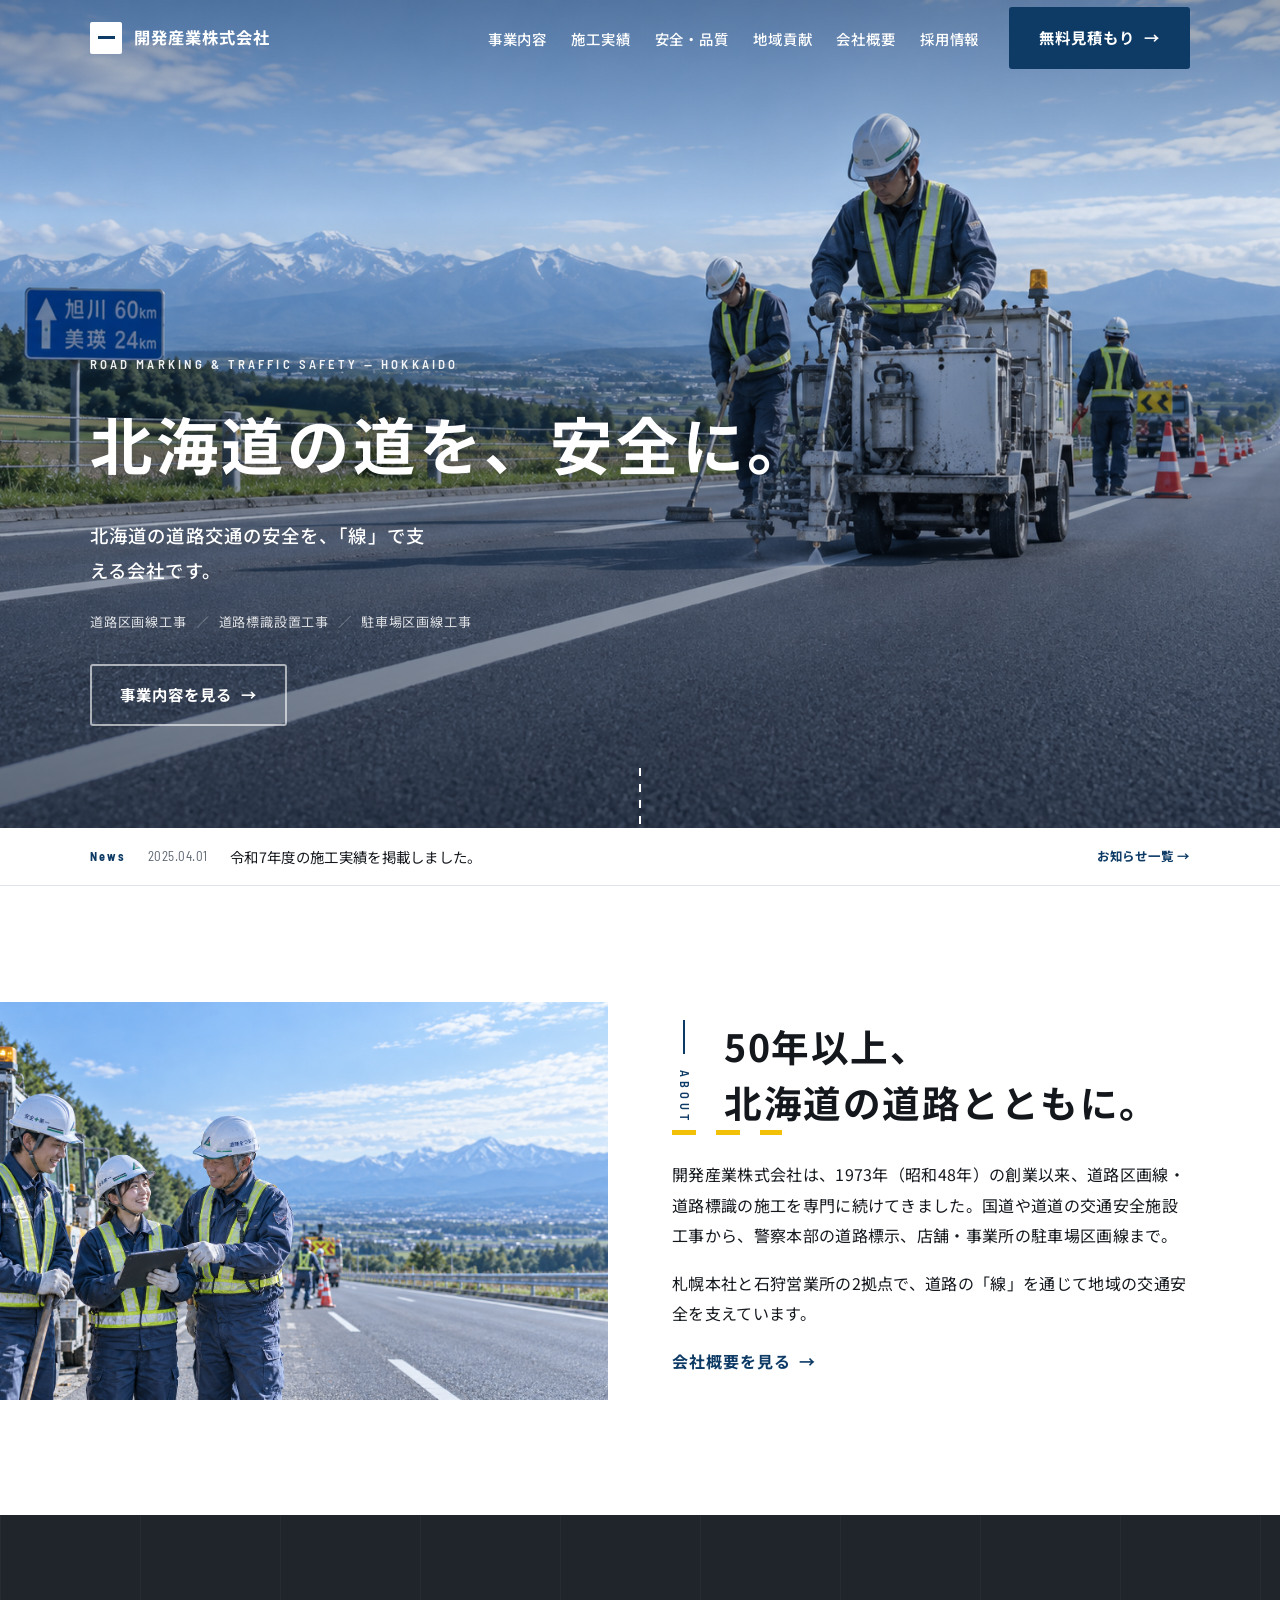
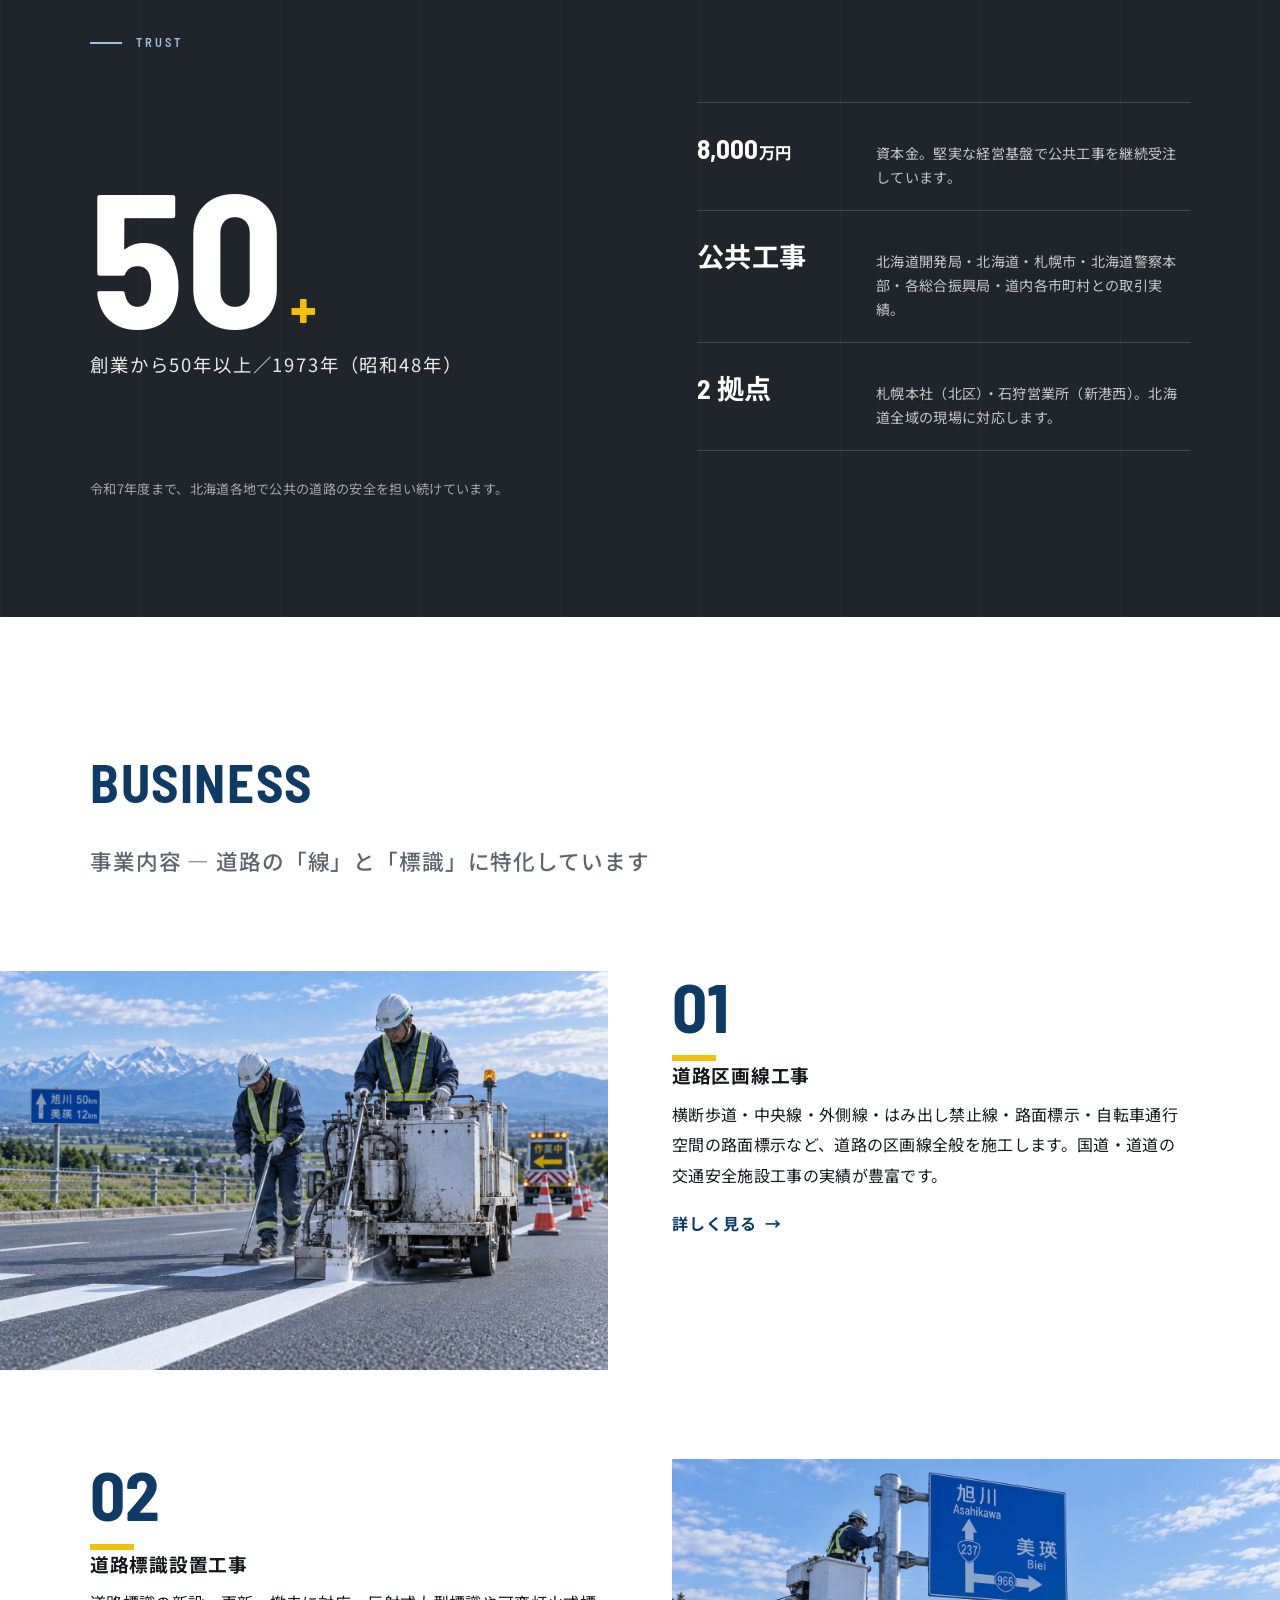
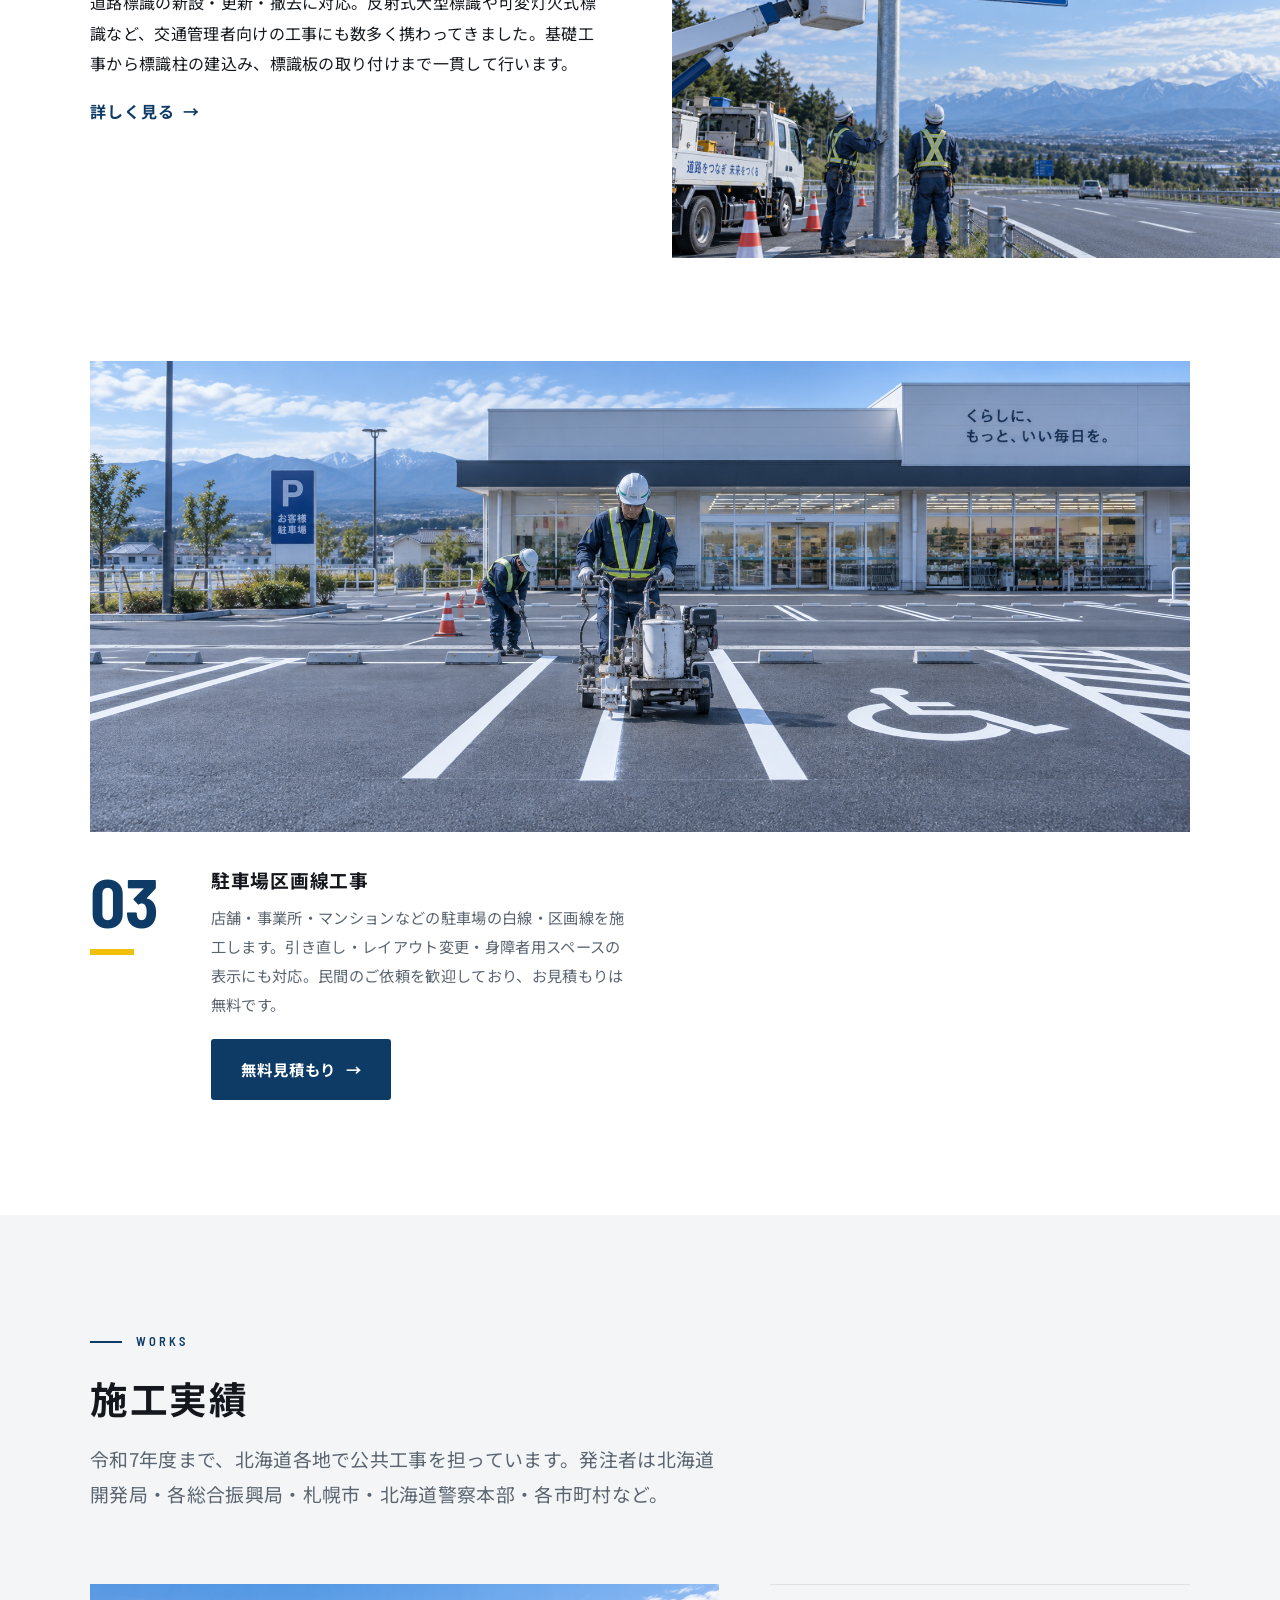
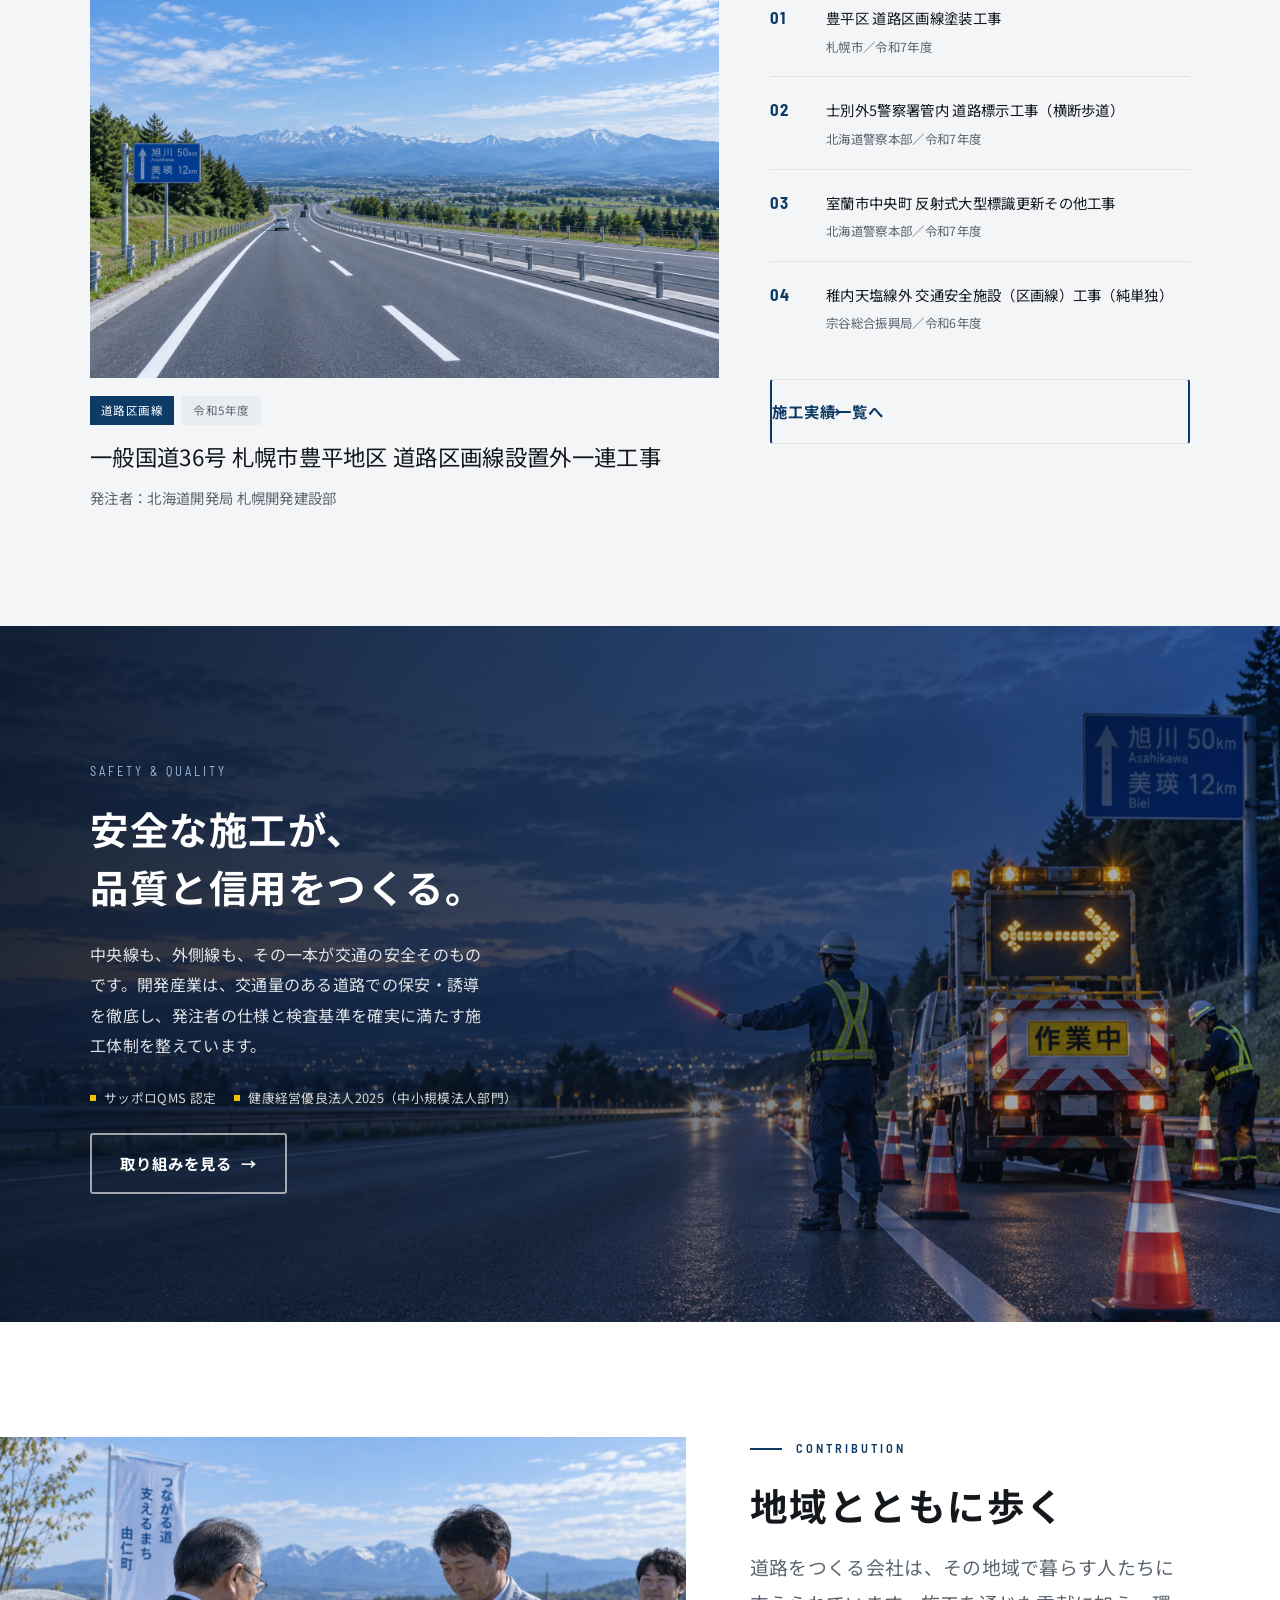
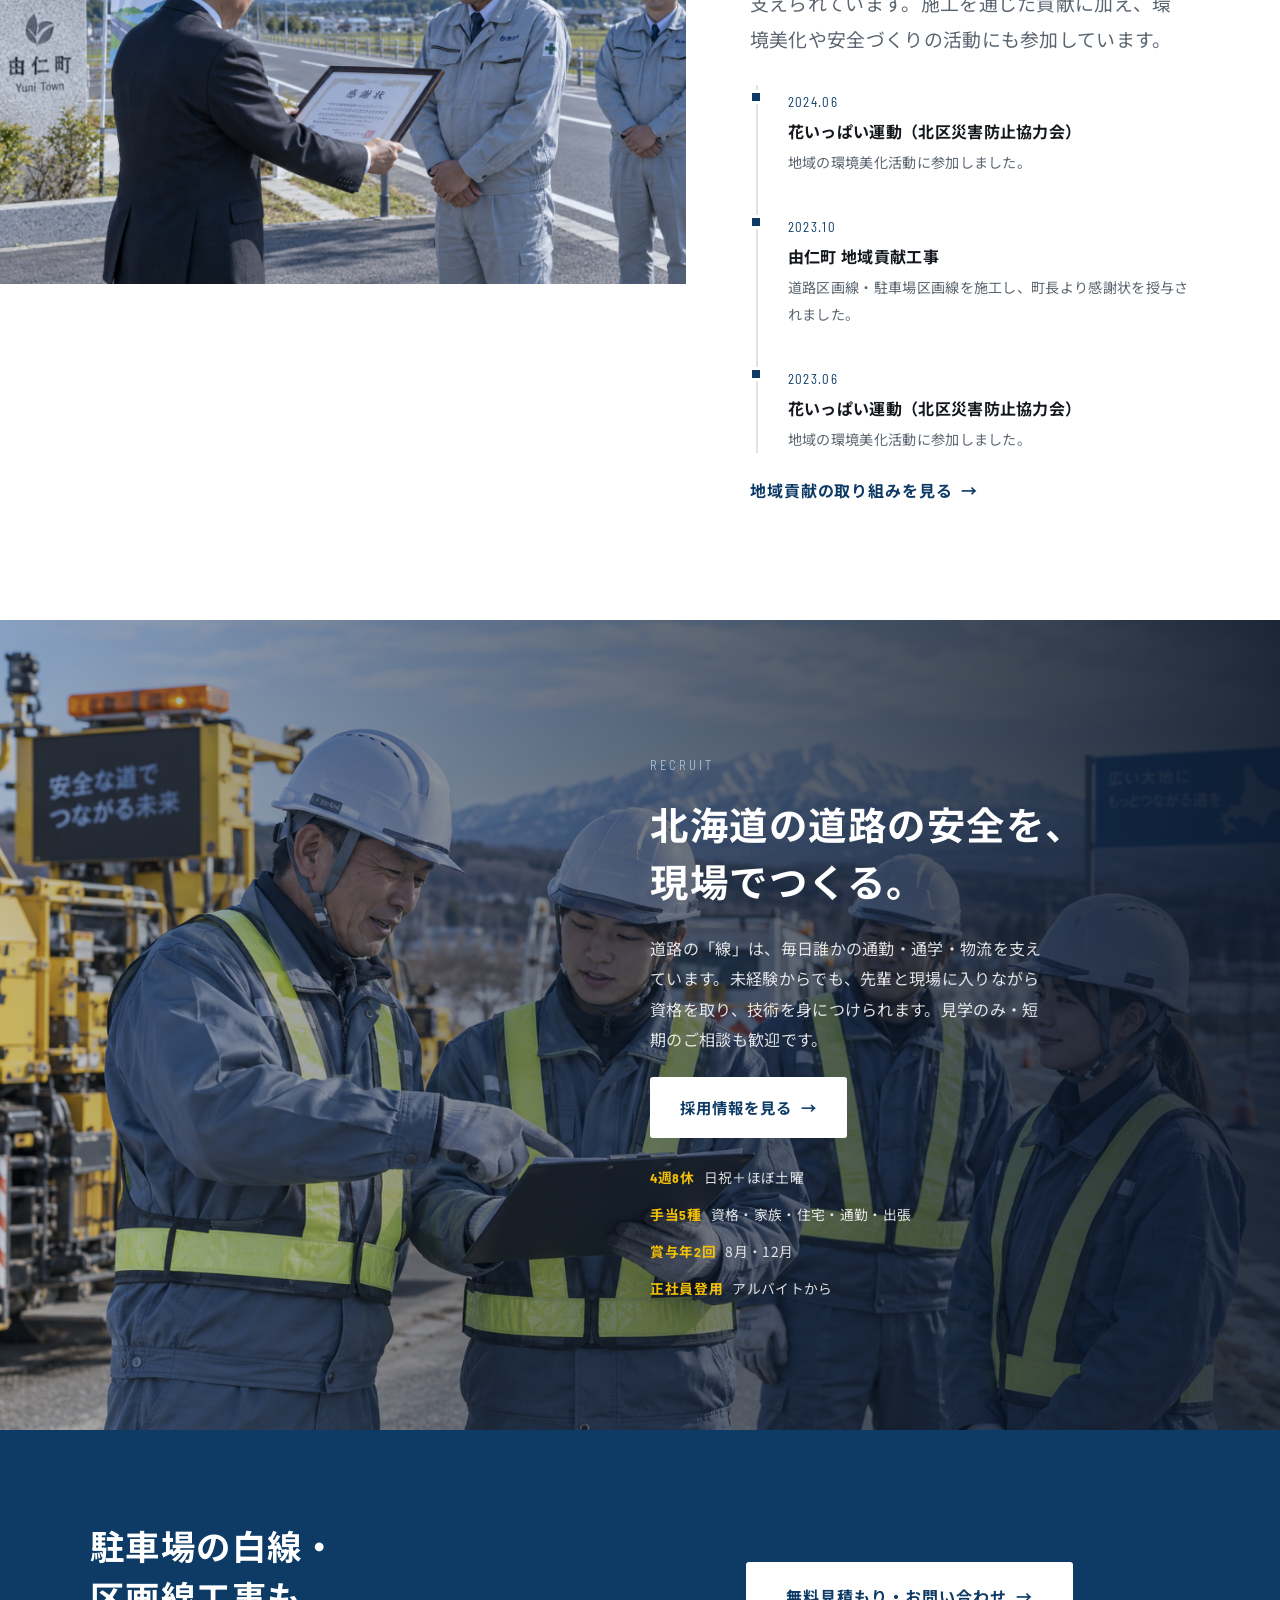
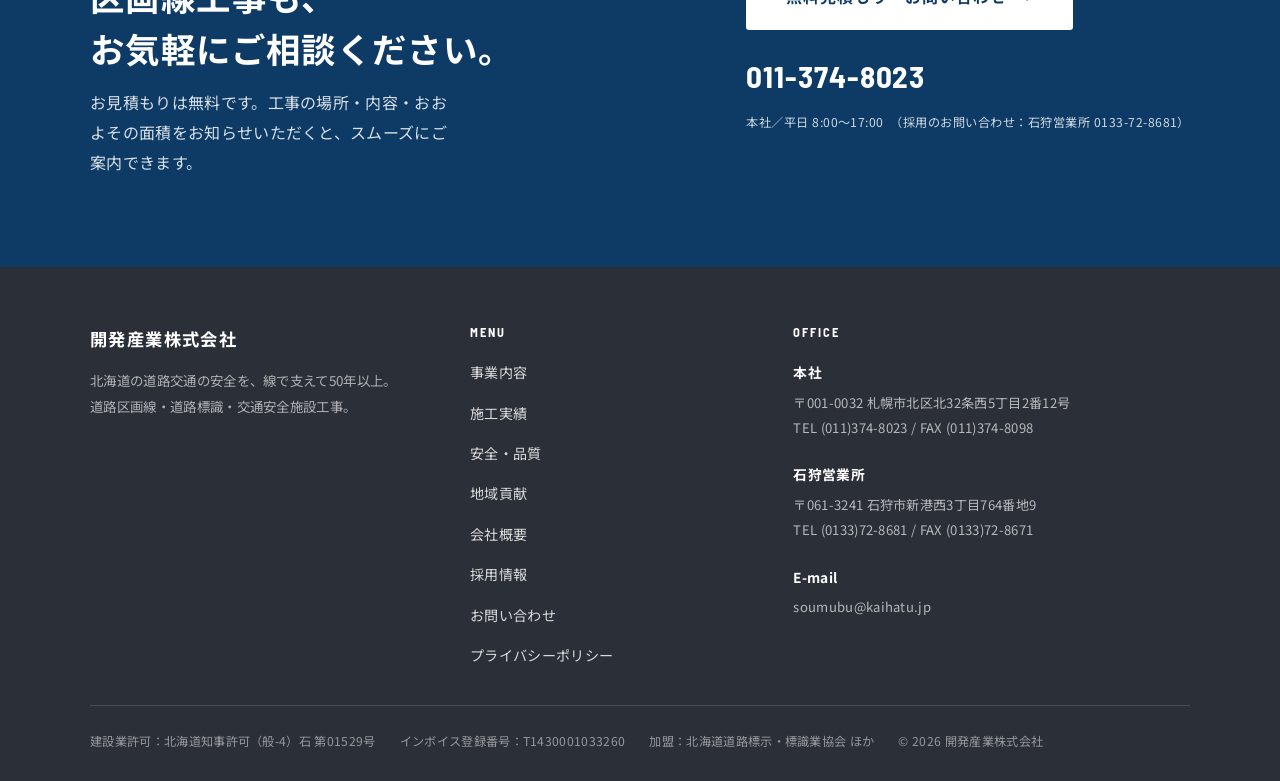
<file: index.html>
<!DOCTYPE html>
<html lang="ja">
<head>
<meta charset="UTF-8">
<meta name="viewport" content="width=device-width, initial-scale=1">
<title>開発産業株式会社｜北海道の道路区画線・道路標識工事｜札幌・石狩</title>
<meta name="description" content="開発産業株式会社は1973年創業、北海道札幌市の道路区画線工事・道路標識設置工事・駐車場区画線工事の専門会社です。北海道開発局・北海道・札幌市・北海道警察など公共工事の実績多数。駐車場の白線工事は見積もり無料。">
<meta property="og:title" content="開発産業株式会社｜北海道の道路区画線・道路標識工事">
<meta property="og:description" content="1973年創業。北海道の道路交通の安全を『線』で支える、道路区画線・道路標識・交通安全施設工事の専門会社。">
<meta property="og:type" content="website">
<link rel="preconnect" href="https://fonts.googleapis.com">
<link rel="preconnect" href="https://fonts.gstatic.com" crossorigin>
<link href="https://fonts.googleapis.com/css2?family=Barlow+Semi+Condensed:wght@500;600;700&family=Noto+Sans+JP:wght@400;500;700&display=swap" rel="stylesheet">
<link rel="stylesheet" href="assets/css/style.css">
<script type="application/ld+json">
{
  "@context":"https://schema.org",
  "@type":"GeneralContractor",
  "name":"開発産業株式会社",
  "foundingDate":"1973-05-01",
  "url":"",
  "email":"soumubu@kaihatu.jp",
  "telephone":"+81-11-374-8023",
  "address":{"@type":"PostalAddress","postalCode":"001-0032","addressRegion":"北海道","addressLocality":"札幌市北区","streetAddress":"北32条西5丁目2番12号"},
  "areaServed":"北海道",
  "knowsAbout":["道路区画線工事","道路標識設置工事","駐車場区画線工事","交通安全施設工事"]
}
</script>
</head>
<body>
<a class="skip-link" href="#main">本文へスキップ</a>

<header class="site-header">
  <div class="container">
    <a class="brand" href="index.html" aria-label="開発産業株式会社 トップページ">
      <span class="brand__mark"><span></span></span>
      <span class="brand__name">開発産業株式会社</span>
    </a>
    <button class="nav-toggle" aria-label="メニューを開く" aria-expanded="false" aria-controls="gnav"><span></span><span></span><span></span></button>
    <nav class="gnav" id="gnav" aria-label="グローバルナビゲーション">
      <ul class="gnav__list">
        <li><a href="business.html">事業内容</a></li>
        <li><a href="works.html">施工実績</a></li>
        <li><a href="safety.html">安全・品質</a></li>
        <li><a href="contribution.html">地域貢献</a></li>
        <li><a href="about.html">会社概要</a></li>
        <li><a href="recruit.html">採用情報</a></li>
      </ul>
      <div class="gnav__cta">
        <a class="btn" href="contact.html">無料見積もり<span class="arw" aria-hidden="true">→</span></a>
      </div>
    </nav>
  </div>
</header>
<div class="nav-scrim" aria-hidden="true"></div>

<main id="main">

  <!-- ===== HERO ===== -->
  <section class="hero">
    <div class="hero__bg" aria-hidden="true">
      <div class="hero__scene hero__scene--a is-active"></div>
      <div class="hero__scene hero__scene--b"></div>
      <div class="hero__scene hero__scene--c"></div>
      <div class="hero__road"></div>
      <div class="hero__scrim"></div>
    </div>
    <div class="container hero__inner">
      <p class="hero__eyebrow">Road marking &amp; Traffic safety — Hokkaido</p>
      <h1 class="hero__title">北海道の道を、安全に。</h1>
      <p class="hero__sub">北海道の道路交通の安全を、「線」で支える会社です。</p>
      <p class="hero__meta">
        <span>道路区画線工事</span><i aria-hidden="true">／</i><span>道路標識設置工事</span><i aria-hidden="true">／</i><span>駐車場区画線工事</span>
      </p>
      <p class="hero__cta"><a class="btn btn--ghost" href="business.html">事業内容を見る<span class="arw" aria-hidden="true">→</span></a></p>
    </div>
    <span class="hero__cue" aria-hidden="true"></span>
  </section>

  <!-- ===== NEWS BAR ===== -->
  <div class="newsbar">
    <div class="container newsbar__row">
      <span class="newsbar__k">News</span>
      <span class="newsbar__date">2025.04.01</span>
      <a class="newsbar__t" href="works.html">令和7年度の施工実績を掲載しました。</a>
      <a class="newsbar__more" href="works.html">お知らせ一覧 →</a>
    </div>
  </div>

  <!-- ===== ABOUT ===== 大型写真 × 会社メッセージ -->
  <section class="section">
    <div class="container">
      <div class="edito">
        <div class="edito__media bleed-l reveal">
          <div class="media media--sky media--16x10"><img src="assets/img/about/about-team.jpg" alt="北海道の道路を支える開発産業の施工チーム" loading="lazy"></div>
        </div>
        <div class="edito__body reveal d1">
          <div class="sec-h sec-h--side">
            <span class="en">About</span>
            <h2 class="ttl">50年以上、北海道の道路とともに。</h2>
          </div>
          <div class="roadline" aria-hidden="true"></div>
          <p>開発産業株式会社は、1973年（昭和48年）の創業以来、道路区画線・道路標識の施工を専門に続けてきました。国道や道道の交通安全施設工事から、警察本部の道路標示、店舗・事業所の駐車場区画線まで。</p>
          <p>札幌本社と石狩営業所の2拠点で、道路の「線」を通じて地域の交通安全を支えています。</p>
          <p class="mt-s"><a class="textlink" href="about.html">会社概要を見る<span class="arw" aria-hidden="true">→</span></a></p>
        </div>
      </div>
    </div>
  </section>

  <!-- ===== TRUST ===== 数字で見る開発産業（非対称タイポグラフィ） -->
  <section class="section trust" aria-labelledby="trust-h">
    <div class="container">
      <p class="sec-h sec-h--light" style="margin-bottom:clamp(28px,4vw,48px)"><span class="en">Trust</span></p>
      <h2 id="trust-h" class="sr-only" style="position:absolute;width:1px;height:1px;overflow:hidden;clip:rect(0 0 0 0)">数字で見る開発産業</h2>
      <div class="trust__grid">
        <div class="trust__hero reveal">
          <div class="n"><span data-count="50">50</span><span class="u">+</span></div>
          <p class="cap">創業から50年以上／1973年（昭和48年）</p>
        </div>
        <div class="trust__list reveal d1">
          <div><span class="trust__k">8,000<small style="font-size:.6em">万円</small></span><span class="trust__v">資本金。堅実な経営基盤で公共工事を継続受注しています。</span></div>
          <div><span class="trust__k">公共工事</span><span class="trust__v">北海道開発局・北海道・札幌市・北海道警察本部・各総合振興局・道内各市町村との取引実績。</span></div>
          <div><span class="trust__k">2 拠点</span><span class="trust__v">札幌本社（北区）・石狩営業所（新港西）。北海道全域の現場に対応します。</span></div>
        </div>
      </div>
      <p class="trust__note reveal d2">令和7年度まで、北海道各地で公共の道路の安全を担い続けています。</p>
    </div>
  </section>

  <!-- ===== BUSINESS ===== 3事業 = Editorial 交互レイアウト -->
  <section class="section" aria-labelledby="biz-h">
    <div class="container">
      <div class="sec-h sec-h--big reveal">
        <span class="en">Business</span>
        <p class="ttl" id="biz-h">事業内容 ― 道路の「線」と「標識」に特化しています</p>
      </div>

      <div class="edito mt-l" style="margin-top:clamp(48px,7vw,90px)">
        <div class="edito__media bleed-l reveal">
          <div class="media media--16x10"><img src="assets/img/business/biz-02-sign.jpg" alt="溶融式ライン引き機による道路区画線の施工" loading="lazy"></div>
        </div>
        <div class="edito__body reveal d1">
          <span class="signo">01</span>
          <h3 style="font-size:clamp(1.3rem,1.1rem+.8vw,1.7rem);letter-spacing:.04em;margin-bottom:.5em">道路区画線工事</h3>
          <p>横断歩道・中央線・外側線・はみ出し禁止線・路面標示・自転車通行空間の路面標示など、道路の区画線全般を施工します。国道・道道の交通安全施設工事の実績が豊富です。</p>
          <p class="mt-s"><a class="textlink" href="business.html#marking">詳しく見る<span class="arw" aria-hidden="true">→</span></a></p>
        </div>
      </div>

      <div class="edito edito--rev" style="margin-top:clamp(48px,7vw,90px)">
        <div class="edito__media bleed-r reveal">
          <div class="media media--16x10"><img src="assets/img/business/biz-03-parking.jpg" alt="道路標識柱の建込みと標識板の取り付け作業" loading="lazy"></div>
        </div>
        <div class="edito__body reveal d1">
          <span class="signo">02</span>
          <h3 style="font-size:clamp(1.3rem,1.1rem+.8vw,1.7rem);letter-spacing:.04em;margin-bottom:.5em">道路標識設置工事</h3>
          <p>道路標識の新設・更新・撤去に対応。反射式大型標識や可変灯火式標識など、交通管理者向けの工事にも数多く携わってきました。基礎工事から標識柱の建込み、標識板の取り付けまで一貫して行います。</p>
          <p class="mt-s"><a class="textlink" href="business.html#sign">詳しく見る<span class="arw" aria-hidden="true">→</span></a></p>
        </div>
      </div>

      <!-- 03 は横長で意図的にリズムを崩す -->
      <div class="biz-full" style="margin-top:clamp(56px,8vw,110px)">
        <div class="biz-full__media reveal">
          <div class="media media--wide"><img src="assets/img/business/marking-tall.jpg" alt="店舗・事業所駐車場の区画線施工" loading="lazy"></div>
        </div>
        <div class="biz-full__body reveal d1">
          <span class="signo">03</span>
          <div>
            <h3 style="font-size:clamp(1.3rem,1.1rem+.8vw,1.7rem);letter-spacing:.04em;margin-bottom:.5em">駐車場区画線工事</h3>
            <p>店舗・事業所・マンションなどの駐車場の白線・区画線を施工します。引き直し・レイアウト変更・身障者用スペースの表示にも対応。民間のご依頼を歓迎しており、お見積もりは無料です。</p>
            <a class="btn" href="contact.html">無料見積もり<span class="arw" aria-hidden="true">→</span></a>
          </div>
        </div>
      </div>
    </div>
  </section>

  <!-- ===== WORKS ===== 代表実績(大) + 他実績(番号リスト) -->
  <section class="section section--soft" aria-labelledby="works-h">
    <div class="container">
      <div class="sec-h reveal">
        <span class="en">Works</span>
        <h2 class="ttl" id="works-h">施工実績</h2>
      </div>
      <p class="lead reveal d1" style="margin-top:14px">令和7年度まで、北海道各地で公共工事を担っています。発注者は北海道開発局・各総合振興局・札幌市・北海道警察本部・各市町村など。</p>

      <div class="works-split mt-l">
        <article class="wf reveal">
          <div class="wf__media hoverzoom"><div class="media media--fill"><img src="assets/img/works/works-feature.jpg" alt="一般国道36号 札幌市豊平地区 道路区画線設置工事" loading="lazy"></div></div>
          <div class="wf__meta"><span class="tag-cat">道路区画線</span><span class="tag-year">令和5年度</span></div>
          <p class="wf__title">一般国道36号 札幌市豊平地区 道路区画線設置外一連工事</p>
          <p class="wf__client">発注者：北海道開発局 札幌開発建設部</p>
        </article>
        <div class="works-list reveal d1">
          <a href="works.html"><span class="no">01</span><span><span class="t">豊平区 道路区画線塗装工事</span><span class="c">札幌市／令和7年度</span></span></a>
          <a href="works.html"><span class="no">02</span><span><span class="t">士別外5警察署管内 道路標示工事（横断歩道）</span><span class="c">北海道警察本部／令和7年度</span></span></a>
          <a href="works.html"><span class="no">03</span><span><span class="t">室蘭市中央町 反射式大型標識更新その他工事</span><span class="c">北海道警察本部／令和7年度</span></span></a>
          <a href="works.html"><span class="no">04</span><span><span class="t">稚内天塩線外 交通安全施設（区画線）工事（純単独）</span><span class="c">宗谷総合振興局／令和6年度</span></span></a>
          <div class="works-list__foot"><a class="btn btn--outline" href="works.html">施工実績一覧へ<span class="arw" aria-hidden="true">→</span></a></div>
        </div>
      </div>
    </div>
  </section>

  <!-- ===== SAFETY ===== 現場写真バンド + テキストパネル -->
  <section class="photo-band" aria-labelledby="safety-h">
    <div class="photo-band__bg" aria-hidden="true"><div class="media"><img src="assets/img/safety/safety-main.jpg" alt="" loading="lazy"></div></div>
    <div class="container photo-band__inner">
      <div class="photo-band__panel reveal">
        <span class="en" style="font-family:var(--font-en);letter-spacing:.24em;text-transform:uppercase;font-size:.78rem;color:#9fc0e0">Safety &amp; Quality</span>
        <h2 id="safety-h">安全な施工が、品質と信用をつくる。</h2>
        <p>中央線も、外側線も、その一本が交通の安全そのものです。開発産業は、交通量のある道路での保安・誘導を徹底し、発注者の仕様と検査基準を確実に満たす施工体制を整えています。</p>
        <div class="certline">
          <span>サッポロQMS 認定</span>
          <span>健康経営優良法人2025（中小規模法人部門）</span>
        </div>
        <p class="mt-s"><a class="btn btn--ghost" href="safety.html">取り組みを見る<span class="arw" aria-hidden="true">→</span></a></p>
      </div>
    </div>
  </section>

  <!-- ===== CONTRIBUTION ===== 大きな写真 + タイムライン -->
  <section class="section" aria-labelledby="contrib-h">
    <div class="container">
      <div class="edito edito--wide">
        <div class="edito__media bleed-l reveal">
          <div class="media media--16x10"><img src="assets/img/contribution/contribution-yuni.jpg" alt="由仁町での地域貢献工事と感謝状の授与" loading="lazy"></div>
        </div>
        <div class="edito__body reveal d1">
          <div class="sec-h">
            <span class="en">Contribution</span>
            <h2 class="ttl" id="contrib-h">地域とともに歩く</h2>
          </div>
          <p class="lead" style="margin:16px 0 28px">道路をつくる会社は、その地域で暮らす人たちに支えられています。施工を通じた貢献に加え、環境美化や安全づくりの活動にも参加しています。</p>
          <ul class="timeline">
            <li><time>2024.06</time><h3>花いっぱい運動（北区災害防止協力会）</h3><p>地域の環境美化活動に参加しました。</p></li>
            <li><time>2023.10</time><h3>由仁町 地域貢献工事</h3><p>道路区画線・駐車場区画線を施工し、町長より感謝状を授与されました。</p></li>
            <li><time>2023.06</time><h3>花いっぱい運動（北区災害防止協力会）</h3><p>地域の環境美化活動に参加しました。</p></li>
          </ul>
          <p class="mt-s"><a class="textlink" href="contribution.html">地域貢献の取り組みを見る<span class="arw" aria-hidden="true">→</span></a></p>
        </div>
      </div>
    </div>
  </section>

  <!-- ===== RECRUIT ===== 人物写真を主役に -->
  <section class="photo-band photo-band--r" aria-labelledby="recruit-h">
    <div class="photo-band__bg" aria-hidden="true"><div class="media media--sky"><img src="assets/img/band/band-safety.jpg" alt="" loading="lazy"></div></div>
    <div class="container photo-band__inner">
      <div class="photo-band__panel reveal">
        <span class="en" style="font-family:var(--font-en);letter-spacing:.24em;text-transform:uppercase;font-size:.78rem;color:#9fc0e0">Recruit</span>
        <h2 id="recruit-h">北海道の道路の安全を、現場でつくる。</h2>
        <p>道路の「線」は、毎日誰かの通勤・通学・物流を支えています。未経験からでも、先輩と現場に入りながら資格を取り、技術を身につけられます。見学のみ・短期のご相談も歓迎です。</p>
        <p class="mt-s"><a class="btn btn--light" href="recruit.html">採用情報を見る<span class="arw" aria-hidden="true">→</span></a></p>
        <p class="factline">
          <span><b>4週8休</b>日祝＋ほぼ土曜</span>
          <span><b>手当5種</b>資格・家族・住宅・通勤・出張</span>
          <span><b>賞与年2回</b>8月・12月</span>
          <span><b>正社員登用</b>アルバイトから</span>
        </p>
      </div>
    </div>
  </section>

  <!-- ===== CONTACT ===== 横長CTAバンド1つ（フォームなし） -->
  <section class="section cta-band" id="contact" aria-labelledby="cta-h">
    <div class="container">
      <div class="cta-band__row">
        <div class="cta-band__lead reveal">
          <h2 id="cta-h">駐車場の白線・区画線工事も、お気軽にご相談ください。</h2>
          <p>お見積もりは無料です。工事の場所・内容・おおよその面積をお知らせいただくと、スムーズにご案内できます。</p>
        </div>
        <div class="cta-band__act reveal d1">
          <a class="btn btn--light btn--lg" href="contact.html">無料見積もり・お問い合わせ<span class="arw" aria-hidden="true">→</span></a>
          <div class="cta-band__tel">
            <b>011-374-8023</b>
            <span>本社／平日 8:00〜17:00　（採用のお問い合わせ：石狩営業所 0133-72-8681）</span>
          </div>
        </div>
      </div>
    </div>
  </section>

</main>

<footer class="site-footer">
  <div class="container">
    <div class="footer-top">
      <div class="footer-brand">
        <div class="footer-brand__name">開発産業株式会社</div>
        <p>北海道の道路交通の安全を、線で支えて50年以上。<br>道路区画線・道路標識・交通安全施設工事。</p>
      </div>
      <nav class="footer-nav" aria-label="フッターナビゲーション">
        <h4>Menu</h4>
        <ul>
          <li><a href="business.html">事業内容</a></li>
          <li><a href="works.html">施工実績</a></li>
          <li><a href="safety.html">安全・品質</a></li>
          <li><a href="contribution.html">地域貢献</a></li>
          <li><a href="about.html">会社概要</a></li>
          <li><a href="recruit.html">採用情報</a></li>
          <li><a href="contact.html">お問い合わせ</a></li>
          <li><a href="privacy.html">プライバシーポリシー</a></li>
        </ul>
      </nav>
      <div class="footer-office">
        <h4>Office</h4>
        <div class="footer-office__block">
          <b>本社</b>
          <p>〒001-0032 札幌市北区北32条西5丁目2番12号<br>TEL (011)374-8023 / FAX (011)374-8098</p>
        </div>
        <div class="footer-office__block">
          <b>石狩営業所</b>
          <p>〒061-3241 石狩市新港西3丁目764番地9<br>TEL (0133)72-8681 / FAX (0133)72-8671</p>
        </div>
        <div class="footer-office__block">
          <b>E-mail</b>
          <p>soumubu@kaihatu.jp</p>
        </div>
      </div>
    </div>
    <div class="footer-bottom">
      <span>建設業許可：北海道知事許可（般-4）石 第01529号</span>
      <span>インボイス登録番号：T1430001033260</span>
      <span>加盟：北海道道路標示・標識業協会 ほか</span>
      <span>&copy; <span data-year>2026</span> 開発産業株式会社</span>
    </div>
  </div>
</footer>

<script src="assets/js/main.js"></script>
</body>
</html>
</file>
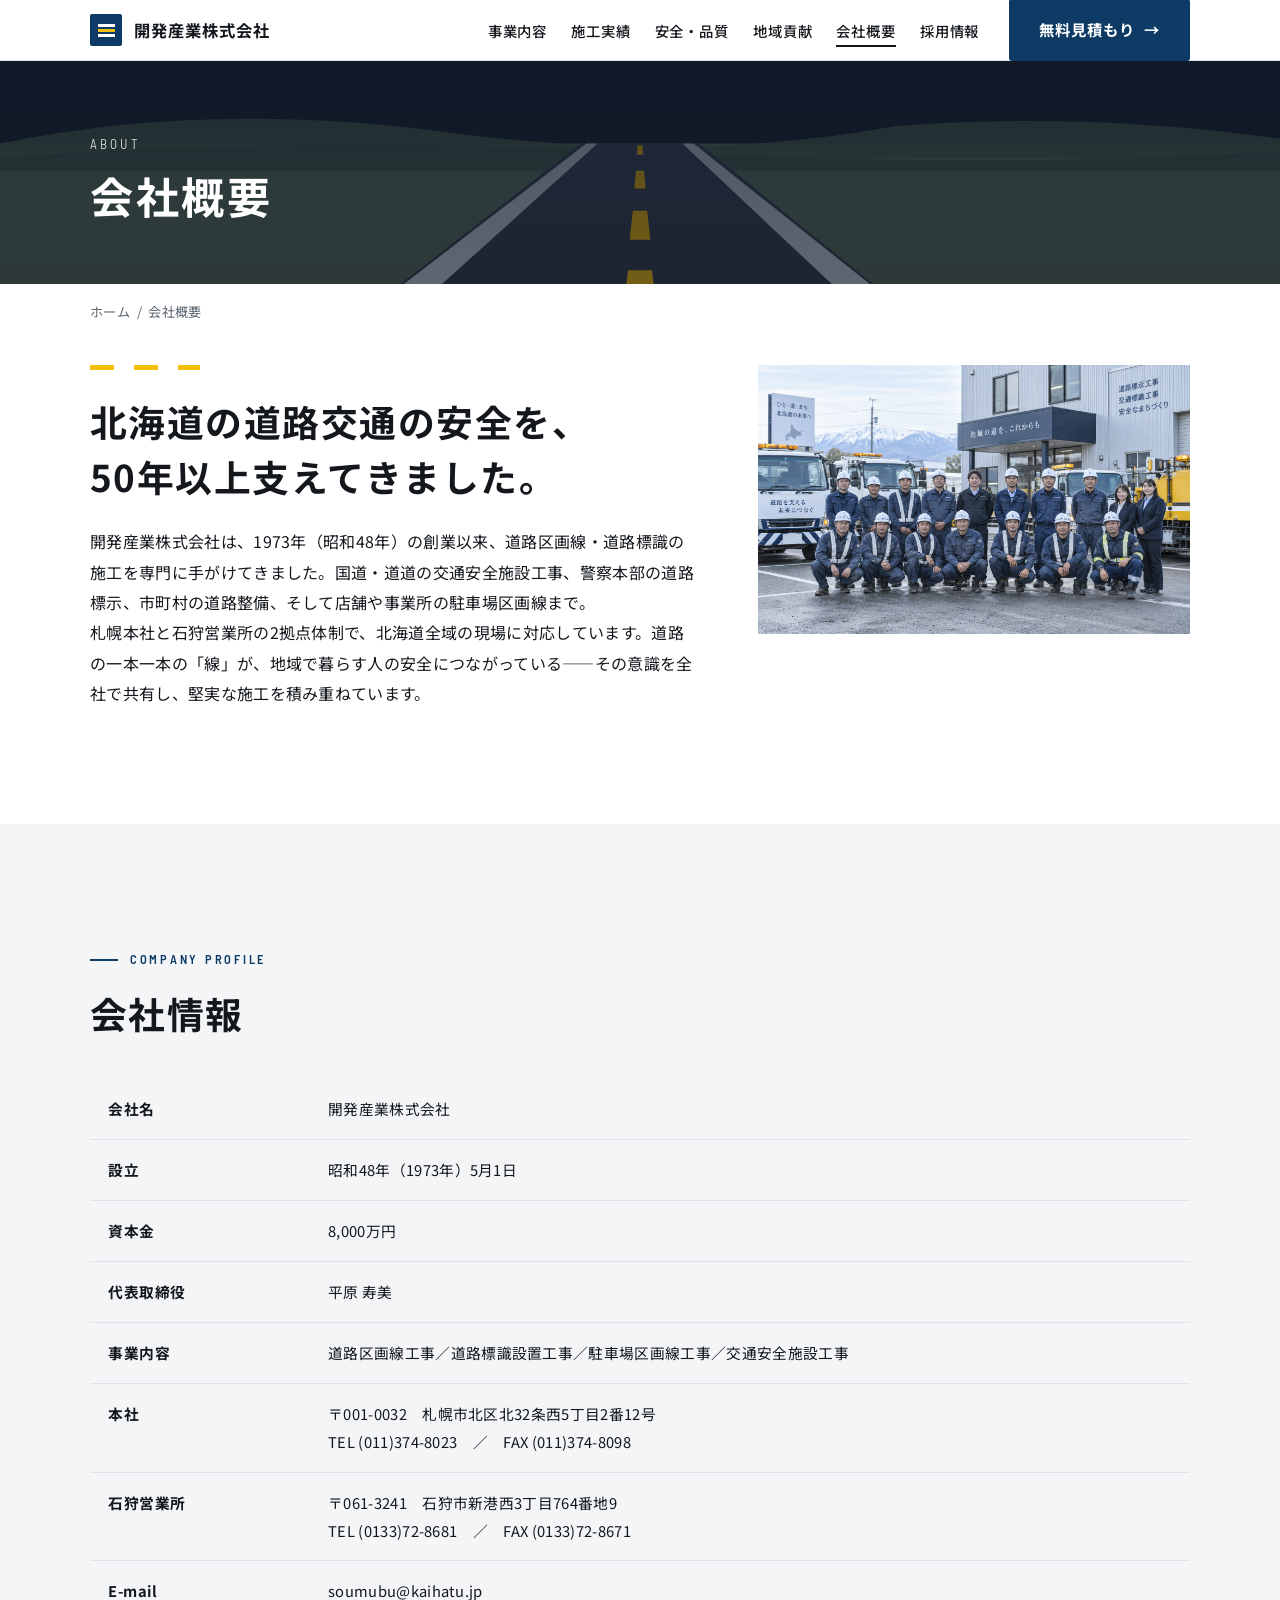
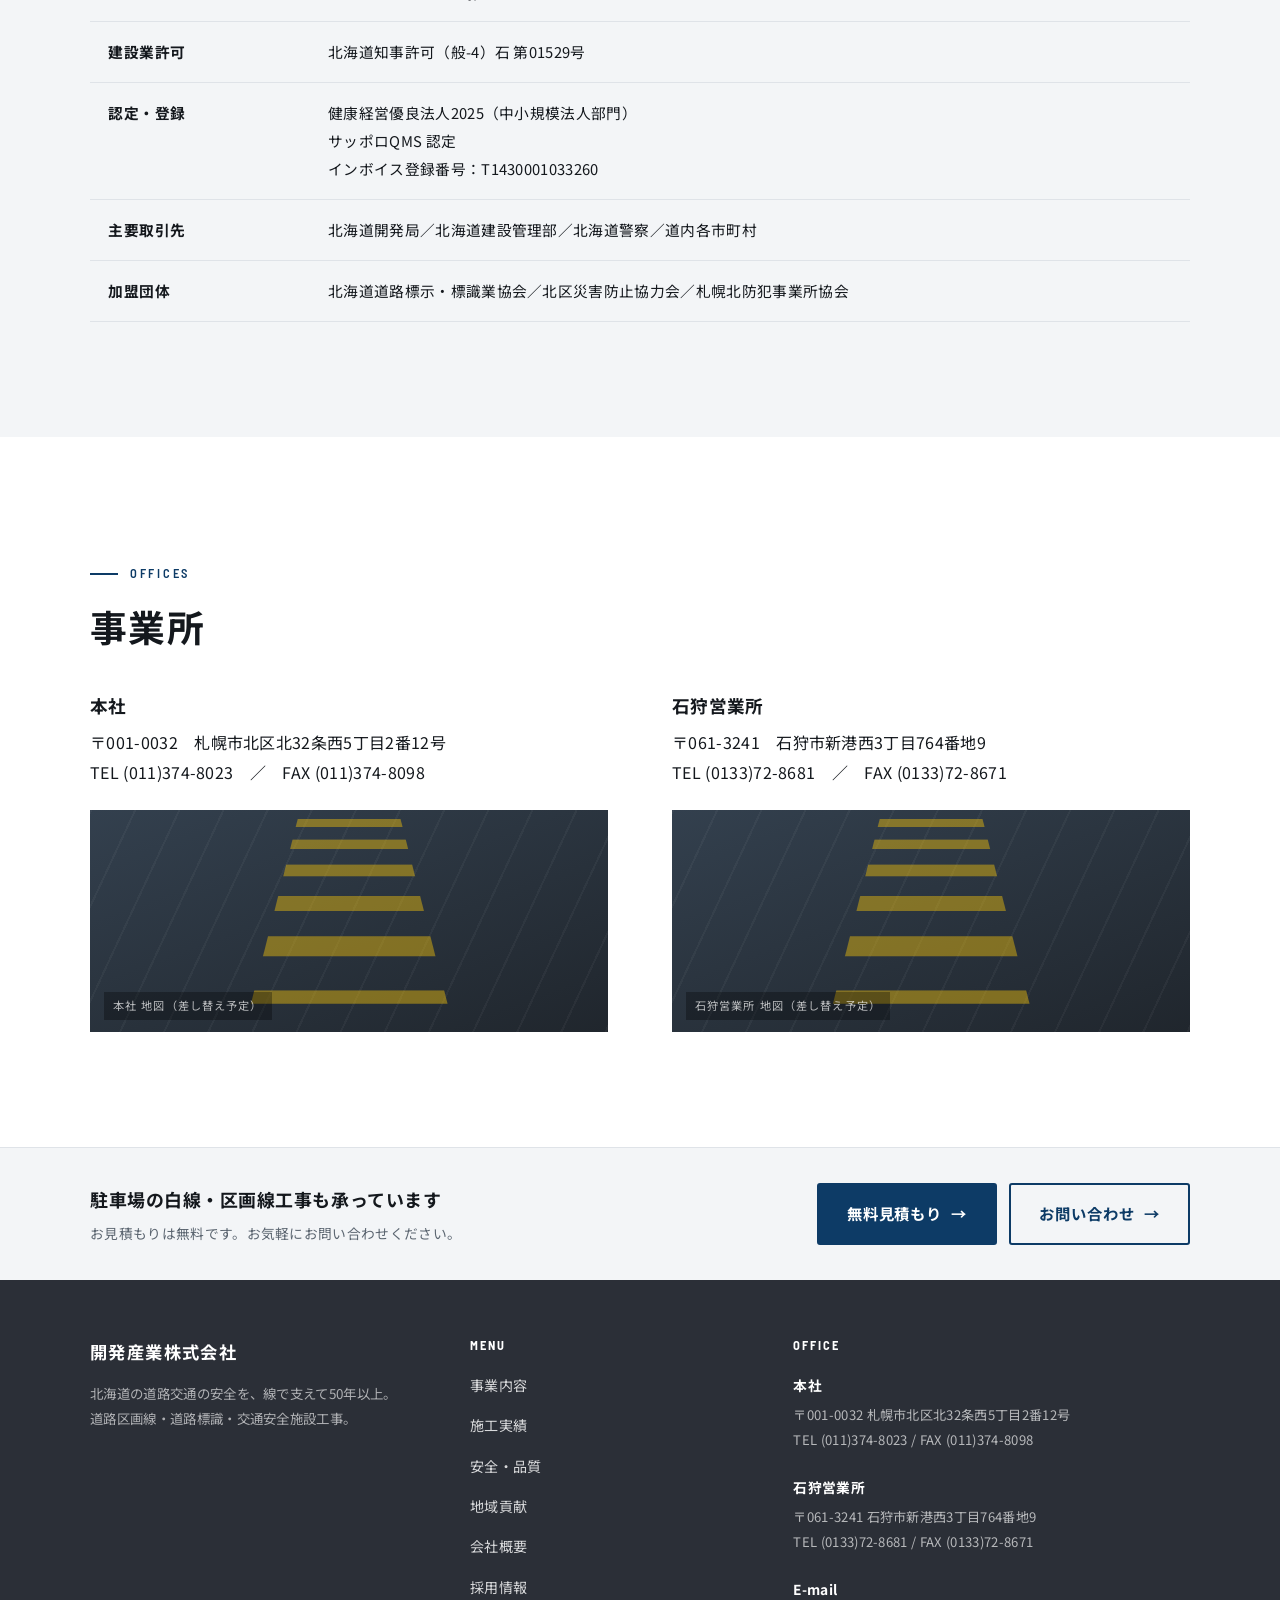
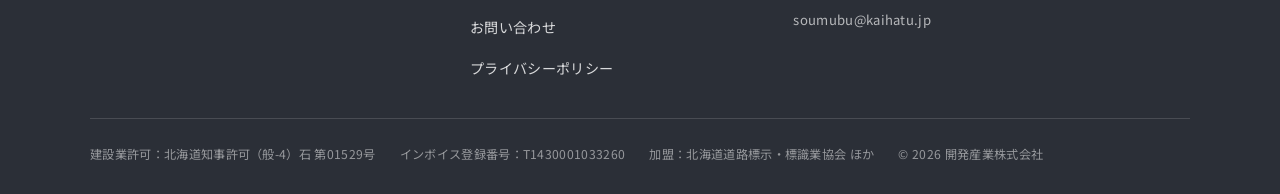
<file: about.html>
<!DOCTYPE html>
<html lang="ja">
<head>
<meta charset="UTF-8">
<meta name="viewport" content="width=device-width, initial-scale=1">
<title>会社概要｜開発産業株式会社</title>
<meta name="description" content="開発産業株式会社の会社概要。1973年（昭和48年）創業、資本金8,000万円。北海道札幌市の道路区画線工事・道路標識設置工事の専門会社。建設業許可・認定・主要取引先を掲載。">
<link rel="preconnect" href="https://fonts.googleapis.com">
<link rel="preconnect" href="https://fonts.gstatic.com" crossorigin>
<link href="https://fonts.googleapis.com/css2?family=Barlow+Semi+Condensed:wght@500;600;700&family=Noto+Sans+JP:wght@400;500;700&display=swap" rel="stylesheet">
<link rel="stylesheet" href="assets/css/style.css">
</head>
<body>
<a class="skip-link" href="#main">本文へスキップ</a>

<header class="site-header is-sub">
  <div class="container">
    <a class="brand" href="index.html" aria-label="開発産業株式会社 トップページ">
      <span class="brand__mark"><span></span></span>
      <span class="brand__name">開発産業株式会社</span>
    </a>
    <button class="nav-toggle" aria-label="メニューを開く" aria-expanded="false" aria-controls="gnav"><span></span><span></span><span></span></button>
    <nav class="gnav" id="gnav" aria-label="グローバルナビゲーション">
      <ul class="gnav__list">
        <li><a href="business.html">事業内容</a></li>
        <li><a href="works.html">施工実績</a></li>
        <li><a href="safety.html">安全・品質</a></li>
        <li><a href="contribution.html">地域貢献</a></li>
        <li><a href="about.html" aria-current="page">会社概要</a></li>
        <li><a href="recruit.html">採用情報</a></li>
      </ul>
      <div class="gnav__cta">
        <a class="btn" href="contact.html">無料見積もり<span class="arw" aria-hidden="true">→</span></a>
      </div>
    </nav>
  </div>
</header>
<div class="nav-scrim" aria-hidden="true"></div>

<main id="main">
  <section class="page-hero">
    <div class="container">
      <p class="page-hero__en">About</p>
      <h1 class="page-hero__title">会社概要</h1>
    </div>
  </section>
  <div class="container"><nav class="breadcrumb" aria-label="パンくずリスト"><a href="index.html">ホーム</a><span aria-hidden="true">/</span>会社概要</nav></div>

  <section class="section" style="padding-top:24px">
    <div class="container">
      <div class="split split--7-5">
        <div class="reveal">
          <div class="roadline" aria-hidden="true"></div>
          <h2 class="section-title">北海道の道路交通の安全を、<br>50年以上支えてきました。</h2>
          <p>開発産業株式会社は、1973年（昭和48年）の創業以来、道路区画線・道路標識の施工を専門に手がけてきました。国道・道道の交通安全施設工事、警察本部の道路標示、市町村の道路整備、そして店舗や事業所の駐車場区画線まで。</p>
          <p>札幌本社と石狩営業所の2拠点体制で、北海道全域の現場に対応しています。道路の一本一本の「線」が、地域で暮らす人の安全につながっている——その意識を全社で共有し、堅実な施工を積み重ねています。</p>
        </div>
        <div class="reveal d1"><div class="media media--sky"><img src="assets/img/band/band-recruit.jpg" alt="社屋前に集合した開発産業の施工チーム" loading="lazy"></div></div>
      </div>
    </div>
  </section>

  <section class="section section--soft" aria-labelledby="outline-h">
    <div class="container">
      <p class="eyebrow">Company profile</p>
      <h2 class="section-title" id="outline-h">会社情報</h2>
      <div class="table-scroll mt-m reveal">
        <table class="dl-table">
          <tbody>
            <tr><th>会社名</th><td>開発産業株式会社</td></tr>
            <tr><th>設立</th><td>昭和48年（1973年）5月1日</td></tr>
            <tr><th>資本金</th><td>8,000万円</td></tr>
            <tr><th>代表取締役</th><td>平原 寿美</td></tr>
            <tr><th>事業内容</th><td>道路区画線工事／道路標識設置工事／駐車場区画線工事／交通安全施設工事</td></tr>
            <tr><th>本社</th><td>〒001-0032　札幌市北区北32条西5丁目2番12号<br>TEL (011)374-8023　／　FAX (011)374-8098</td></tr>
            <tr><th>石狩営業所</th><td>〒061-3241　石狩市新港西3丁目764番地9<br>TEL (0133)72-8681　／　FAX (0133)72-8671</td></tr>
            <tr><th>E-mail</th><td>soumubu@kaihatu.jp</td></tr>
            <tr><th>建設業許可</th><td>北海道知事許可（般-4）石 第01529号</td></tr>
            <tr><th>認定・登録</th><td>健康経営優良法人2025（中小規模法人部門）<br>サッポロQMS 認定<br>インボイス登録番号：T1430001033260</td></tr>
            <tr><th>主要取引先</th><td>北海道開発局／北海道建設管理部／北海道警察／道内各市町村</td></tr>
            <tr><th>加盟団体</th><td>北海道道路標示・標識業協会／北区災害防止協力会／札幌北防犯事業所協会</td></tr>
          </tbody>
        </table>
      </div>
    </div>
  </section>

  <section class="section" aria-labelledby="offices-h">
    <div class="container">
      <p class="eyebrow">Offices</p>
      <h2 class="section-title" id="offices-h">事業所</h2>
      <div class="split mt-m">
        <div class="reveal">
          <h3 style="font-size:1.1rem;margin-bottom:8px">本社</h3>
          <p>〒001-0032　札幌市北区北32条西5丁目2番12号<br>TEL (011)374-8023　／　FAX (011)374-8098</p>
          <div class="media media--wide mt-s" data-label="本社 地図（差し替え予定）"></div>
        </div>
        <div class="reveal d1">
          <h3 style="font-size:1.1rem;margin-bottom:8px">石狩営業所</h3>
          <p>〒061-3241　石狩市新港西3丁目764番地9<br>TEL (0133)72-8681　／　FAX (0133)72-8671</p>
          <div class="media media--wide mt-s" data-label="石狩営業所 地図（差し替え予定）"></div>
        </div>
      </div>
    </div>
  </section>
</main>

<section class="cta-mini">
  <div class="container cta-mini__inner">
    <div class="cta-mini__txt">
      <b>駐車場の白線・区画線工事も承っています</b>
      <span>お見積もりは無料です。お気軽にお問い合わせください。</span>
    </div>
    <div class="cta-mini__btns">
      <a class="btn" href="contact.html">無料見積もり<span class="arw" aria-hidden="true">→</span></a>
      <a class="btn btn--outline" href="contact.html">お問い合わせ<span class="arw" aria-hidden="true">→</span></a>
    </div>
  </div>
</section>

<footer class="site-footer">
  <div class="container">
    <div class="footer-top">
      <div class="footer-brand">
        <div class="footer-brand__name">開発産業株式会社</div>
        <p>北海道の道路交通の安全を、線で支えて50年以上。<br>道路区画線・道路標識・交通安全施設工事。</p>
      </div>
      <nav class="footer-nav" aria-label="フッターナビゲーション">
        <h4>Menu</h4>
        <ul>
          <li><a href="business.html">事業内容</a></li>
          <li><a href="works.html">施工実績</a></li>
          <li><a href="safety.html">安全・品質</a></li>
          <li><a href="contribution.html">地域貢献</a></li>
          <li><a href="about.html">会社概要</a></li>
          <li><a href="recruit.html">採用情報</a></li>
          <li><a href="contact.html">お問い合わせ</a></li>
          <li><a href="privacy.html">プライバシーポリシー</a></li>
        </ul>
      </nav>
      <div class="footer-office">
        <h4>Office</h4>
        <div class="footer-office__block"><b>本社</b><p>〒001-0032 札幌市北区北32条西5丁目2番12号<br>TEL (011)374-8023 / FAX (011)374-8098</p></div>
        <div class="footer-office__block"><b>石狩営業所</b><p>〒061-3241 石狩市新港西3丁目764番地9<br>TEL (0133)72-8681 / FAX (0133)72-8671</p></div>
        <div class="footer-office__block"><b>E-mail</b><p>soumubu@kaihatu.jp</p></div>
      </div>
    </div>
    <div class="footer-bottom">
      <span>建設業許可：北海道知事許可（般-4）石 第01529号</span>
      <span>インボイス登録番号：T1430001033260</span>
      <span>加盟：北海道道路標示・標識業協会 ほか</span>
      <span>&copy; <span data-year>2026</span> 開発産業株式会社</span>
    </div>
  </div>
</footer>

<script src="assets/js/main.js"></script>
</body>
</html>
</file>
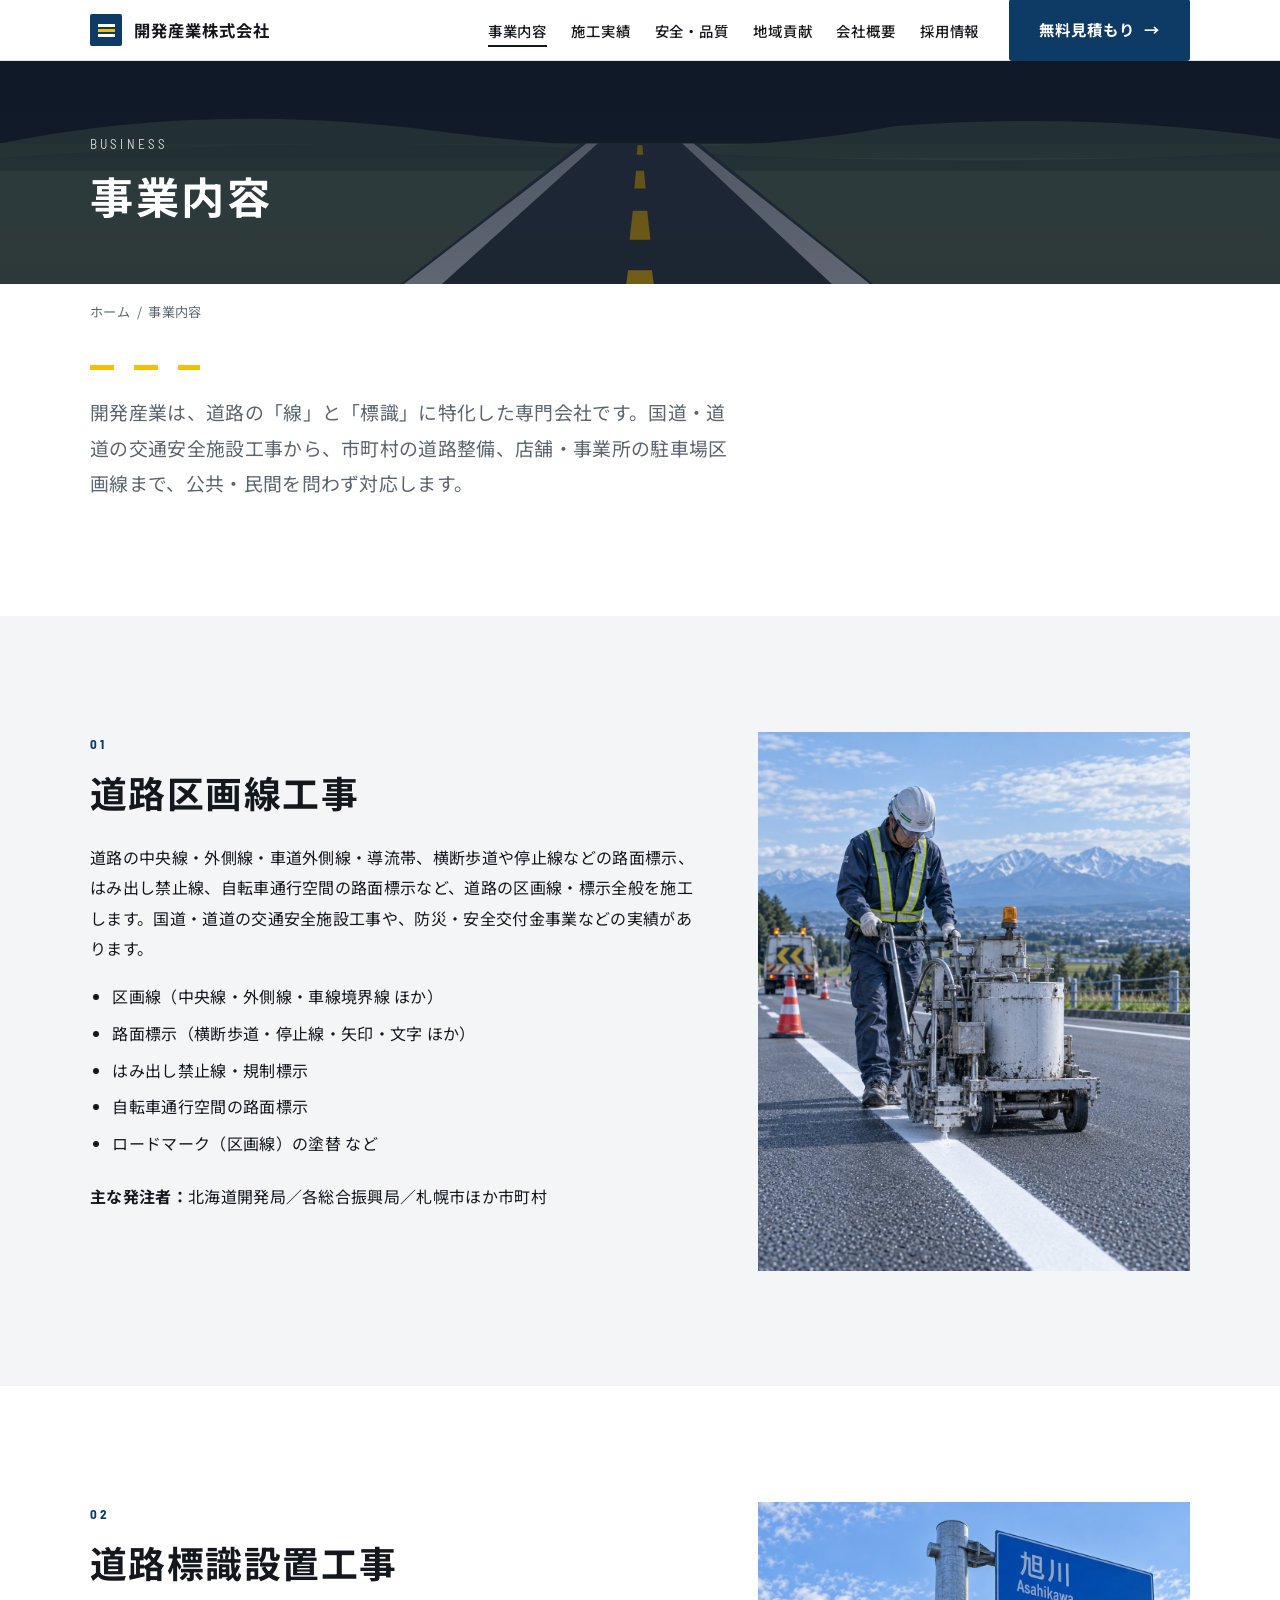
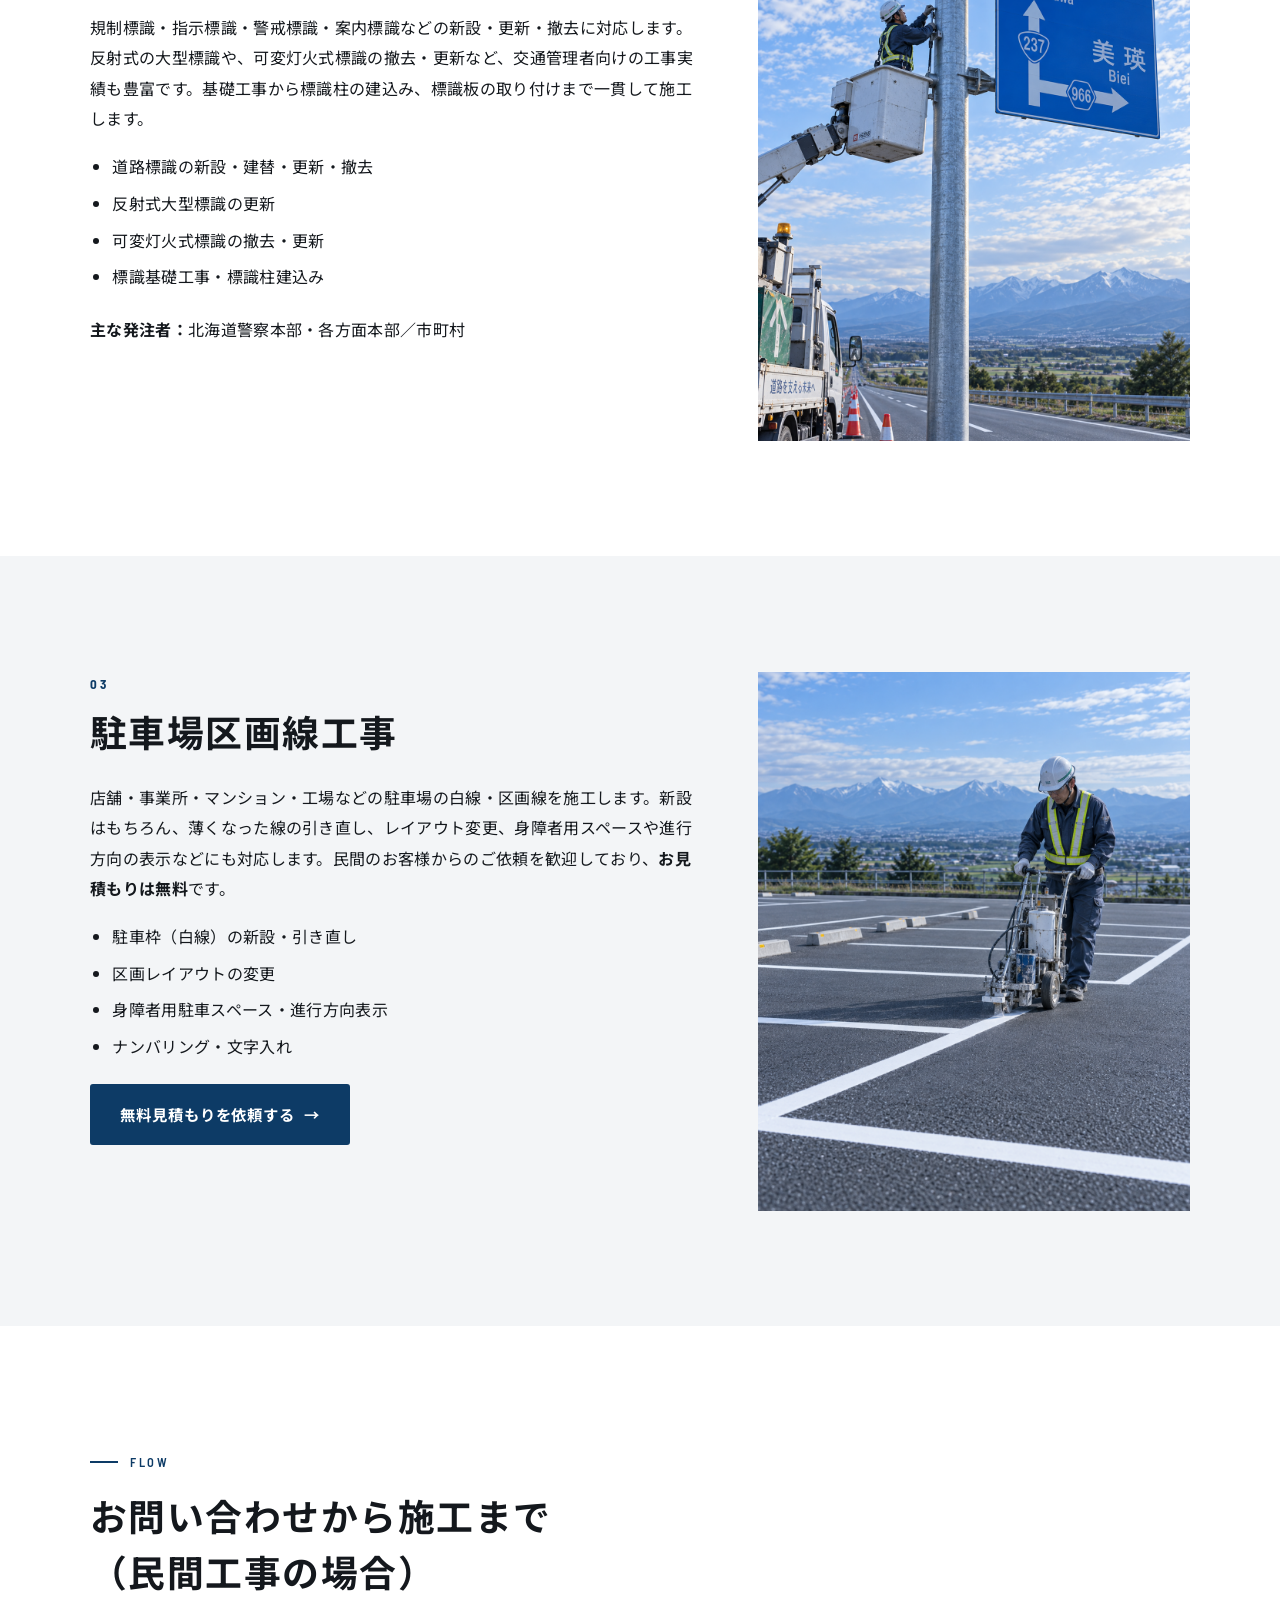
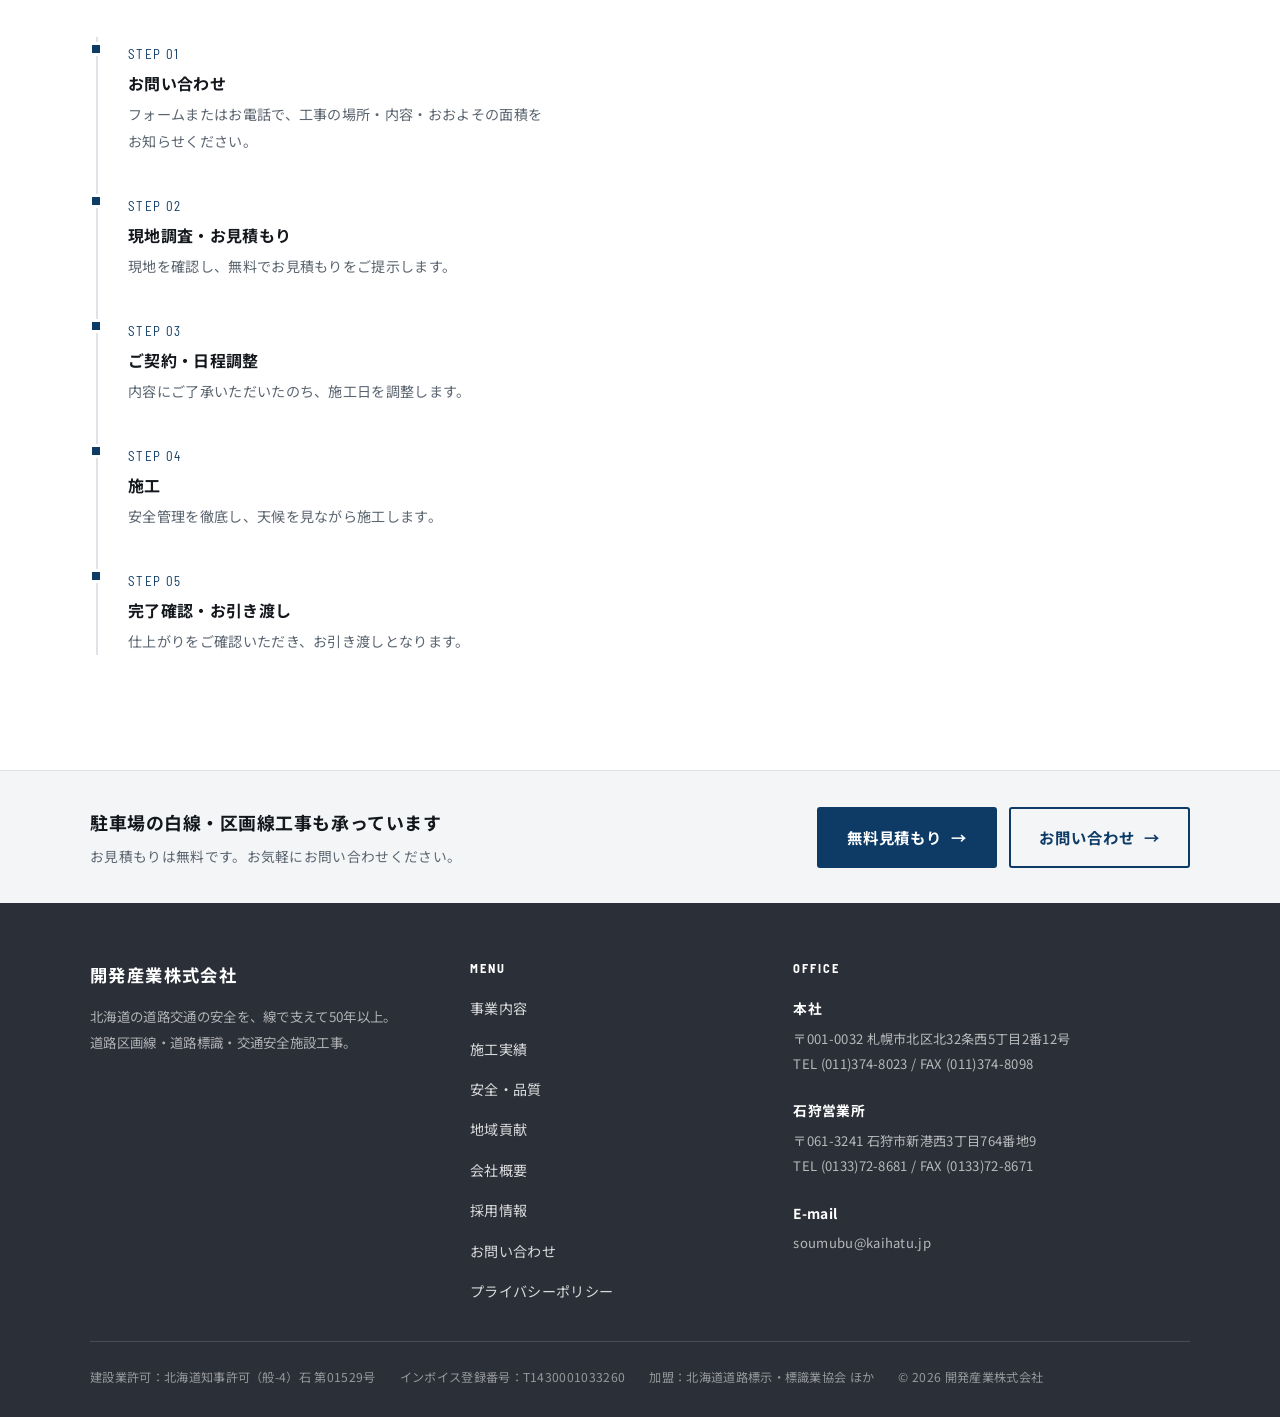
<file: business.html>
<!DOCTYPE html>
<html lang="ja">
<head>
<meta charset="UTF-8">
<meta name="viewport" content="width=device-width, initial-scale=1">
<title>事業内容｜開発産業株式会社</title>
<meta name="description" content="開発産業株式会社の事業内容。道路区画線工事（横断歩道・中央線・外側線・路面標示）、道路標識設置工事、駐車場区画線工事。北海道札幌市を拠点に公共工事から民間工事まで対応します。">
<link rel="preconnect" href="https://fonts.googleapis.com">
<link rel="preconnect" href="https://fonts.gstatic.com" crossorigin>
<link href="https://fonts.googleapis.com/css2?family=Barlow+Semi+Condensed:wght@500;600;700&family=Noto+Sans+JP:wght@400;500;700&display=swap" rel="stylesheet">
<link rel="stylesheet" href="assets/css/style.css">
</head>
<body>
<a class="skip-link" href="#main">本文へスキップ</a>

<header class="site-header is-sub">
  <div class="container">
    <a class="brand" href="index.html" aria-label="開発産業株式会社 トップページ">
      <span class="brand__mark"><span></span></span>
      <span class="brand__name">開発産業株式会社</span>
    </a>
    <button class="nav-toggle" aria-label="メニューを開く" aria-expanded="false" aria-controls="gnav"><span></span><span></span><span></span></button>
    <nav class="gnav" id="gnav" aria-label="グローバルナビゲーション">
      <ul class="gnav__list">
        <li><a href="business.html" aria-current="page">事業内容</a></li>
        <li><a href="works.html">施工実績</a></li>
        <li><a href="safety.html">安全・品質</a></li>
        <li><a href="contribution.html">地域貢献</a></li>
        <li><a href="about.html">会社概要</a></li>
        <li><a href="recruit.html">採用情報</a></li>
      </ul>
      <div class="gnav__cta"><a class="btn" href="contact.html">無料見積もり<span class="arw" aria-hidden="true">→</span></a></div>
    </nav>
  </div>
</header>
<div class="nav-scrim" aria-hidden="true"></div>

<main id="main">
  <section class="page-hero">
    <div class="container">
      <p class="page-hero__en">Business</p>
      <h1 class="page-hero__title">事業内容</h1>
    </div>
  </section>
  <div class="container"><nav class="breadcrumb" aria-label="パンくずリスト"><a href="index.html">ホーム</a><span aria-hidden="true">/</span>事業内容</nav></div>

  <section class="section" style="padding-top:24px">
    <div class="container">
      <div class="reveal">
        <div class="roadline" aria-hidden="true"></div>
        <p class="lead">開発産業は、道路の「線」と「標識」に特化した専門会社です。国道・道道の交通安全施設工事から、市町村の道路整備、店舗・事業所の駐車場区画線まで、公共・民間を問わず対応します。</p>
      </div>
    </div>
  </section>

  <!-- 01 marking -->
  <section class="section section--soft" id="marking" aria-labelledby="m-h">
    <div class="container">
      <div class="split split--7-5">
        <div class="reveal">
          <span class="biz__no">01</span>
          <h2 class="section-title" id="m-h">道路区画線工事</h2>
          <p>道路の中央線・外側線・車道外側線・導流帯、横断歩道や停止線などの路面標示、はみ出し禁止線、自転車通行空間の路面標示など、道路の区画線・標示全般を施工します。国道・道道の交通安全施設工事や、防災・安全交付金事業などの実績があります。</p>
          <ul class="prose"><li>区画線（中央線・外側線・車線境界線 ほか）</li><li>路面標示（横断歩道・停止線・矢印・文字 ほか）</li><li>はみ出し禁止線・規制標示</li><li>自転車通行空間の路面標示</li><li>ロードマーク（区画線）の塗替 など</li></ul>
          <p class="mt-s"><b>主な発注者：</b>北海道開発局／各総合振興局／札幌市ほか市町村</p>
        </div>
        <div class="reveal d1"><div class="media media--tall"><img src="assets/img/business/biz-01-marking.jpg" alt="道路区画線の施工作業" loading="lazy"></div></div>
      </div>
    </div>
  </section>

  <!-- 02 sign -->
  <section class="section" id="sign" aria-labelledby="s-h">
    <div class="container">
      <div class="split split--7-5">
        <div class="reveal d1" style="order:2"><div class="media media--tall"><img src="assets/img/business/parking-tall.jpg" alt="道路標識の設置作業" loading="lazy"></div></div>
        <div class="reveal" style="order:1">
          <span class="biz__no">02</span>
          <h2 class="section-title" id="s-h">道路標識設置工事</h2>
          <p>規制標識・指示標識・警戒標識・案内標識などの新設・更新・撤去に対応します。反射式の大型標識や、可変灯火式標識の撤去・更新など、交通管理者向けの工事実績も豊富です。基礎工事から標識柱の建込み、標識板の取り付けまで一貫して施工します。</p>
          <ul class="prose"><li>道路標識の新設・建替・更新・撤去</li><li>反射式大型標識の更新</li><li>可変灯火式標識の撤去・更新</li><li>標識基礎工事・標識柱建込み</li></ul>
          <p class="mt-s"><b>主な発注者：</b>北海道警察本部・各方面本部／市町村</p>
        </div>
      </div>
    </div>
  </section>

  <!-- 03 parking -->
  <section class="section section--soft" id="parking" aria-labelledby="p-h">
    <div class="container">
      <div class="split split--7-5">
        <div class="reveal">
          <span class="biz__no">03</span>
          <h2 class="section-title" id="p-h">駐車場区画線工事</h2>
          <p>店舗・事業所・マンション・工場などの駐車場の白線・区画線を施工します。新設はもちろん、薄くなった線の引き直し、レイアウト変更、身障者用スペースや進行方向の表示などにも対応します。民間のお客様からのご依頼を歓迎しており、<b>お見積もりは無料</b>です。</p>
          <ul class="prose"><li>駐車枠（白線）の新設・引き直し</li><li>区画レイアウトの変更</li><li>身障者用駐車スペース・進行方向表示</li><li>ナンバリング・文字入れ</li></ul>
          <p class="mt-s"><a class="btn" href="contact.html">無料見積もりを依頼する<span class="arw" aria-hidden="true">→</span></a></p>
        </div>
        <div class="reveal d1"><div class="media media--tall"><img src="assets/img/business/sign-tall.jpg" alt="駐車場の区画線施工" loading="lazy"></div></div>
      </div>
    </div>
  </section>

  <section class="section" aria-labelledby="flow-h">
    <div class="container">
      <p class="eyebrow">Flow</p>
      <h2 class="section-title" id="flow-h">お問い合わせから施工まで（民間工事の場合）</h2>
      <ul class="timeline mt-m reveal">
        <li><time>STEP 01</time><h3>お問い合わせ</h3><p>フォームまたはお電話で、工事の場所・内容・おおよその面積をお知らせください。</p></li>
        <li><time>STEP 02</time><h3>現地調査・お見積もり</h3><p>現地を確認し、無料でお見積もりをご提示します。</p></li>
        <li><time>STEP 03</time><h3>ご契約・日程調整</h3><p>内容にご了承いただいたのち、施工日を調整します。</p></li>
        <li><time>STEP 04</time><h3>施工</h3><p>安全管理を徹底し、天候を見ながら施工します。</p></li>
        <li><time>STEP 05</time><h3>完了確認・お引き渡し</h3><p>仕上がりをご確認いただき、お引き渡しとなります。</p></li>
      </ul>
    </div>
  </section>
</main>

<section class="cta-mini">
  <div class="container cta-mini__inner">
    <div class="cta-mini__txt">
      <b>駐車場の白線・区画線工事も承っています</b>
      <span>お見積もりは無料です。お気軽にお問い合わせください。</span>
    </div>
    <div class="cta-mini__btns">
      <a class="btn" href="contact.html">無料見積もり<span class="arw" aria-hidden="true">→</span></a>
      <a class="btn btn--outline" href="contact.html">お問い合わせ<span class="arw" aria-hidden="true">→</span></a>
    </div>
  </div>
</section>

<footer class="site-footer">
  <div class="container">
    <div class="footer-top">
      <div class="footer-brand">
        <div class="footer-brand__name">開発産業株式会社</div>
        <p>北海道の道路交通の安全を、線で支えて50年以上。<br>道路区画線・道路標識・交通安全施設工事。</p>
      </div>
      <nav class="footer-nav" aria-label="フッターナビゲーション">
        <h4>Menu</h4>
        <ul>
          <li><a href="business.html">事業内容</a></li>
          <li><a href="works.html">施工実績</a></li>
          <li><a href="safety.html">安全・品質</a></li>
          <li><a href="contribution.html">地域貢献</a></li>
          <li><a href="about.html">会社概要</a></li>
          <li><a href="recruit.html">採用情報</a></li>
          <li><a href="contact.html">お問い合わせ</a></li>
          <li><a href="privacy.html">プライバシーポリシー</a></li>
        </ul>
      </nav>
      <div class="footer-office">
        <h4>Office</h4>
        <div class="footer-office__block"><b>本社</b><p>〒001-0032 札幌市北区北32条西5丁目2番12号<br>TEL (011)374-8023 / FAX (011)374-8098</p></div>
        <div class="footer-office__block"><b>石狩営業所</b><p>〒061-3241 石狩市新港西3丁目764番地9<br>TEL (0133)72-8681 / FAX (0133)72-8671</p></div>
        <div class="footer-office__block"><b>E-mail</b><p>soumubu@kaihatu.jp</p></div>
      </div>
    </div>
    <div class="footer-bottom">
      <span>建設業許可：北海道知事許可（般-4）石 第01529号</span>
      <span>インボイス登録番号：T1430001033260</span>
      <span>加盟：北海道道路標示・標識業協会 ほか</span>
      <span>&copy; <span data-year>2026</span> 開発産業株式会社</span>
    </div>
  </div>
</footer>

<script src="assets/js/main.js"></script>
</body>
</html>
</file>
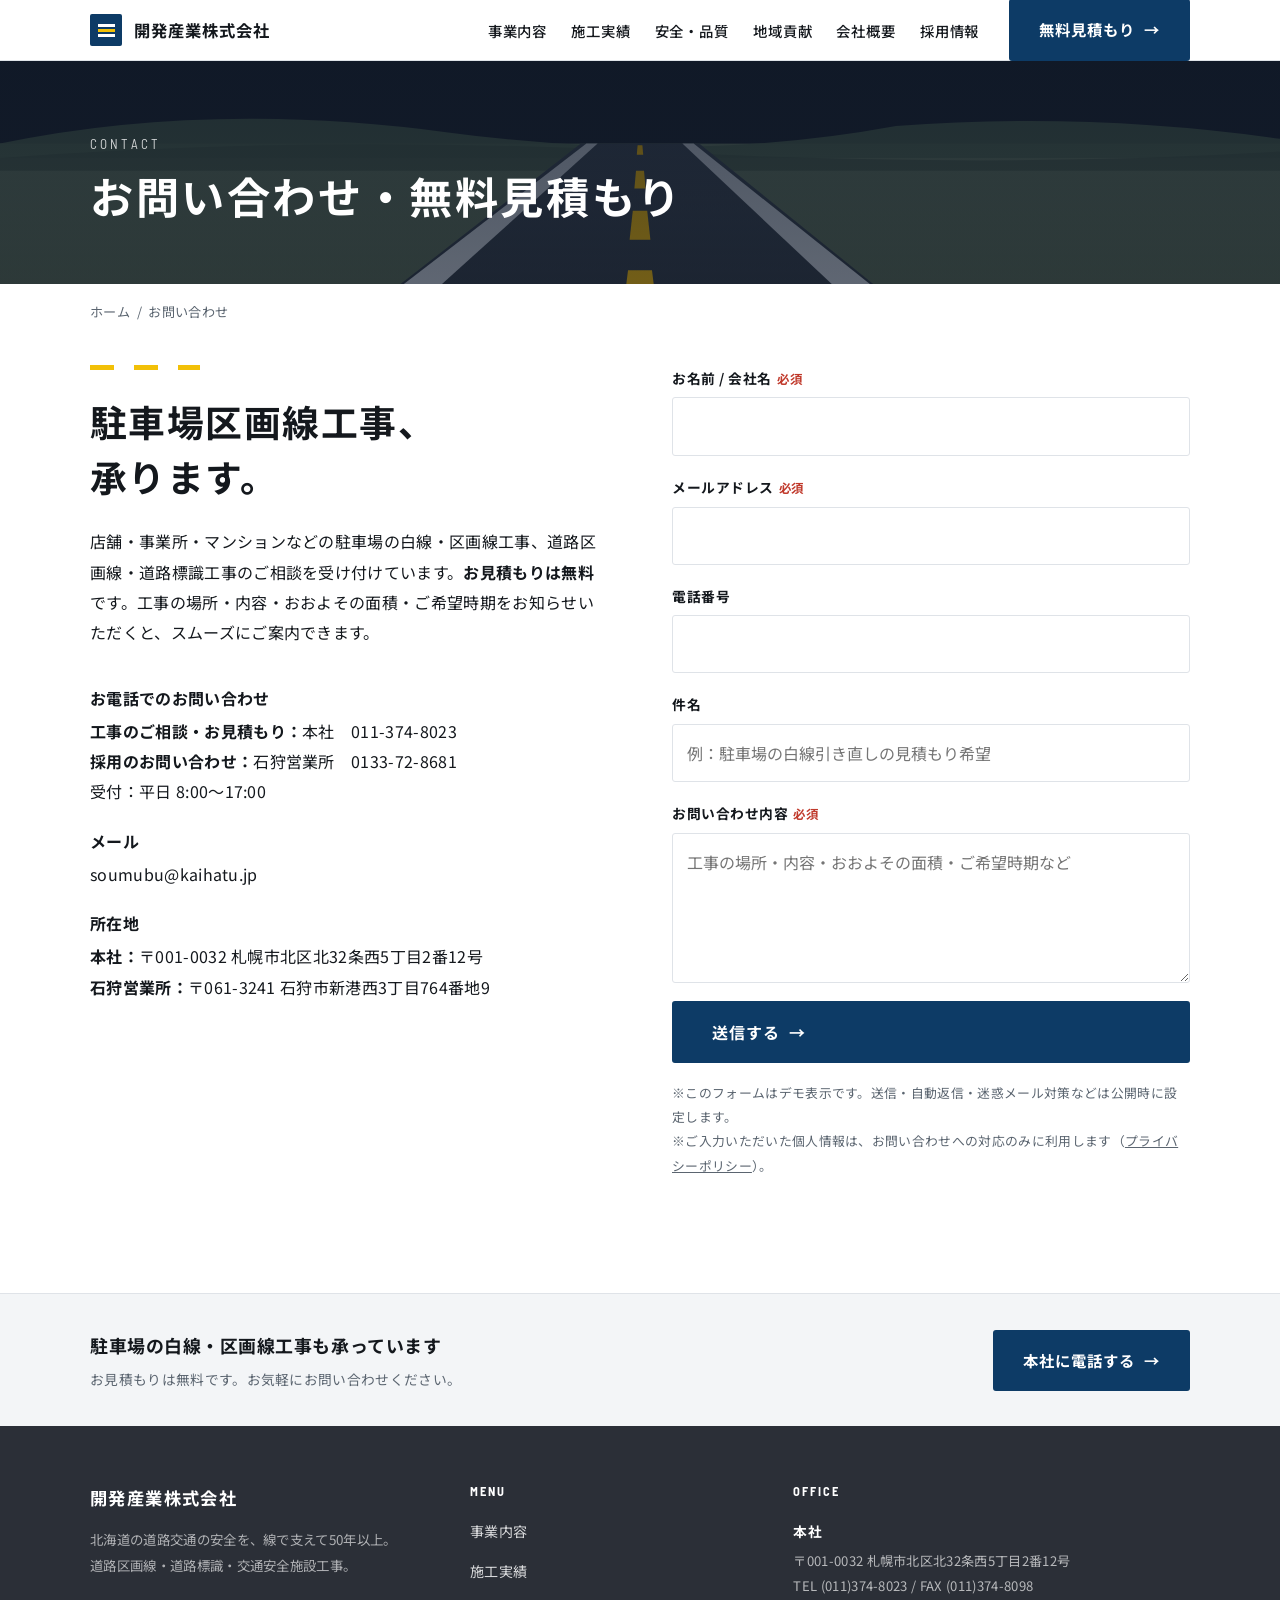
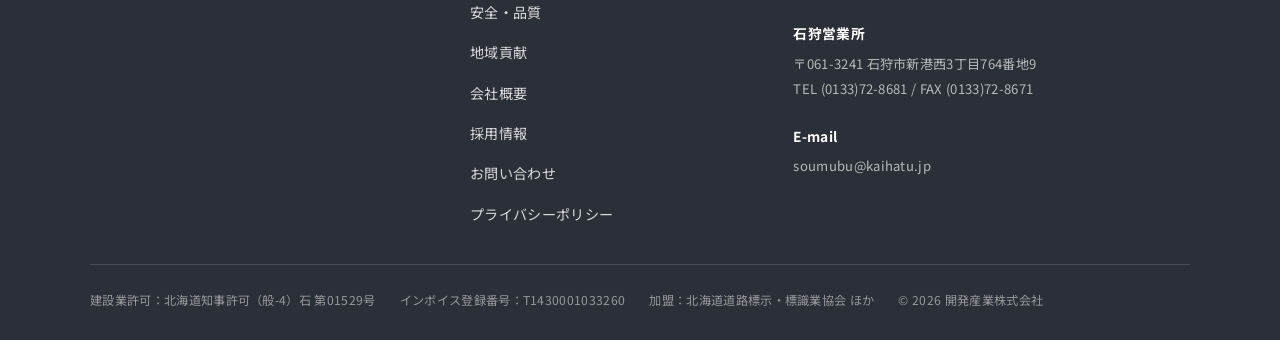
<file: contact.html>
<!DOCTYPE html>
<html lang="ja">
<head>
<meta charset="UTF-8">
<meta name="viewport" content="width=device-width, initial-scale=1">
<title>お問い合わせ・無料見積もり｜開発産業株式会社</title>
<meta name="description" content="開発産業株式会社へのお問い合わせ・無料見積もりのご依頼はこちら。駐車場の白線・区画線工事、道路区画線・道路標識工事のご相談を承ります。工事の場所・内容・おおよその面積をお知らせください。">
<link rel="preconnect" href="https://fonts.googleapis.com">
<link rel="preconnect" href="https://fonts.gstatic.com" crossorigin>
<link href="https://fonts.googleapis.com/css2?family=Barlow+Semi+Condensed:wght@500;600;700&family=Noto+Sans+JP:wght@400;500;700&display=swap" rel="stylesheet">
<link rel="stylesheet" href="assets/css/style.css">
</head>
<body>
<a class="skip-link" href="#main">本文へスキップ</a>

<header class="site-header is-sub">
  <div class="container">
    <a class="brand" href="index.html" aria-label="開発産業株式会社 トップページ">
      <span class="brand__mark"><span></span></span>
      <span class="brand__name">開発産業株式会社</span>
    </a>
    <button class="nav-toggle" aria-label="メニューを開く" aria-expanded="false" aria-controls="gnav"><span></span><span></span><span></span></button>
    <nav class="gnav" id="gnav" aria-label="グローバルナビゲーション">
      <ul class="gnav__list">
        <li><a href="business.html">事業内容</a></li>
        <li><a href="works.html">施工実績</a></li>
        <li><a href="safety.html">安全・品質</a></li>
        <li><a href="contribution.html">地域貢献</a></li>
        <li><a href="about.html">会社概要</a></li>
        <li><a href="recruit.html">採用情報</a></li>
      </ul>
      <div class="gnav__cta"><a class="btn" href="contact.html" aria-current="page">無料見積もり<span class="arw" aria-hidden="true">→</span></a></div>
    </nav>
  </div>
</header>
<div class="nav-scrim" aria-hidden="true"></div>

<main id="main">
  <section class="page-hero">
    <div class="container">
      <p class="page-hero__en">Contact</p>
      <h1 class="page-hero__title">お問い合わせ・無料見積もり</h1>
    </div>
  </section>
  <div class="container"><nav class="breadcrumb" aria-label="パンくずリスト"><a href="index.html">ホーム</a><span aria-hidden="true">/</span>お問い合わせ</nav></div>

  <section class="section" style="padding-top:24px">
    <div class="container">
      <div class="split">
        <div class="reveal">
          <div class="roadline" aria-hidden="true"></div>
          <h2 class="section-title">駐車場区画線工事、承ります。</h2>
          <p>店舗・事業所・マンションなどの駐車場の白線・区画線工事、道路区画線・道路標識工事のご相談を受け付けています。<b>お見積もりは無料</b>です。工事の場所・内容・おおよその面積・ご希望時期をお知らせいただくと、スムーズにご案内できます。</p>

          <div class="mt-m">
            <h3 style="font-size:1rem;margin-bottom:6px">お電話でのお問い合わせ</h3>
            <p><b>工事のご相談・お見積もり：</b>本社　011-374-8023<br>
            <b>採用のお問い合わせ：</b>石狩営業所　0133-72-8681<br>
            受付：平日 8:00〜17:00</p>
          </div>
          <div class="mt-s">
            <h3 style="font-size:1rem;margin-bottom:6px">メール</h3>
            <p>soumubu@kaihatu.jp</p>
          </div>
          <div class="mt-s">
            <h3 style="font-size:1rem;margin-bottom:6px">所在地</h3>
            <p><b>本社：</b>〒001-0032 札幌市北区北32条西5丁目2番12号<br>
            <b>石狩営業所：</b>〒061-3241 石狩市新港西3丁目764番地9</p>
          </div>
        </div>

        <div class="reveal d1">
          <form class="form" action="#" method="post" aria-label="お問い合わせフォーム" novalidate>
            <div class="form__row">
              <label for="f-name">お名前 / 会社名<span class="req">必須</span></label>
              <input type="text" id="f-name" name="name" autocomplete="name" required>
            </div>
            <div class="form__row">
              <label for="f-email">メールアドレス<span class="req">必須</span></label>
              <input type="email" id="f-email" name="email" autocomplete="email" required>
            </div>
            <div class="form__row">
              <label for="f-tel">電話番号</label>
              <input type="tel" id="f-tel" name="tel" autocomplete="tel">
            </div>
            <div class="form__row">
              <label for="f-subject">件名</label>
              <input type="text" id="f-subject" name="subject" placeholder="例：駐車場の白線引き直しの見積もり希望">
            </div>
            <div class="form__row">
              <label for="f-message">お問い合わせ内容<span class="req">必須</span></label>
              <textarea id="f-message" name="message" placeholder="工事の場所・内容・おおよその面積・ご希望時期など" required></textarea>
            </div>
            <button type="submit" class="btn btn--lg">送信する<span class="arw" aria-hidden="true">→</span></button>
            <p class="form__note">※このフォームはデモ表示です。送信・自動返信・迷惑メール対策などは公開時に設定します。<br>※ご入力いただいた個人情報は、お問い合わせへの対応のみに利用します（<a href="privacy.html" style="text-decoration:underline">プライバシーポリシー</a>）。</p>
          </form>
        </div>
      </div>
    </div>
  </section>
</main>

<section class="cta-mini">
  <div class="container cta-mini__inner">
    <div class="cta-mini__txt"><b>駐車場の白線・区画線工事も承っています</b><span>お見積もりは無料です。お気軽にお問い合わせください。</span></div>
    <div class="cta-mini__btns"><a class="btn" href="tel:0113748023">本社に電話する<span class="arw" aria-hidden="true">→</span></a></div>
  </div>
</section>

<footer class="site-footer">
  <div class="container">
    <div class="footer-top">
      <div class="footer-brand">
        <div class="footer-brand__name">開発産業株式会社</div>
        <p>北海道の道路交通の安全を、線で支えて50年以上。<br>道路区画線・道路標識・交通安全施設工事。</p>
      </div>
      <nav class="footer-nav" aria-label="フッターナビゲーション">
        <h4>Menu</h4>
        <ul>
          <li><a href="business.html">事業内容</a></li><li><a href="works.html">施工実績</a></li><li><a href="safety.html">安全・品質</a></li><li><a href="contribution.html">地域貢献</a></li><li><a href="about.html">会社概要</a></li><li><a href="recruit.html">採用情報</a></li><li><a href="contact.html">お問い合わせ</a></li><li><a href="privacy.html">プライバシーポリシー</a></li>
        </ul>
      </nav>
      <div class="footer-office">
        <h4>Office</h4>
        <div class="footer-office__block"><b>本社</b><p>〒001-0032 札幌市北区北32条西5丁目2番12号<br>TEL (011)374-8023 / FAX (011)374-8098</p></div>
        <div class="footer-office__block"><b>石狩営業所</b><p>〒061-3241 石狩市新港西3丁目764番地9<br>TEL (0133)72-8681 / FAX (0133)72-8671</p></div>
        <div class="footer-office__block"><b>E-mail</b><p>soumubu@kaihatu.jp</p></div>
      </div>
    </div>
    <div class="footer-bottom">
      <span>建設業許可：北海道知事許可（般-4）石 第01529号</span><span>インボイス登録番号：T1430001033260</span><span>加盟：北海道道路標示・標識業協会 ほか</span><span>&copy; <span data-year>2026</span> 開発産業株式会社</span>
    </div>
  </div>
</footer>

<script src="assets/js/main.js"></script>
</body>
</html>
</file>
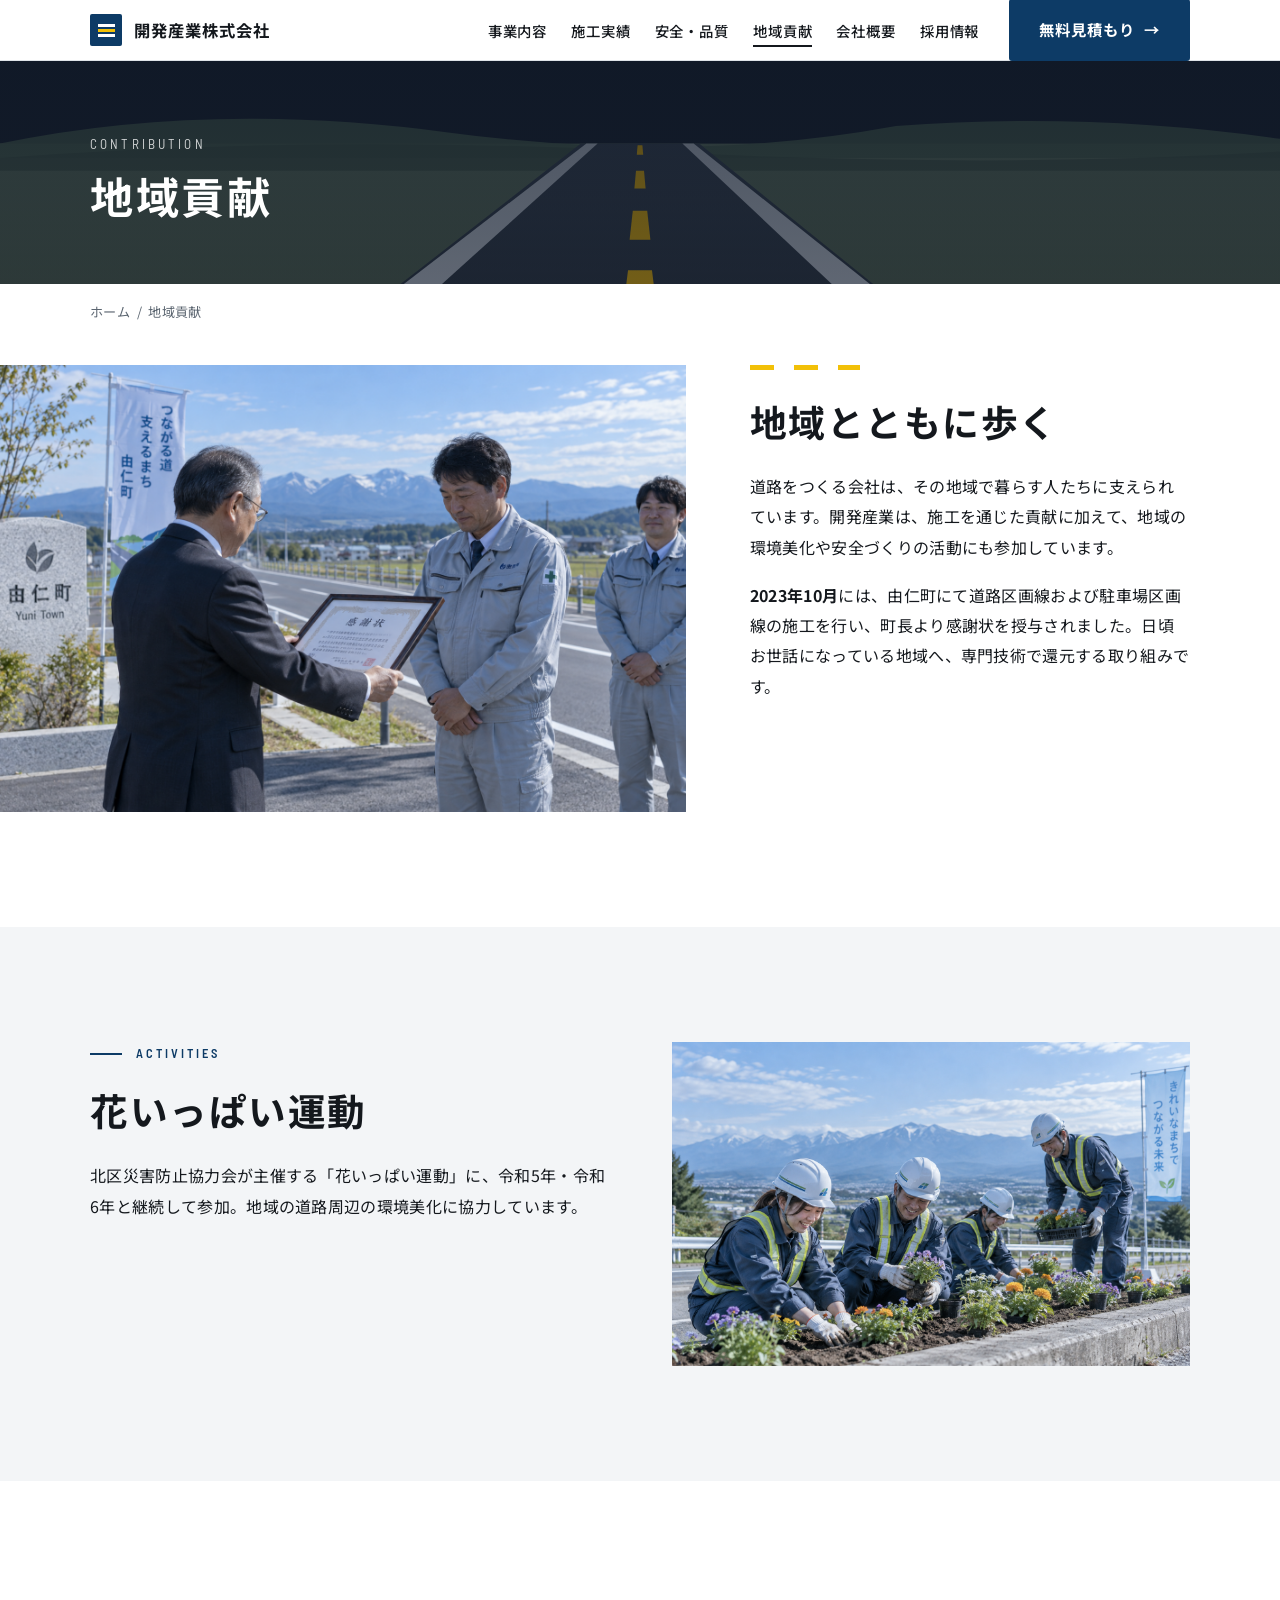
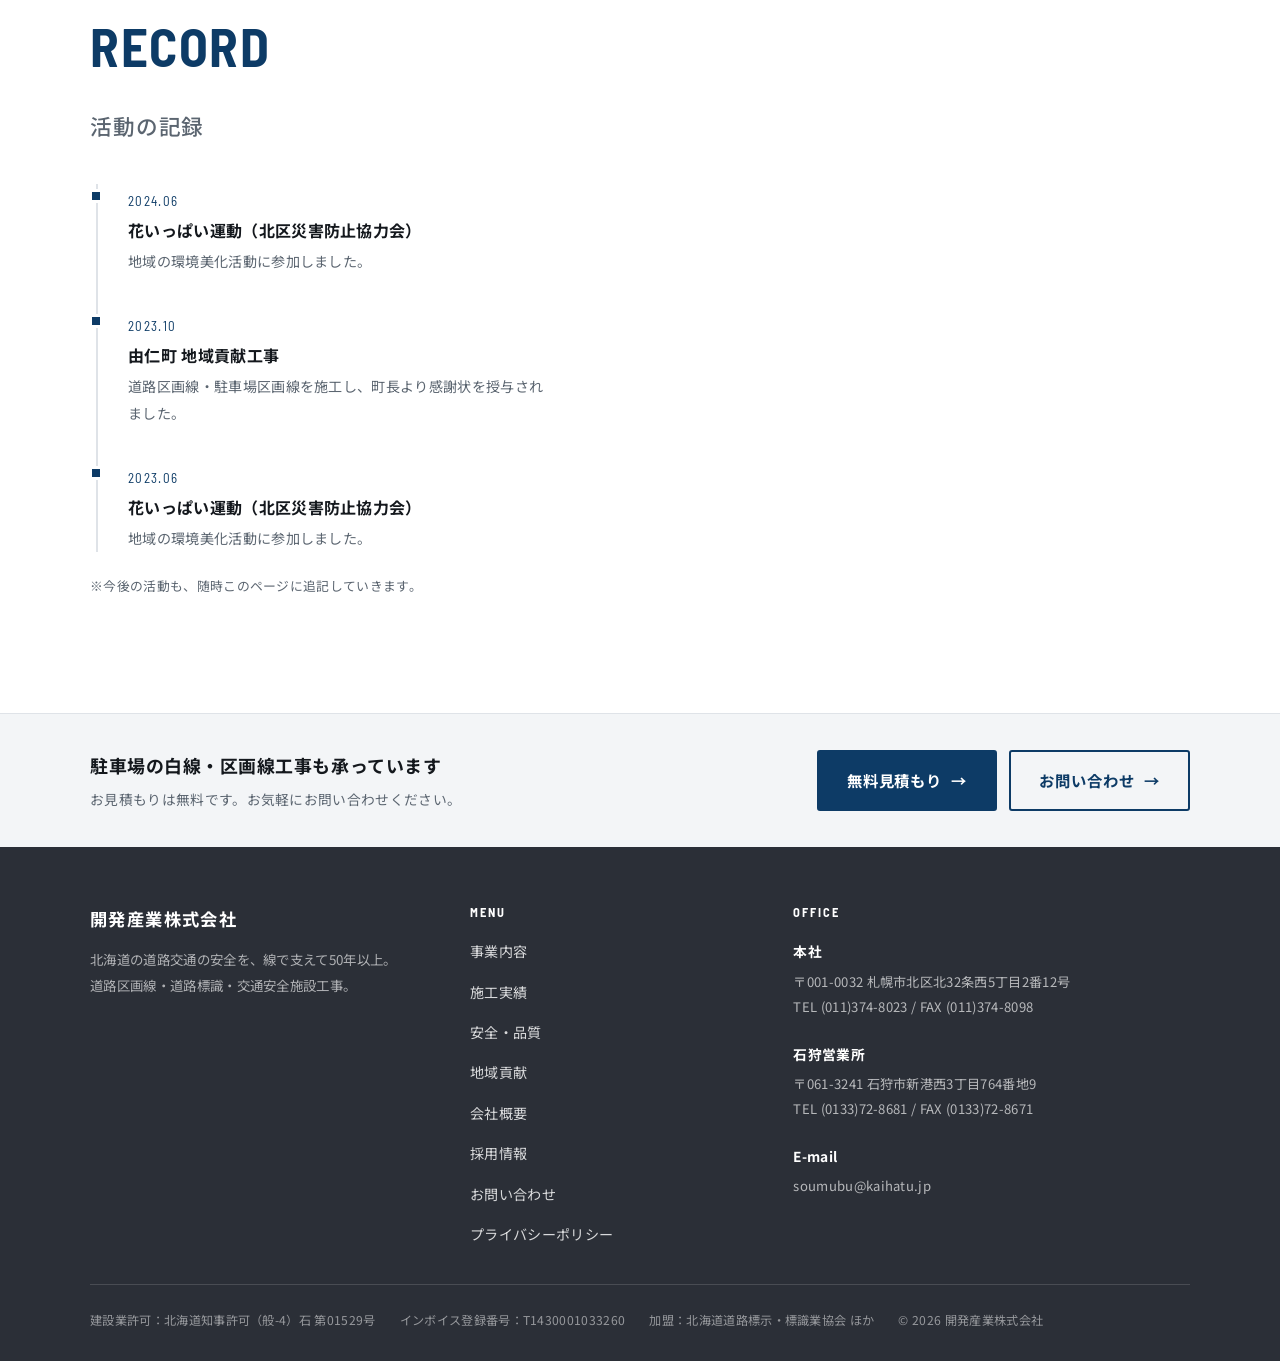
<file: contribution.html>
<!DOCTYPE html>
<html lang="ja">
<head>
<meta charset="UTF-8">
<meta name="viewport" content="width=device-width, initial-scale=1">
<title>地域貢献｜開発産業株式会社</title>
<meta name="description" content="開発産業株式会社の地域貢献活動。由仁町での地域貢献工事（町長感謝状）、北区災害防止協力会「花いっぱい運動」への参加など、北海道の地域環境・安全づくりへの取り組みを紹介します。">
<link rel="preconnect" href="https://fonts.googleapis.com">
<link rel="preconnect" href="https://fonts.gstatic.com" crossorigin>
<link href="https://fonts.googleapis.com/css2?family=Barlow+Semi+Condensed:wght@500;600;700&family=Noto+Sans+JP:wght@400;500;700&display=swap" rel="stylesheet">
<link rel="stylesheet" href="assets/css/style.css">
</head>
<body>
<a class="skip-link" href="#main">本文へスキップ</a>

<header class="site-header is-sub">
  <div class="container">
    <a class="brand" href="index.html" aria-label="開発産業株式会社 トップページ">
      <span class="brand__mark"><span></span></span>
      <span class="brand__name">開発産業株式会社</span>
    </a>
    <button class="nav-toggle" aria-label="メニューを開く" aria-expanded="false" aria-controls="gnav"><span></span><span></span><span></span></button>
    <nav class="gnav" id="gnav" aria-label="グローバルナビゲーション">
      <ul class="gnav__list">
        <li><a href="business.html">事業内容</a></li>
        <li><a href="works.html">施工実績</a></li>
        <li><a href="safety.html">安全・品質</a></li>
        <li><a href="contribution.html" aria-current="page">地域貢献</a></li>
        <li><a href="about.html">会社概要</a></li>
        <li><a href="recruit.html">採用情報</a></li>
      </ul>
      <div class="gnav__cta"><a class="btn" href="contact.html">無料見積もり<span class="arw" aria-hidden="true">→</span></a></div>
    </nav>
  </div>
</header>
<div class="nav-scrim" aria-hidden="true"></div>

<main id="main">
  <section class="page-hero">
    <div class="container">
      <p class="page-hero__en">Contribution</p>
      <h1 class="page-hero__title">地域貢献</h1>
    </div>
  </section>
  <div class="container"><nav class="breadcrumb" aria-label="パンくずリスト"><a href="index.html">ホーム</a><span aria-hidden="true">/</span>地域貢献</nav></div>

  <section class="section" style="padding-top:24px">
    <div class="container">
      <div class="edito edito--wide">
        <div class="edito__media bleed-l reveal"><div class="media media--16x10"><img src="assets/img/contribution/contribution-yuni.jpg" alt="由仁町での地域貢献工事" loading="lazy"></div></div>
        <div class="edito__body reveal d1">
          <div class="roadline" aria-hidden="true"></div>
          <h2 class="section-title" style="max-width:none">地域とともに歩く</h2>
          <p>道路をつくる会社は、その地域で暮らす人たちに支えられています。開発産業は、施工を通じた貢献に加えて、地域の環境美化や安全づくりの活動にも参加しています。</p>
          <p class="mt-s"><strong>2023年10月</strong>には、由仁町にて道路区画線および駐車場区画線の施工を行い、町長より感謝状を授与されました。日頃お世話になっている地域へ、専門技術で還元する取り組みです。</p>
        </div>
      </div>
    </div>
  </section>

  <section class="section section--soft" aria-labelledby="c-h">
    <div class="container">
      <div class="split">
        <div class="reveal">
          <div class="sec-h"><span class="en">Activities</span><h2 class="ttl" id="c-h">花いっぱい運動</h2></div>
          <p class="mt-s">北区災害防止協力会が主催する「花いっぱい運動」に、令和5年・令和6年と継続して参加。地域の道路周辺の環境美化に協力しています。</p>
        </div>
        <div class="reveal d1"><div class="media media--sky media--16x10"><img src="assets/img/contribution/flower.jpg" alt="花いっぱい運動での環境美化活動" loading="lazy"></div></div>
      </div>
    </div>
  </section>

  <section class="section" aria-labelledby="t-h">
    <div class="container">
      <div class="sec-h sec-h--big reveal"><span class="en">Record</span><p class="ttl" id="t-h">活動の記録</p></div>
      <ul class="timeline mt-m reveal">
        <li><time>2024.06</time><h3>花いっぱい運動（北区災害防止協力会）</h3><p>地域の環境美化活動に参加しました。</p></li>
        <li><time>2023.10</time><h3>由仁町 地域貢献工事</h3><p>道路区画線・駐車場区画線を施工し、町長より感謝状を授与されました。</p></li>
        <li><time>2023.06</time><h3>花いっぱい運動（北区災害防止協力会）</h3><p>地域の環境美化活動に参加しました。</p></li>
      </ul>
      <p class="form__note mt-s">※今後の活動も、随時このページに追記していきます。</p>
    </div>
  </section>
</main>

<section class="cta-mini">
  <div class="container cta-mini__inner">
    <div class="cta-mini__txt"><b>駐車場の白線・区画線工事も承っています</b><span>お見積もりは無料です。お気軽にお問い合わせください。</span></div>
    <div class="cta-mini__btns"><a class="btn" href="contact.html">無料見積もり<span class="arw" aria-hidden="true">→</span></a><a class="btn btn--outline" href="contact.html">お問い合わせ<span class="arw" aria-hidden="true">→</span></a></div>
  </div>
</section>

<footer class="site-footer">
  <div class="container">
    <div class="footer-top">
      <div class="footer-brand">
        <div class="footer-brand__name">開発産業株式会社</div>
        <p>北海道の道路交通の安全を、線で支えて50年以上。<br>道路区画線・道路標識・交通安全施設工事。</p>
      </div>
      <nav class="footer-nav" aria-label="フッターナビゲーション">
        <h4>Menu</h4>
        <ul>
          <li><a href="business.html">事業内容</a></li><li><a href="works.html">施工実績</a></li><li><a href="safety.html">安全・品質</a></li><li><a href="contribution.html">地域貢献</a></li><li><a href="about.html">会社概要</a></li><li><a href="recruit.html">採用情報</a></li><li><a href="contact.html">お問い合わせ</a></li><li><a href="privacy.html">プライバシーポリシー</a></li>
        </ul>
      </nav>
      <div class="footer-office">
        <h4>Office</h4>
        <div class="footer-office__block"><b>本社</b><p>〒001-0032 札幌市北区北32条西5丁目2番12号<br>TEL (011)374-8023 / FAX (011)374-8098</p></div>
        <div class="footer-office__block"><b>石狩営業所</b><p>〒061-3241 石狩市新港西3丁目764番地9<br>TEL (0133)72-8681 / FAX (0133)72-8671</p></div>
        <div class="footer-office__block"><b>E-mail</b><p>soumubu@kaihatu.jp</p></div>
      </div>
    </div>
    <div class="footer-bottom">
      <span>建設業許可：北海道知事許可（般-4）石 第01529号</span><span>インボイス登録番号：T1430001033260</span><span>加盟：北海道道路標示・標識業協会 ほか</span><span>&copy; <span data-year>2026</span> 開発産業株式会社</span>
    </div>
  </div>
</footer>

<script src="assets/js/main.js"></script>
</body>
</html>
</file>
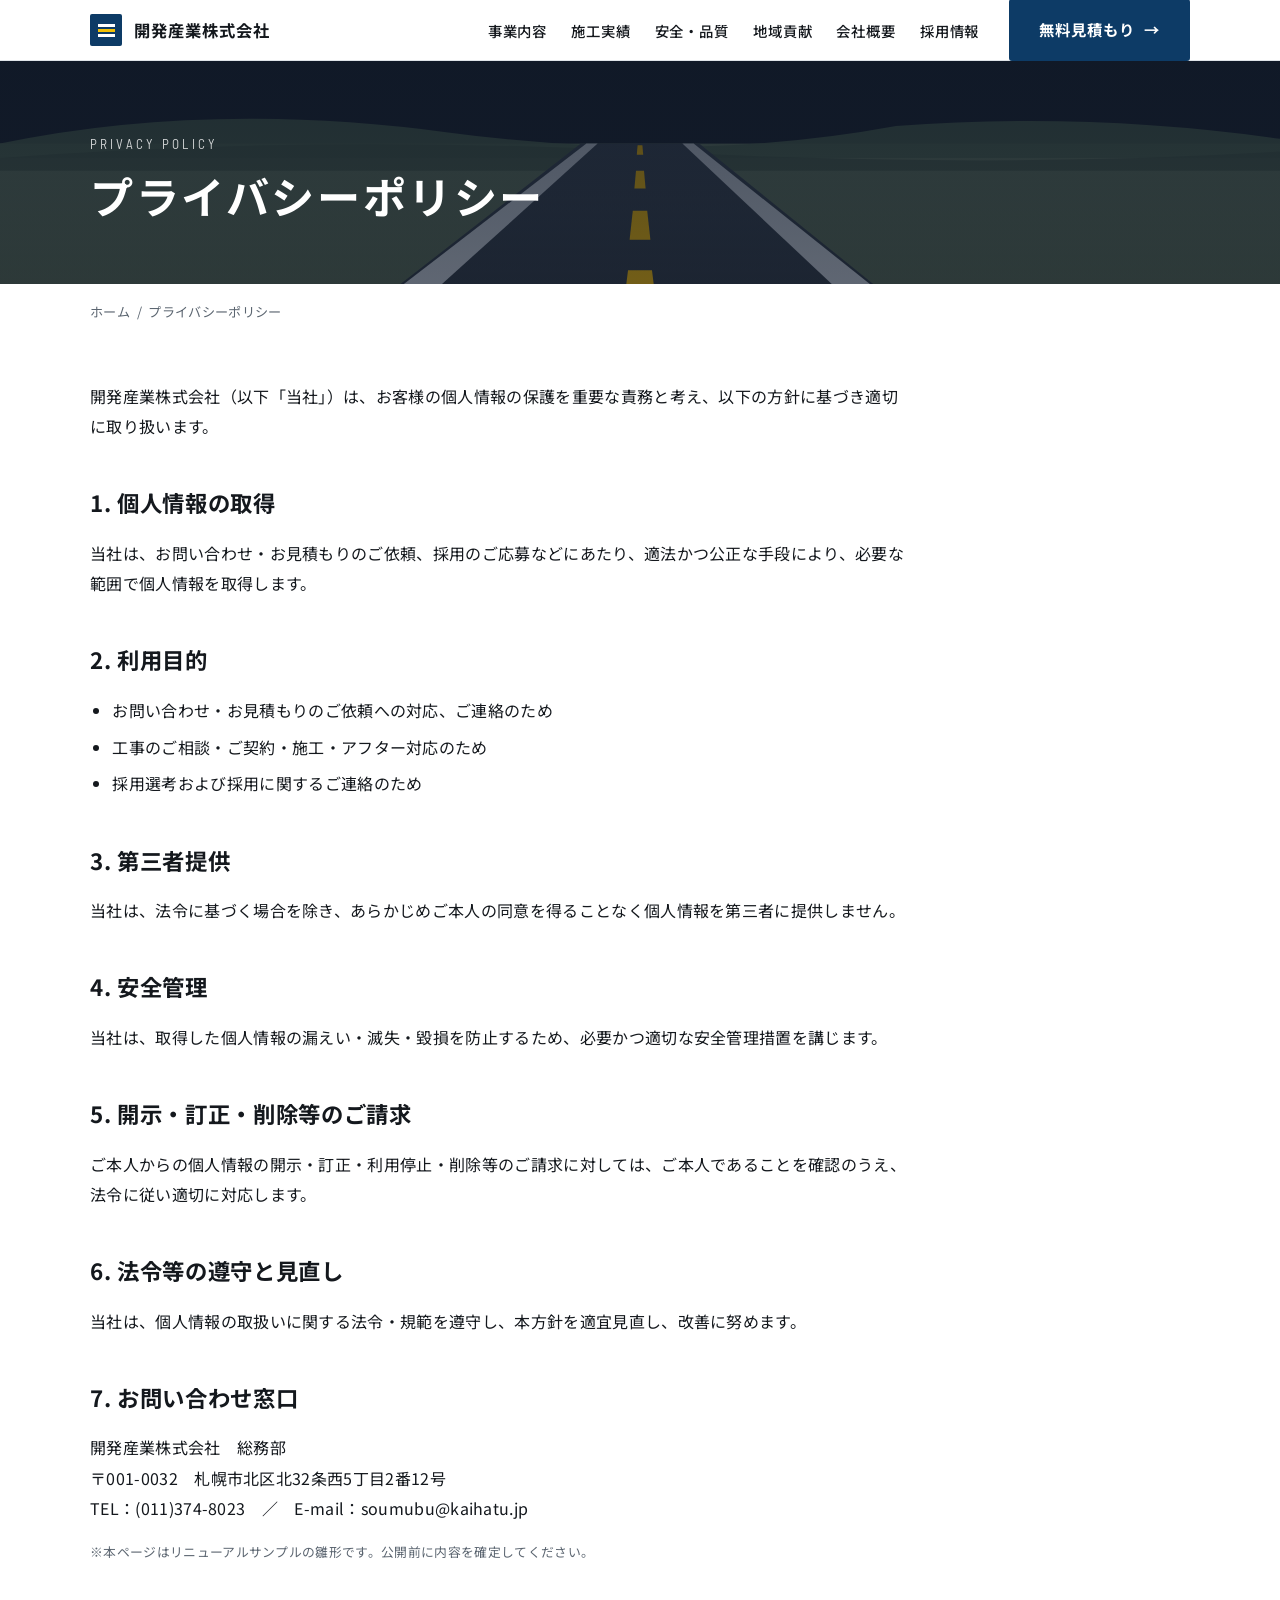
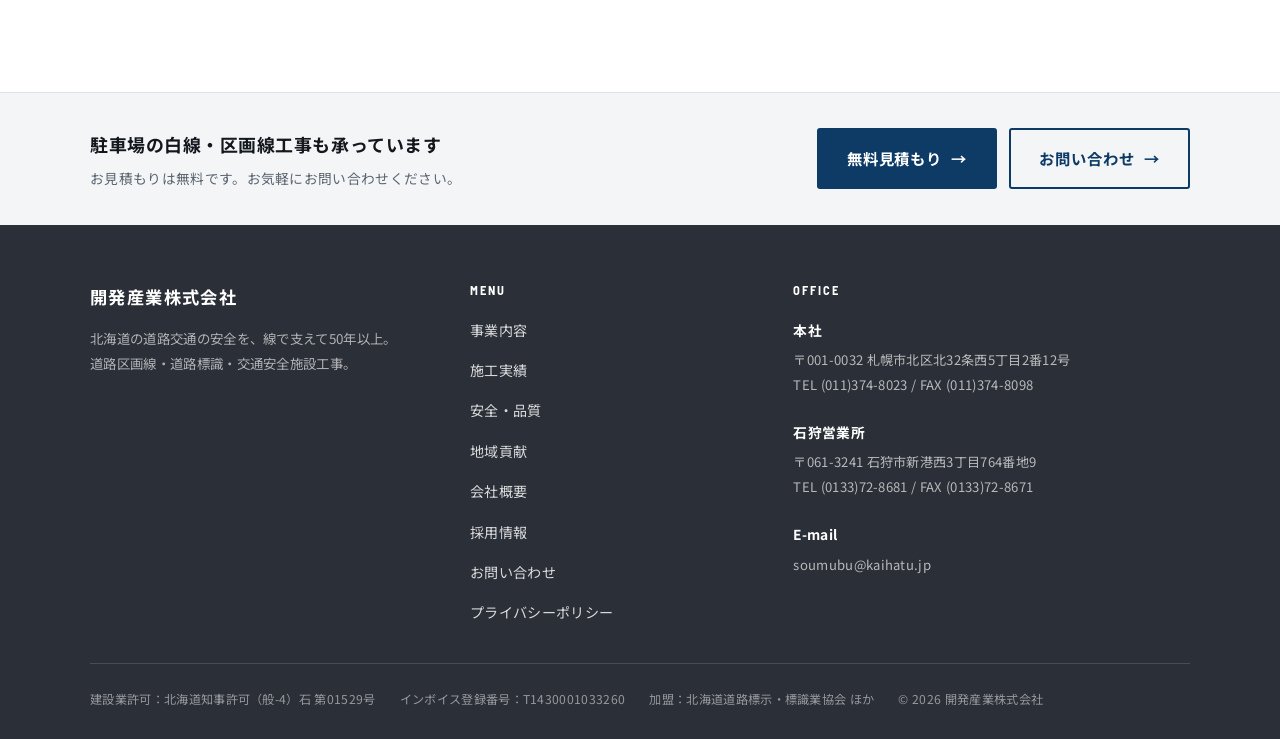
<file: privacy.html>
<!DOCTYPE html>
<html lang="ja">
<head>
<meta charset="UTF-8">
<meta name="viewport" content="width=device-width, initial-scale=1">
<title>プライバシーポリシー｜開発産業株式会社</title>
<meta name="description" content="開発産業株式会社のプライバシーポリシー（個人情報保護方針）。">
<meta name="robots" content="noindex">
<link rel="preconnect" href="https://fonts.googleapis.com">
<link rel="preconnect" href="https://fonts.gstatic.com" crossorigin>
<link href="https://fonts.googleapis.com/css2?family=Barlow+Semi+Condensed:wght@500;600;700&family=Noto+Sans+JP:wght@400;500;700&display=swap" rel="stylesheet">
<link rel="stylesheet" href="assets/css/style.css">
</head>
<body>
<a class="skip-link" href="#main">本文へスキップ</a>

<header class="site-header is-sub">
  <div class="container">
    <a class="brand" href="index.html" aria-label="開発産業株式会社 トップページ">
      <span class="brand__mark"><span></span></span>
      <span class="brand__name">開発産業株式会社</span>
    </a>
    <button class="nav-toggle" aria-label="メニューを開く" aria-expanded="false" aria-controls="gnav"><span></span><span></span><span></span></button>
    <nav class="gnav" id="gnav" aria-label="グローバルナビゲーション">
      <ul class="gnav__list">
        <li><a href="business.html">事業内容</a></li>
        <li><a href="works.html">施工実績</a></li>
        <li><a href="safety.html">安全・品質</a></li>
        <li><a href="contribution.html">地域貢献</a></li>
        <li><a href="about.html">会社概要</a></li>
        <li><a href="recruit.html">採用情報</a></li>
      </ul>
      <div class="gnav__cta"><a class="btn" href="contact.html">無料見積もり<span class="arw" aria-hidden="true">→</span></a></div>
    </nav>
  </div>
</header>
<div class="nav-scrim" aria-hidden="true"></div>

<main id="main">
  <section class="page-hero">
    <div class="container">
      <p class="page-hero__en">Privacy Policy</p>
      <h1 class="page-hero__title">プライバシーポリシー</h1>
    </div>
  </section>
  <div class="container"><nav class="breadcrumb" aria-label="パンくずリスト"><a href="index.html">ホーム</a><span aria-hidden="true">/</span>プライバシーポリシー</nav></div>

  <section class="section" style="padding-top:24px">
    <div class="container">
      <div class="prose reveal" style="max-width:820px">
        <p>開発産業株式会社（以下「当社」）は、お客様の個人情報の保護を重要な責務と考え、以下の方針に基づき適切に取り扱います。</p>

        <h2>1. 個人情報の取得</h2>
        <p>当社は、お問い合わせ・お見積もりのご依頼、採用のご応募などにあたり、適法かつ公正な手段により、必要な範囲で個人情報を取得します。</p>

        <h2>2. 利用目的</h2>
        <ul>
          <li>お問い合わせ・お見積もりのご依頼への対応、ご連絡のため</li>
          <li>工事のご相談・ご契約・施工・アフター対応のため</li>
          <li>採用選考および採用に関するご連絡のため</li>
        </ul>

        <h2>3. 第三者提供</h2>
        <p>当社は、法令に基づく場合を除き、あらかじめご本人の同意を得ることなく個人情報を第三者に提供しません。</p>

        <h2>4. 安全管理</h2>
        <p>当社は、取得した個人情報の漏えい・滅失・毀損を防止するため、必要かつ適切な安全管理措置を講じます。</p>

        <h2>5. 開示・訂正・削除等のご請求</h2>
        <p>ご本人からの個人情報の開示・訂正・利用停止・削除等のご請求に対しては、ご本人であることを確認のうえ、法令に従い適切に対応します。</p>

        <h2>6. 法令等の遵守と見直し</h2>
        <p>当社は、個人情報の取扱いに関する法令・規範を遵守し、本方針を適宜見直し、改善に努めます。</p>

        <h2>7. お問い合わせ窓口</h2>
        <p>開発産業株式会社　総務部<br>
        〒001-0032　札幌市北区北32条西5丁目2番12号<br>
        TEL：(011)374-8023　／　E-mail：soumubu@kaihatu.jp</p>

        <p class="form__note">※本ページはリニューアルサンプルの雛形です。公開前に内容を確定してください。</p>
      </div>
    </div>
  </section>
</main>

<section class="cta-mini">
  <div class="container cta-mini__inner">
    <div class="cta-mini__txt"><b>駐車場の白線・区画線工事も承っています</b><span>お見積もりは無料です。お気軽にお問い合わせください。</span></div>
    <div class="cta-mini__btns"><a class="btn" href="contact.html">無料見積もり<span class="arw" aria-hidden="true">→</span></a><a class="btn btn--outline" href="contact.html">お問い合わせ<span class="arw" aria-hidden="true">→</span></a></div>
  </div>
</section>

<footer class="site-footer">
  <div class="container">
    <div class="footer-top">
      <div class="footer-brand">
        <div class="footer-brand__name">開発産業株式会社</div>
        <p>北海道の道路交通の安全を、線で支えて50年以上。<br>道路区画線・道路標識・交通安全施設工事。</p>
      </div>
      <nav class="footer-nav" aria-label="フッターナビゲーション">
        <h4>Menu</h4>
        <ul>
          <li><a href="business.html">事業内容</a></li><li><a href="works.html">施工実績</a></li><li><a href="safety.html">安全・品質</a></li><li><a href="contribution.html">地域貢献</a></li><li><a href="about.html">会社概要</a></li><li><a href="recruit.html">採用情報</a></li><li><a href="contact.html">お問い合わせ</a></li><li><a href="privacy.html">プライバシーポリシー</a></li>
        </ul>
      </nav>
      <div class="footer-office">
        <h4>Office</h4>
        <div class="footer-office__block"><b>本社</b><p>〒001-0032 札幌市北区北32条西5丁目2番12号<br>TEL (011)374-8023 / FAX (011)374-8098</p></div>
        <div class="footer-office__block"><b>石狩営業所</b><p>〒061-3241 石狩市新港西3丁目764番地9<br>TEL (0133)72-8681 / FAX (0133)72-8671</p></div>
        <div class="footer-office__block"><b>E-mail</b><p>soumubu@kaihatu.jp</p></div>
      </div>
    </div>
    <div class="footer-bottom">
      <span>建設業許可：北海道知事許可（般-4）石 第01529号</span><span>インボイス登録番号：T1430001033260</span><span>加盟：北海道道路標示・標識業協会 ほか</span><span>&copy; <span data-year>2026</span> 開発産業株式会社</span>
    </div>
  </div>
</footer>

<script src="assets/js/main.js"></script>
</body>
</html>
</file>
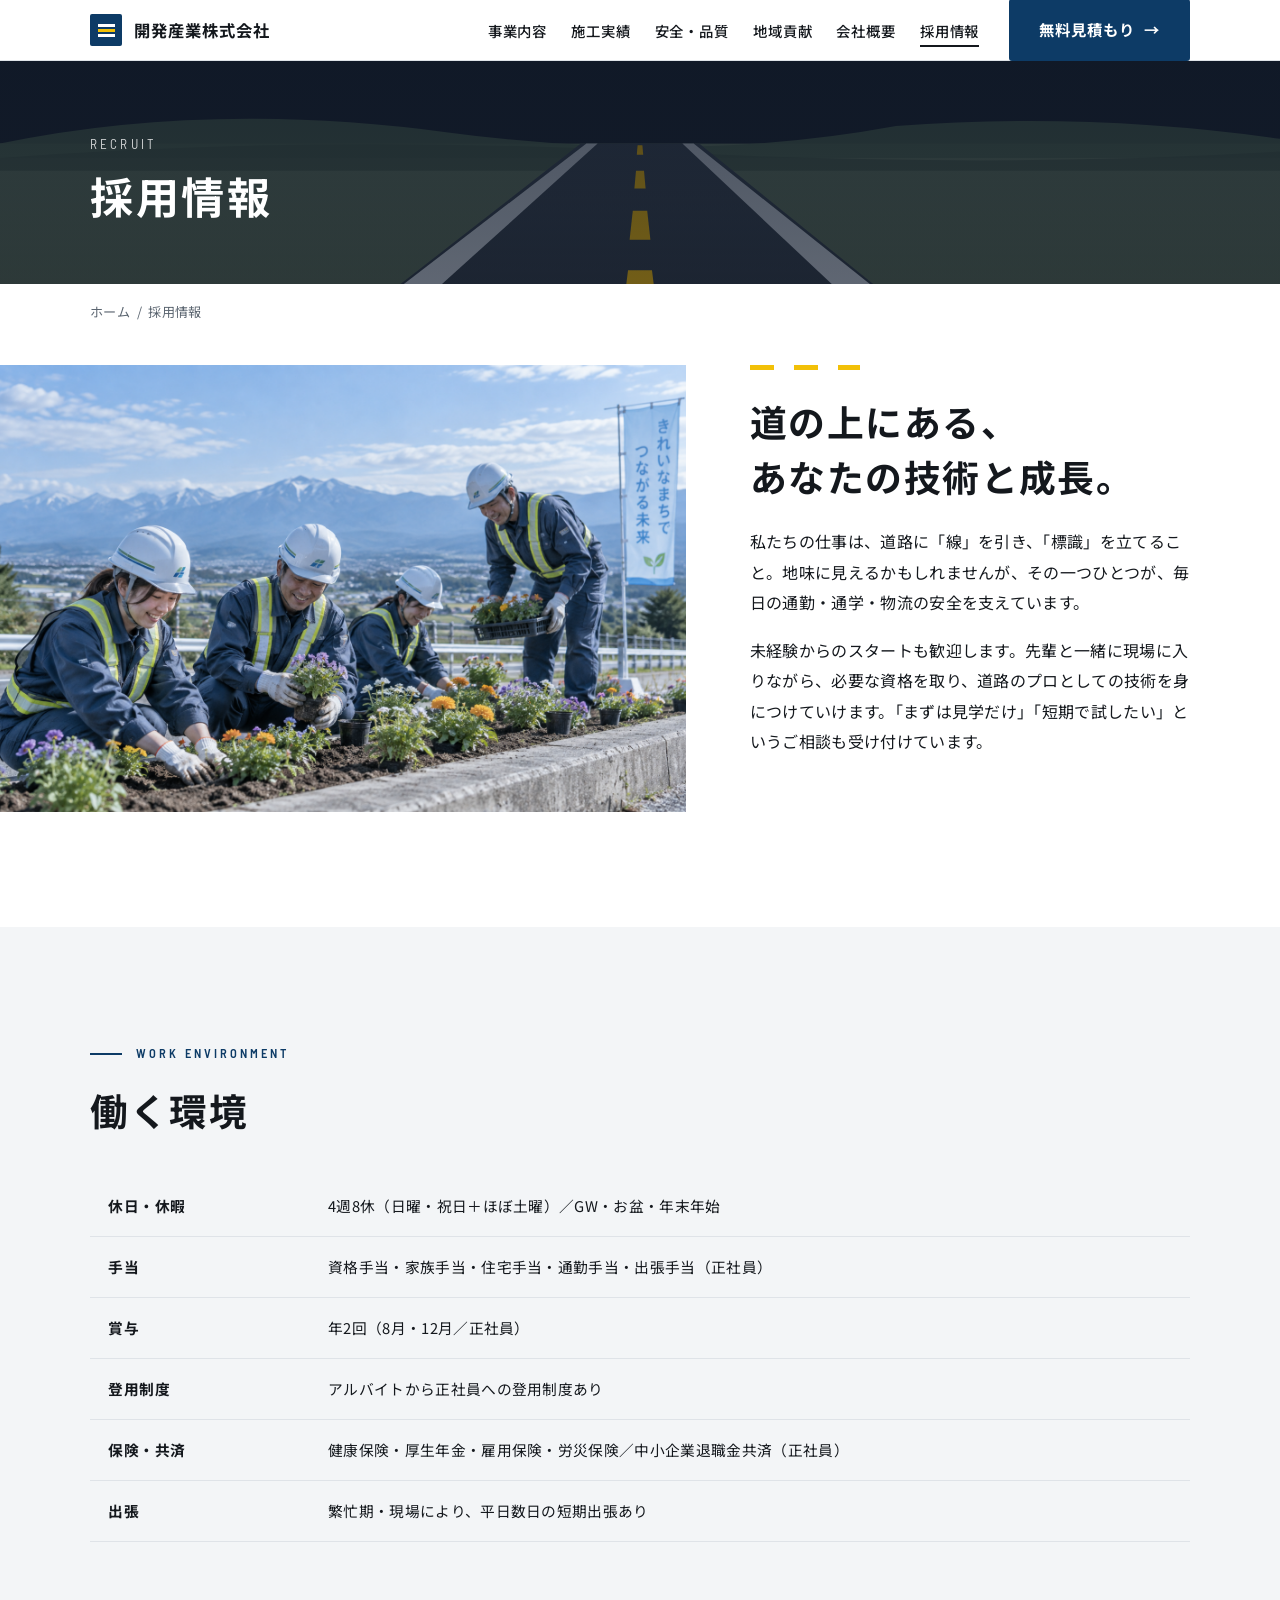
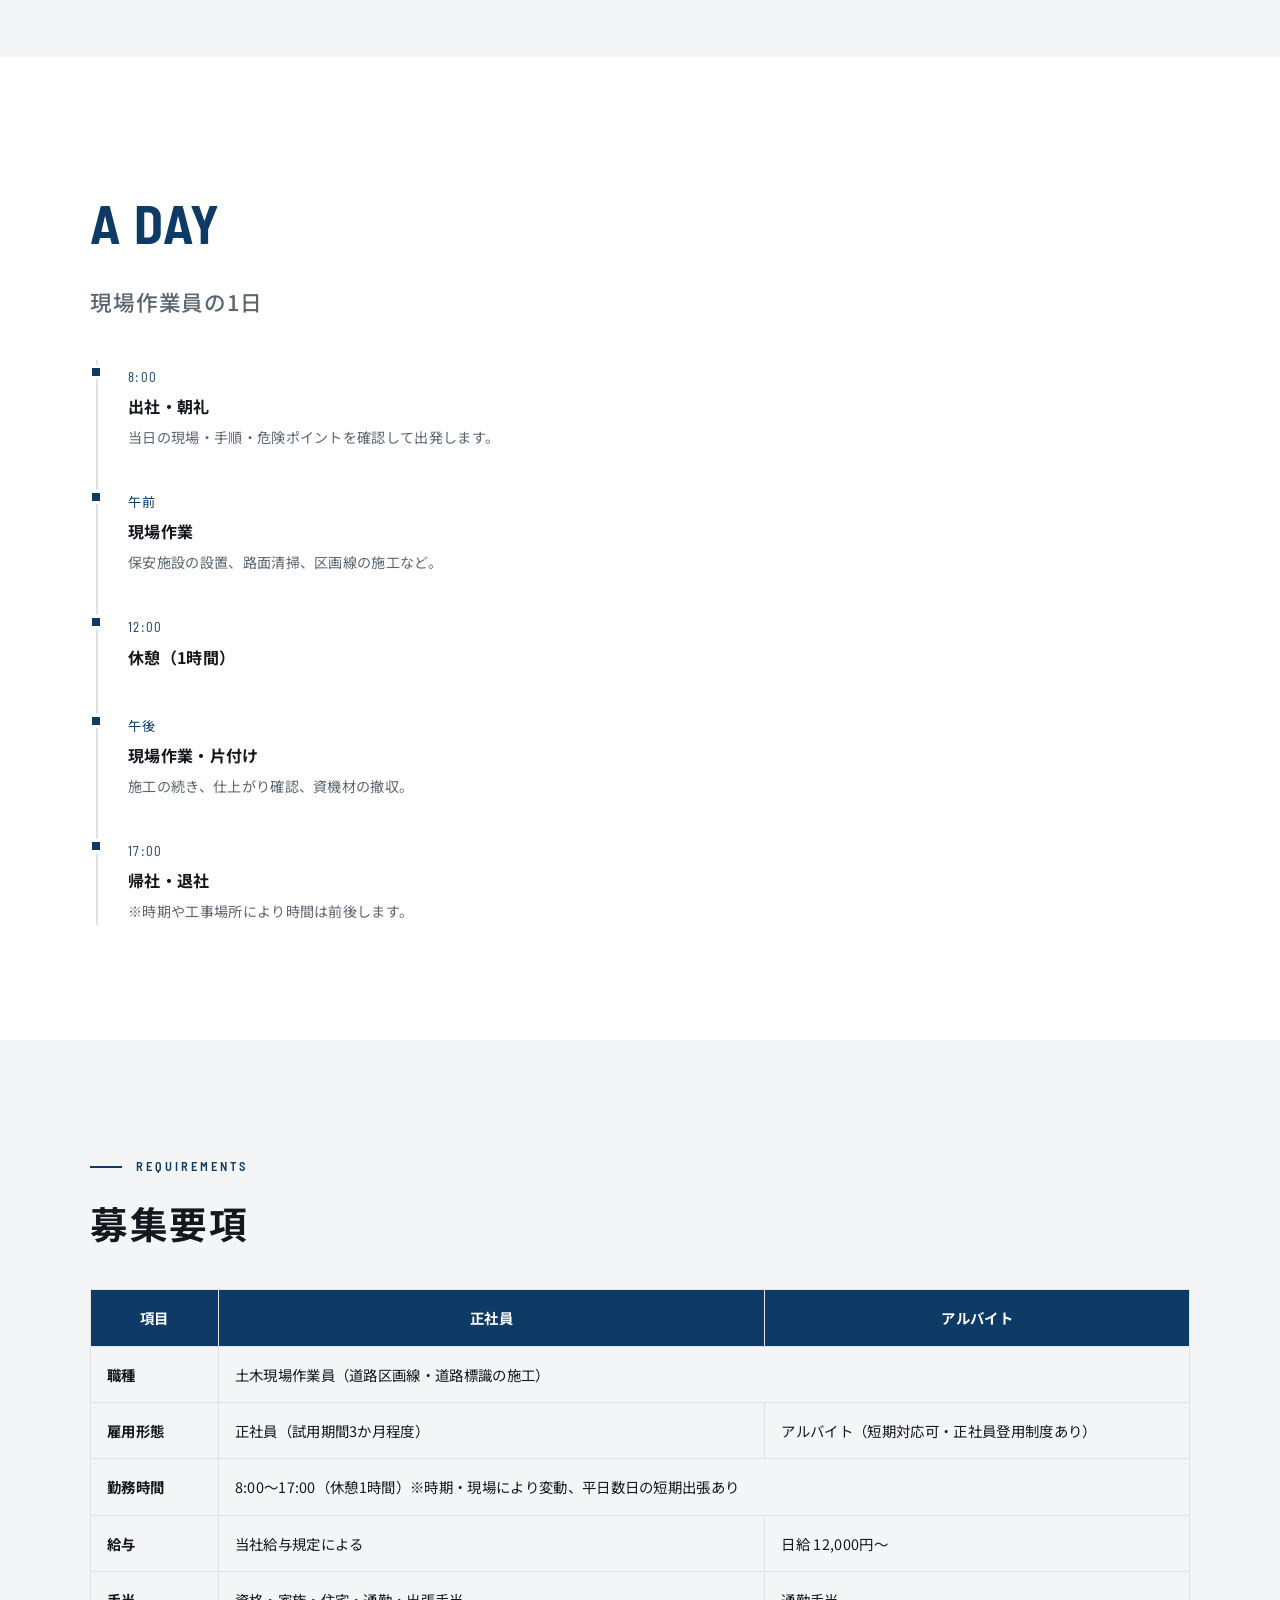
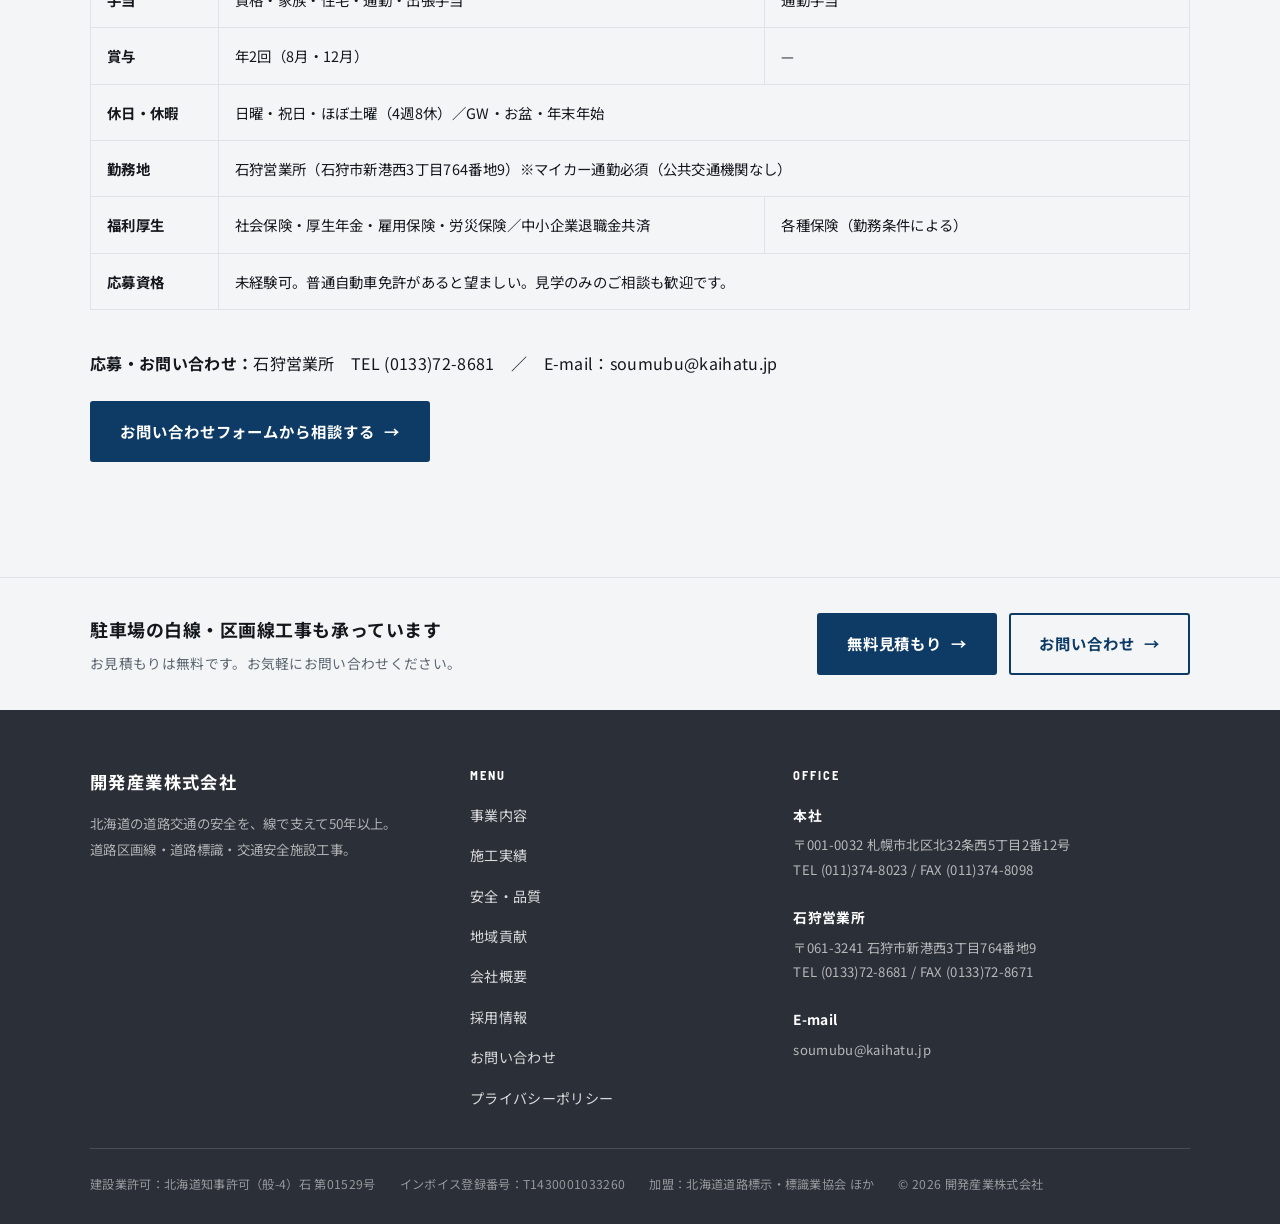
<file: recruit.html>
<!DOCTYPE html>
<html lang="ja">
<head>
<meta charset="UTF-8">
<meta name="viewport" content="width=device-width, initial-scale=1">
<title>採用情報｜開発産業株式会社</title>
<meta name="description" content="開発産業株式会社の採用情報。土木現場作業員（正社員・アルバイト）を募集。4週8休、賞与年2回、各種手当、アルバイトから正社員登用あり。未経験可・見学のみのご相談も歓迎。勤務地は石狩営業所。">
<link rel="preconnect" href="https://fonts.googleapis.com">
<link rel="preconnect" href="https://fonts.gstatic.com" crossorigin>
<link href="https://fonts.googleapis.com/css2?family=Barlow+Semi+Condensed:wght@500;600;700&family=Noto+Sans+JP:wght@400;500;700&display=swap" rel="stylesheet">
<link rel="stylesheet" href="assets/css/style.css">
</head>
<body>
<a class="skip-link" href="#main">本文へスキップ</a>

<header class="site-header is-sub">
  <div class="container">
    <a class="brand" href="index.html" aria-label="開発産業株式会社 トップページ">
      <span class="brand__mark"><span></span></span>
      <span class="brand__name">開発産業株式会社</span>
    </a>
    <button class="nav-toggle" aria-label="メニューを開く" aria-expanded="false" aria-controls="gnav"><span></span><span></span><span></span></button>
    <nav class="gnav" id="gnav" aria-label="グローバルナビゲーション">
      <ul class="gnav__list">
        <li><a href="business.html">事業内容</a></li>
        <li><a href="works.html">施工実績</a></li>
        <li><a href="safety.html">安全・品質</a></li>
        <li><a href="contribution.html">地域貢献</a></li>
        <li><a href="about.html">会社概要</a></li>
        <li><a href="recruit.html" aria-current="page">採用情報</a></li>
      </ul>
      <div class="gnav__cta"><a class="btn" href="contact.html">無料見積もり<span class="arw" aria-hidden="true">→</span></a></div>
    </nav>
  </div>
</header>
<div class="nav-scrim" aria-hidden="true"></div>

<main id="main">
  <section class="page-hero">
    <div class="container">
      <p class="page-hero__en">Recruit</p>
      <h1 class="page-hero__title">採用情報</h1>
    </div>
  </section>
  <div class="container"><nav class="breadcrumb" aria-label="パンくずリスト"><a href="index.html">ホーム</a><span aria-hidden="true">/</span>採用情報</nav></div>

  <section class="section" style="padding-top:24px">
    <div class="container">
      <div class="edito edito--wide">
        <div class="edito__media bleed-l reveal"><div class="media media--16x10"><img src="assets/img/recruit/recruit-team.jpg" alt="現場で働く施工チーム" loading="lazy"></div></div>
        <div class="edito__body reveal d1">
          <div class="roadline" aria-hidden="true"></div>
          <h2 class="section-title" style="max-width:none">道の上にある、あなたの技術と成長。</h2>
          <p>私たちの仕事は、道路に「線」を引き、「標識」を立てること。地味に見えるかもしれませんが、その一つひとつが、毎日の通勤・通学・物流の安全を支えています。</p>
          <p class="mt-s">未経験からのスタートも歓迎します。先輩と一緒に現場に入りながら、必要な資格を取り、道路のプロとしての技術を身につけていけます。「まずは見学だけ」「短期で試したい」というご相談も受け付けています。</p>
        </div>
      </div>
    </div>
  </section>

  <section class="section section--soft" aria-labelledby="env-h">
    <div class="container">
      <div class="sec-h reveal"><span class="en">Work environment</span><h2 class="ttl" id="env-h">働く環境</h2></div>
      <div class="table-scroll mt-m reveal">
        <table class="dl-table">
          <tbody>
            <tr><th>休日・休暇</th><td>4週8休（日曜・祝日＋ほぼ土曜）／GW・お盆・年末年始</td></tr>
            <tr><th>手当</th><td>資格手当・家族手当・住宅手当・通勤手当・出張手当（正社員）</td></tr>
            <tr><th>賞与</th><td>年2回（8月・12月／正社員）</td></tr>
            <tr><th>登用制度</th><td>アルバイトから正社員への登用制度あり</td></tr>
            <tr><th>保険・共済</th><td>健康保険・厚生年金・雇用保険・労災保険／中小企業退職金共済（正社員）</td></tr>
            <tr><th>出張</th><td>繁忙期・現場により、平日数日の短期出張あり</td></tr>
          </tbody>
        </table>
      </div>
    </div>
  </section>

  <section class="section" aria-labelledby="flow-h">
    <div class="container">
      <div class="sec-h sec-h--big reveal"><span class="en">A day</span><p class="ttl" id="flow-h">現場作業員の1日</p></div>
      <ul class="timeline mt-m reveal">
        <li><time>8:00</time><h3>出社・朝礼</h3><p>当日の現場・手順・危険ポイントを確認して出発します。</p></li>
        <li><time>午前</time><h3>現場作業</h3><p>保安施設の設置、路面清掃、区画線の施工など。</p></li>
        <li><time>12:00</time><h3>休憩（1時間）</h3><p></p></li>
        <li><time>午後</time><h3>現場作業・片付け</h3><p>施工の続き、仕上がり確認、資機材の撤収。</p></li>
        <li><time>17:00</time><h3>帰社・退社</h3><p>※時期や工事場所により時間は前後します。</p></li>
      </ul>
    </div>
  </section>

  <section class="section section--soft" aria-labelledby="req-h">
    <div class="container">
      <div class="sec-h reveal"><span class="en">Requirements</span><h2 class="ttl" id="req-h">募集要項</h2></div>
      <div class="table-scroll mt-m reveal">
        <table class="compare-table">
          <thead><tr><th scope="col">項目</th><th scope="col">正社員</th><th scope="col">アルバイト</th></tr></thead>
          <tbody>
            <tr><th scope="row">職種</th><td colspan="2">土木現場作業員（道路区画線・道路標識の施工）</td></tr>
            <tr><th scope="row">雇用形態</th><td>正社員（試用期間3か月程度）</td><td>アルバイト（短期対応可・正社員登用制度あり）</td></tr>
            <tr><th scope="row">勤務時間</th><td colspan="2">8:00〜17:00（休憩1時間）※時期・現場により変動、平日数日の短期出張あり</td></tr>
            <tr><th scope="row">給与</th><td>当社給与規定による</td><td>日給 12,000円〜</td></tr>
            <tr><th scope="row">手当</th><td>資格・家族・住宅・通勤・出張手当</td><td>通勤手当</td></tr>
            <tr><th scope="row">賞与</th><td>年2回（8月・12月）</td><td>—</td></tr>
            <tr><th scope="row">休日・休暇</th><td colspan="2">日曜・祝日・ほぼ土曜（4週8休）／GW・お盆・年末年始</td></tr>
            <tr><th scope="row">勤務地</th><td colspan="2">石狩営業所（石狩市新港西3丁目764番地9）※マイカー通勤必須（公共交通機関なし）</td></tr>
            <tr><th scope="row">福利厚生</th><td>社会保険・厚生年金・雇用保険・労災保険／中小企業退職金共済</td><td>各種保険（勤務条件による）</td></tr>
            <tr><th scope="row">応募資格</th><td colspan="2">未経験可。普通自動車免許があると望ましい。見学のみのご相談も歓迎です。</td></tr>
          </tbody>
        </table>
      </div>
      <div class="mt-m reveal d1">
        <p><b>応募・お問い合わせ：</b>石狩営業所　TEL (0133)72-8681　／　E-mail：soumubu@kaihatu.jp</p>
        <a class="btn mt-s" href="contact.html">お問い合わせフォームから相談する<span class="arw" aria-hidden="true">→</span></a>
      </div>
    </div>
  </section>
</main>

<section class="cta-mini">
  <div class="container cta-mini__inner">
    <div class="cta-mini__txt"><b>駐車場の白線・区画線工事も承っています</b><span>お見積もりは無料です。お気軽にお問い合わせください。</span></div>
    <div class="cta-mini__btns"><a class="btn" href="contact.html">無料見積もり<span class="arw" aria-hidden="true">→</span></a><a class="btn btn--outline" href="contact.html">お問い合わせ<span class="arw" aria-hidden="true">→</span></a></div>
  </div>
</section>

<footer class="site-footer">
  <div class="container">
    <div class="footer-top">
      <div class="footer-brand">
        <div class="footer-brand__name">開発産業株式会社</div>
        <p>北海道の道路交通の安全を、線で支えて50年以上。<br>道路区画線・道路標識・交通安全施設工事。</p>
      </div>
      <nav class="footer-nav" aria-label="フッターナビゲーション">
        <h4>Menu</h4>
        <ul>
          <li><a href="business.html">事業内容</a></li><li><a href="works.html">施工実績</a></li><li><a href="safety.html">安全・品質</a></li><li><a href="contribution.html">地域貢献</a></li><li><a href="about.html">会社概要</a></li><li><a href="recruit.html">採用情報</a></li><li><a href="contact.html">お問い合わせ</a></li><li><a href="privacy.html">プライバシーポリシー</a></li>
        </ul>
      </nav>
      <div class="footer-office">
        <h4>Office</h4>
        <div class="footer-office__block"><b>本社</b><p>〒001-0032 札幌市北区北32条西5丁目2番12号<br>TEL (011)374-8023 / FAX (011)374-8098</p></div>
        <div class="footer-office__block"><b>石狩営業所</b><p>〒061-3241 石狩市新港西3丁目764番地9<br>TEL (0133)72-8681 / FAX (0133)72-8671</p></div>
        <div class="footer-office__block"><b>E-mail</b><p>soumubu@kaihatu.jp</p></div>
      </div>
    </div>
    <div class="footer-bottom">
      <span>建設業許可：北海道知事許可（般-4）石 第01529号</span><span>インボイス登録番号：T1430001033260</span><span>加盟：北海道道路標示・標識業協会 ほか</span><span>&copy; <span data-year>2026</span> 開発産業株式会社</span>
    </div>
  </div>
</footer>

<script src="assets/js/main.js"></script>
</body>
</html>
</file>
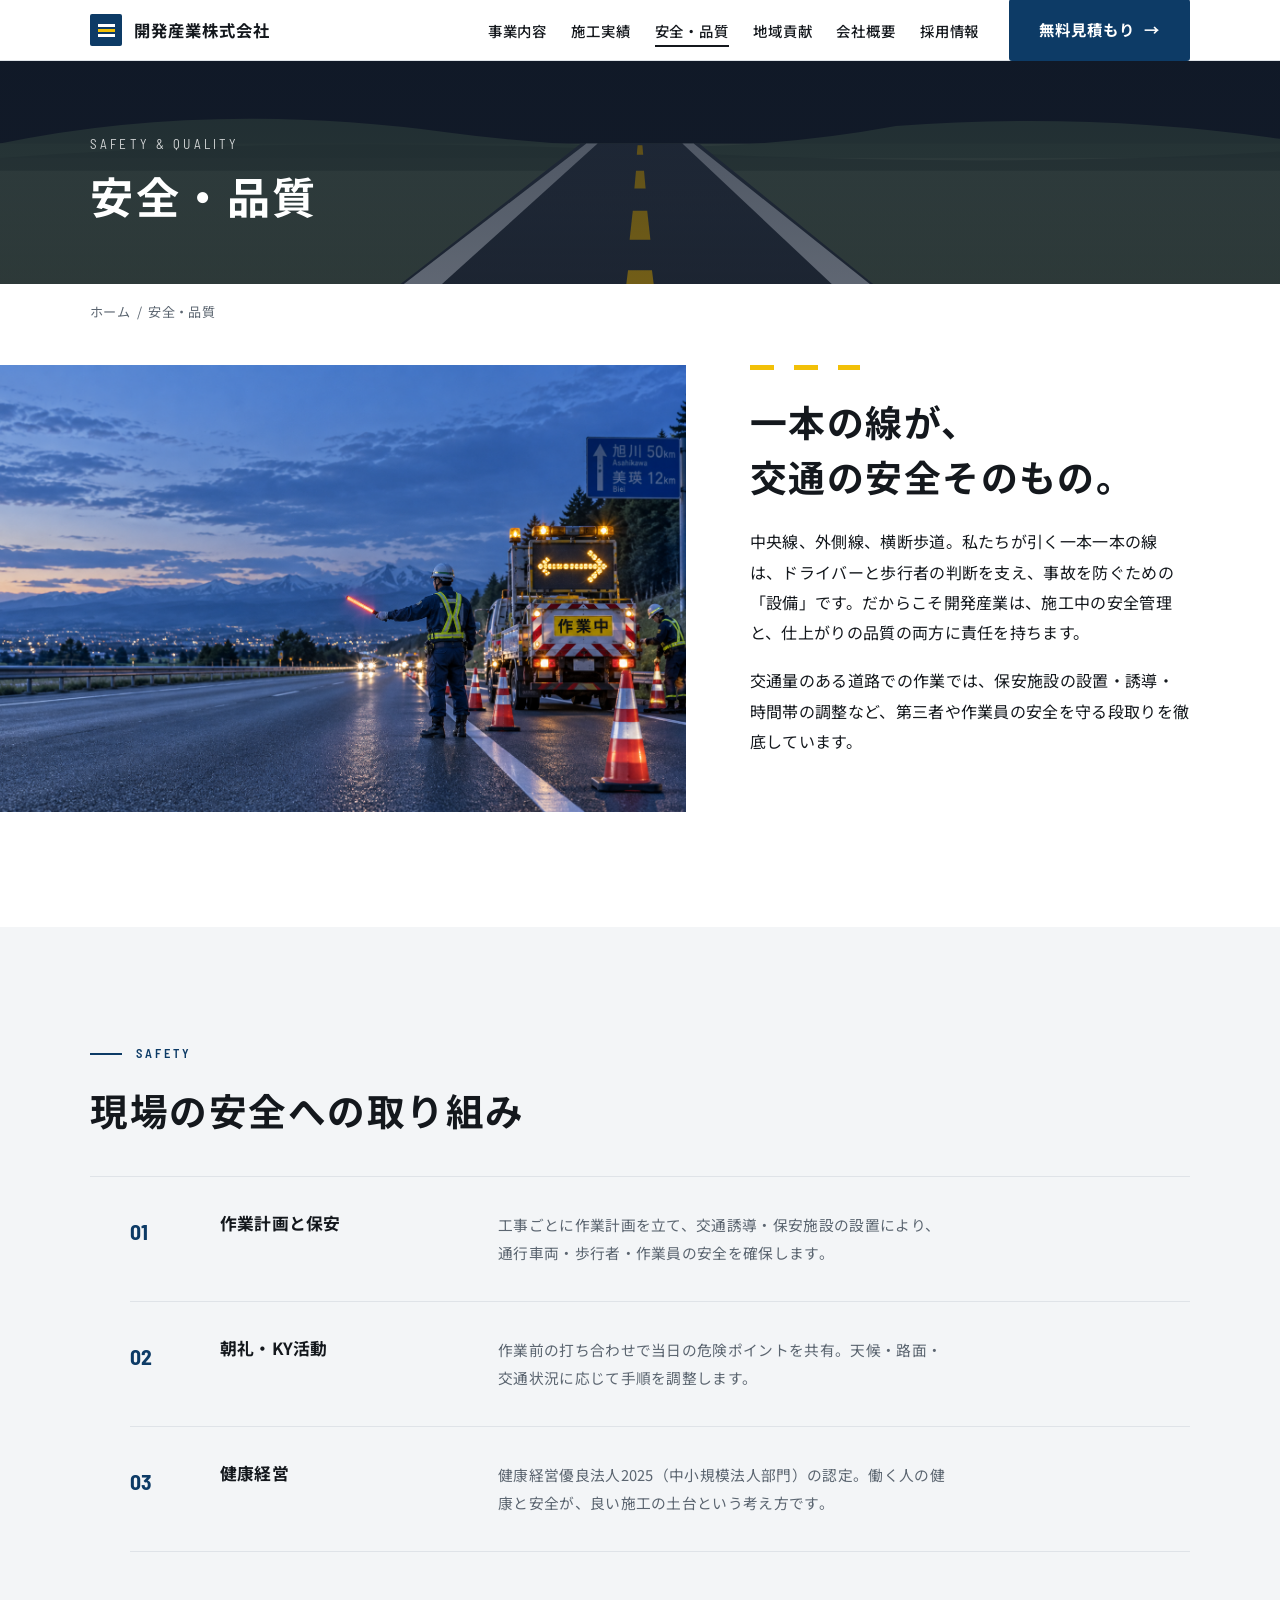
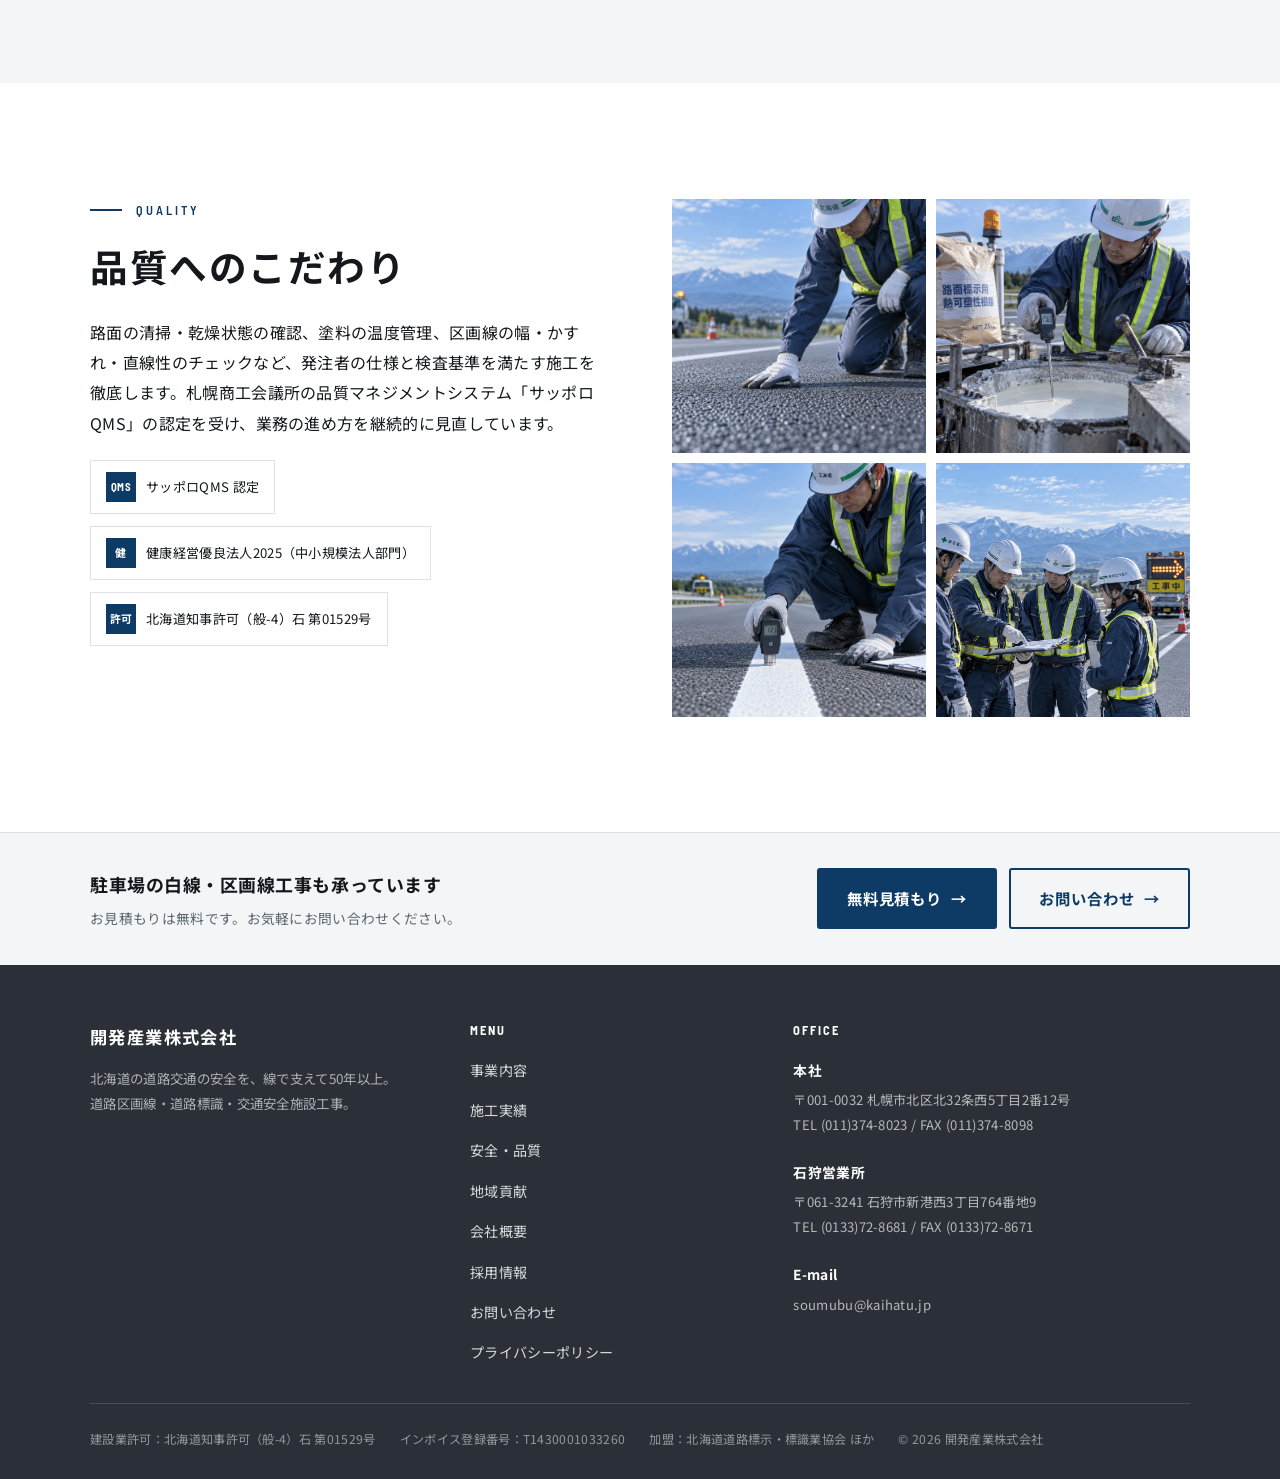
<file: safety.html>
<!DOCTYPE html>
<html lang="ja">
<head>
<meta charset="UTF-8">
<meta name="viewport" content="width=device-width, initial-scale=1">
<title>安全・品質｜開発産業株式会社</title>
<meta name="description" content="開発産業株式会社の安全・品質への取り組み。区画線工事は交通安全そのもの。現場の安全管理の徹底、サッポロQMS認定、健康経営優良法人2025認定による品質・体制づくりをご紹介します。">
<link rel="preconnect" href="https://fonts.googleapis.com">
<link rel="preconnect" href="https://fonts.gstatic.com" crossorigin>
<link href="https://fonts.googleapis.com/css2?family=Barlow+Semi+Condensed:wght@500;600;700&family=Noto+Sans+JP:wght@400;500;700&display=swap" rel="stylesheet">
<link rel="stylesheet" href="assets/css/style.css">
</head>
<body>
<a class="skip-link" href="#main">本文へスキップ</a>

<header class="site-header is-sub">
  <div class="container">
    <a class="brand" href="index.html" aria-label="開発産業株式会社 トップページ">
      <span class="brand__mark"><span></span></span>
      <span class="brand__name">開発産業株式会社</span>
    </a>
    <button class="nav-toggle" aria-label="メニューを開く" aria-expanded="false" aria-controls="gnav"><span></span><span></span><span></span></button>
    <nav class="gnav" id="gnav" aria-label="グローバルナビゲーション">
      <ul class="gnav__list">
        <li><a href="business.html">事業内容</a></li>
        <li><a href="works.html">施工実績</a></li>
        <li><a href="safety.html" aria-current="page">安全・品質</a></li>
        <li><a href="contribution.html">地域貢献</a></li>
        <li><a href="about.html">会社概要</a></li>
        <li><a href="recruit.html">採用情報</a></li>
      </ul>
      <div class="gnav__cta"><a class="btn" href="contact.html">無料見積もり<span class="arw" aria-hidden="true">→</span></a></div>
    </nav>
  </div>
</header>
<div class="nav-scrim" aria-hidden="true"></div>

<main id="main">
  <section class="page-hero">
    <div class="container">
      <p class="page-hero__en">Safety &amp; Quality</p>
      <h1 class="page-hero__title">安全・品質</h1>
    </div>
  </section>
  <div class="container"><nav class="breadcrumb" aria-label="パンくずリスト"><a href="index.html">ホーム</a><span aria-hidden="true">/</span>安全・品質</nav></div>

  <section class="section" style="padding-top:24px">
    <div class="container">
      <div class="edito edito--wide">
        <div class="edito__media bleed-l reveal"><div class="media media--16x10"><img src="assets/img/safety/safety-main.jpg" alt="現場での安全管理と保安措置" loading="lazy"></div></div>
        <div class="edito__body reveal d1">
          <div class="roadline" aria-hidden="true"></div>
          <h2 class="section-title" style="max-width:none">一本の線が、交通の安全そのもの。</h2>
          <p>中央線、外側線、横断歩道。私たちが引く一本一本の線は、ドライバーと歩行者の判断を支え、事故を防ぐための「設備」です。だからこそ開発産業は、施工中の安全管理と、仕上がりの品質の両方に責任を持ちます。</p>
          <p class="mt-s">交通量のある道路での作業では、保安施設の設置・誘導・時間帯の調整など、第三者や作業員の安全を守る段取りを徹底しています。</p>
        </div>
      </div>
    </div>
  </section>

  <section class="section section--soft" aria-labelledby="safe-h">
    <div class="container">
      <div class="sec-h reveal"><span class="en">Safety</span><h2 class="ttl" id="safe-h">現場の安全への取り組み</h2></div>
      <ol class="spec-list mt-m reveal">
        <li><span class="no">01</span><h3>作業計画と保安</h3><p>工事ごとに作業計画を立て、交通誘導・保安施設の設置により、通行車両・歩行者・作業員の安全を確保します。</p></li>
        <li><span class="no">02</span><h3>朝礼・KY活動</h3><p>作業前の打ち合わせで当日の危険ポイントを共有。天候・路面・交通状況に応じて手順を調整します。</p></li>
        <li><span class="no">03</span><h3>健康経営</h3><p>健康経営優良法人2025（中小規模法人部門）の認定。働く人の健康と安全が、良い施工の土台という考え方です。</p></li>
      </ol>
    </div>
  </section>

  <section class="section" aria-labelledby="qual-h">
    <div class="container">
      <div class="split">
        <div class="reveal">
          <div class="sec-h" style="margin-bottom:22px"><span class="en">Quality</span><h2 class="ttl" id="qual-h">品質へのこだわり</h2></div>
          <p>路面の清掃・乾燥状態の確認、塗料の温度管理、区画線の幅・かすれ・直線性のチェックなど、発注者の仕様と検査基準を満たす施工を徹底します。札幌商工会議所の品質マネジメントシステム「サッポロQMS」の認定を受け、業務の進め方を継続的に見直しています。</p>
          <div class="certs">
            <span class="cert"><span class="cert__ic">QMS</span>サッポロQMS 認定</span>
            <span class="cert"><span class="cert__ic">健</span>健康経営優良法人2025（中小規模法人部門）</span>
            <span class="cert"><span class="cert__ic">許可</span>北海道知事許可（般-4）石 第01529号</span>
          </div>
        </div>
        <div class="reveal d1">
          <div class="grid-media-2">
            <div class="media media--sq"><img src="assets/img/safety/paint-manage.jpg" alt="路面状態の確認" loading="lazy"></div>
            <div class="media media--sq"><img src="assets/img/safety/inspection.jpg" alt="塗料の温度・品質の管理" loading="lazy"></div>
            <div class="media media--sq"><img src="assets/img/safety/record.jpg" alt="仕上がりの検査・計測（膜厚測定）" loading="lazy"></div>
            <div class="media media--sq"><img src="assets/img/safety/road-check.jpg" alt="現場での施工記録・確認" loading="lazy"></div>
          </div>
        </div>
      </div>
    </div>
  </section>
</main>

<section class="cta-mini">
  <div class="container cta-mini__inner">
    <div class="cta-mini__txt"><b>駐車場の白線・区画線工事も承っています</b><span>お見積もりは無料です。お気軽にお問い合わせください。</span></div>
    <div class="cta-mini__btns"><a class="btn" href="contact.html">無料見積もり<span class="arw" aria-hidden="true">→</span></a><a class="btn btn--outline" href="contact.html">お問い合わせ<span class="arw" aria-hidden="true">→</span></a></div>
  </div>
</section>

<footer class="site-footer">
  <div class="container">
    <div class="footer-top">
      <div class="footer-brand">
        <div class="footer-brand__name">開発産業株式会社</div>
        <p>北海道の道路交通の安全を、線で支えて50年以上。<br>道路区画線・道路標識・交通安全施設工事。</p>
      </div>
      <nav class="footer-nav" aria-label="フッターナビゲーション">
        <h4>Menu</h4>
        <ul>
          <li><a href="business.html">事業内容</a></li><li><a href="works.html">施工実績</a></li><li><a href="safety.html">安全・品質</a></li><li><a href="contribution.html">地域貢献</a></li><li><a href="about.html">会社概要</a></li><li><a href="recruit.html">採用情報</a></li><li><a href="contact.html">お問い合わせ</a></li><li><a href="privacy.html">プライバシーポリシー</a></li>
        </ul>
      </nav>
      <div class="footer-office">
        <h4>Office</h4>
        <div class="footer-office__block"><b>本社</b><p>〒001-0032 札幌市北区北32条西5丁目2番12号<br>TEL (011)374-8023 / FAX (011)374-8098</p></div>
        <div class="footer-office__block"><b>石狩営業所</b><p>〒061-3241 石狩市新港西3丁目764番地9<br>TEL (0133)72-8681 / FAX (0133)72-8671</p></div>
        <div class="footer-office__block"><b>E-mail</b><p>soumubu@kaihatu.jp</p></div>
      </div>
    </div>
    <div class="footer-bottom">
      <span>建設業許可：北海道知事許可（般-4）石 第01529号</span><span>インボイス登録番号：T1430001033260</span><span>加盟：北海道道路標示・標識業協会 ほか</span><span>&copy; <span data-year>2026</span> 開発産業株式会社</span>
    </div>
  </div>
</footer>

<script src="assets/js/main.js"></script>
</body>
</html>
</file>
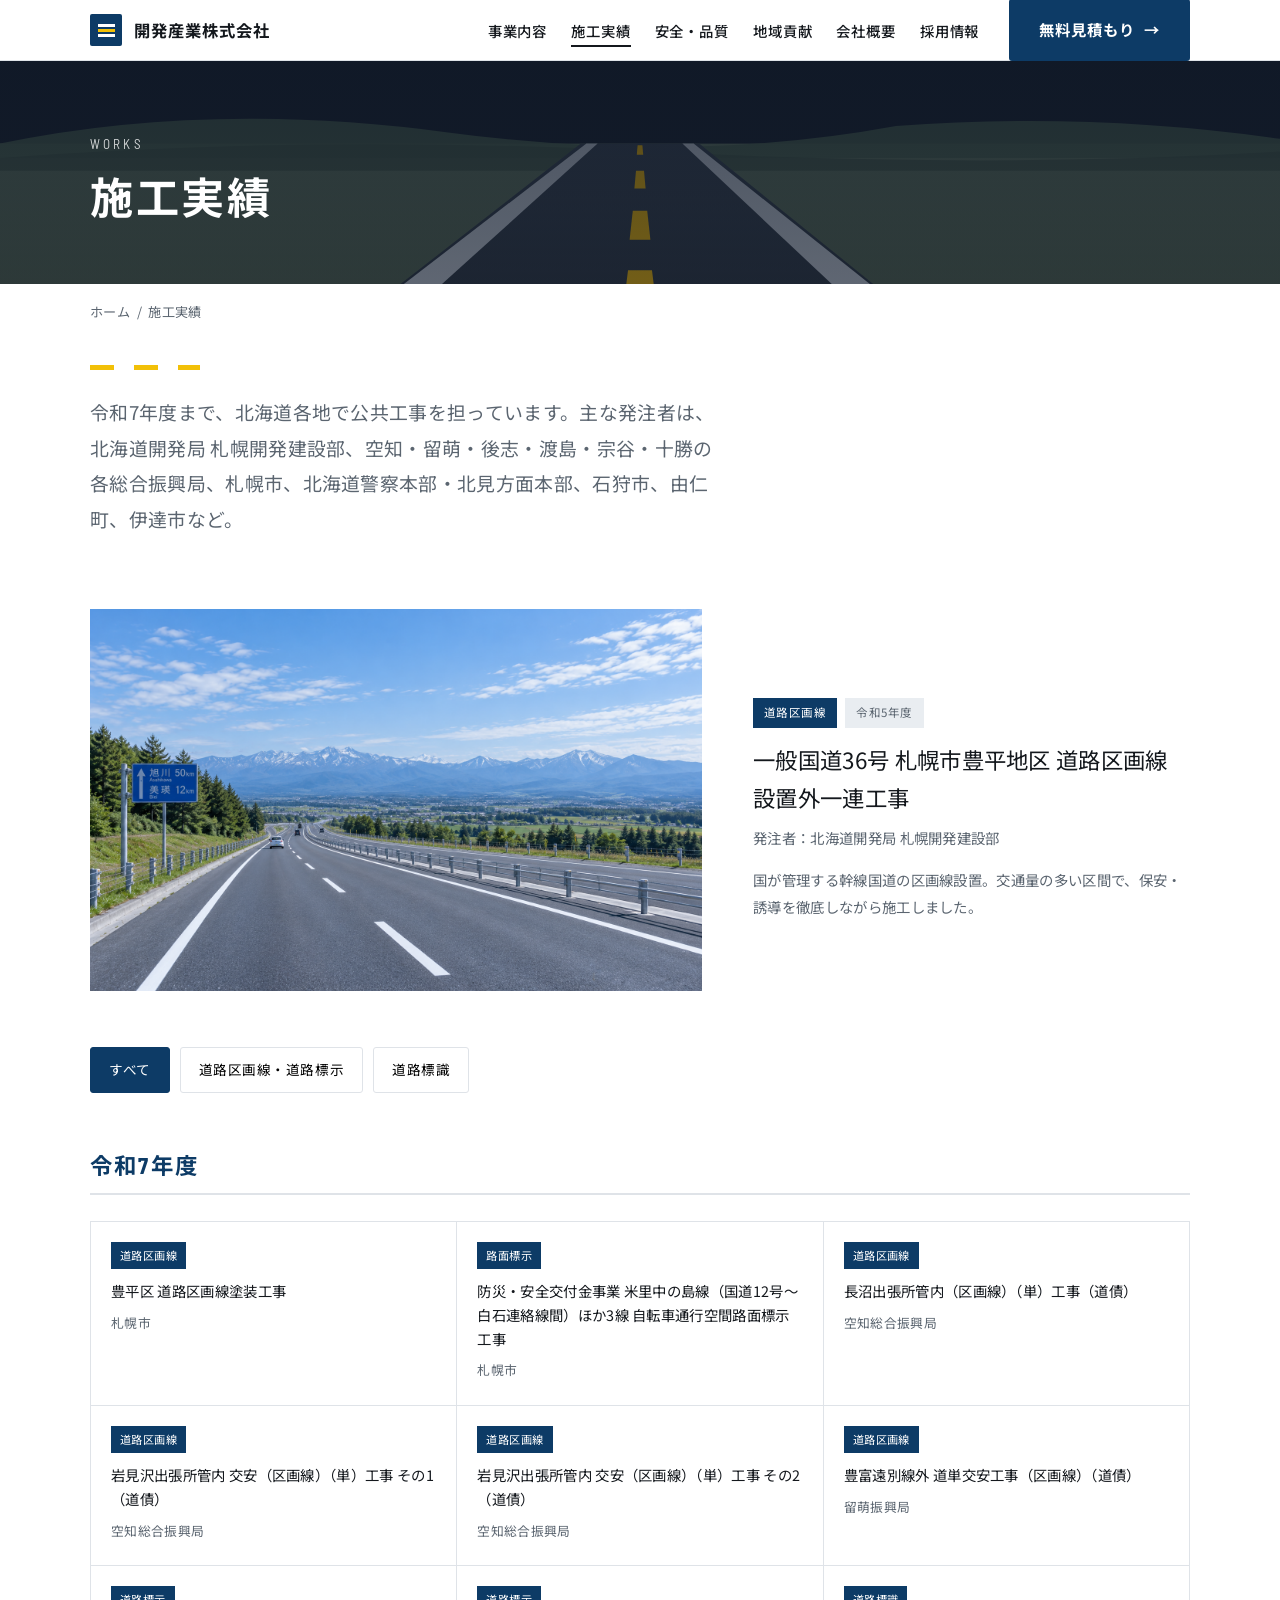
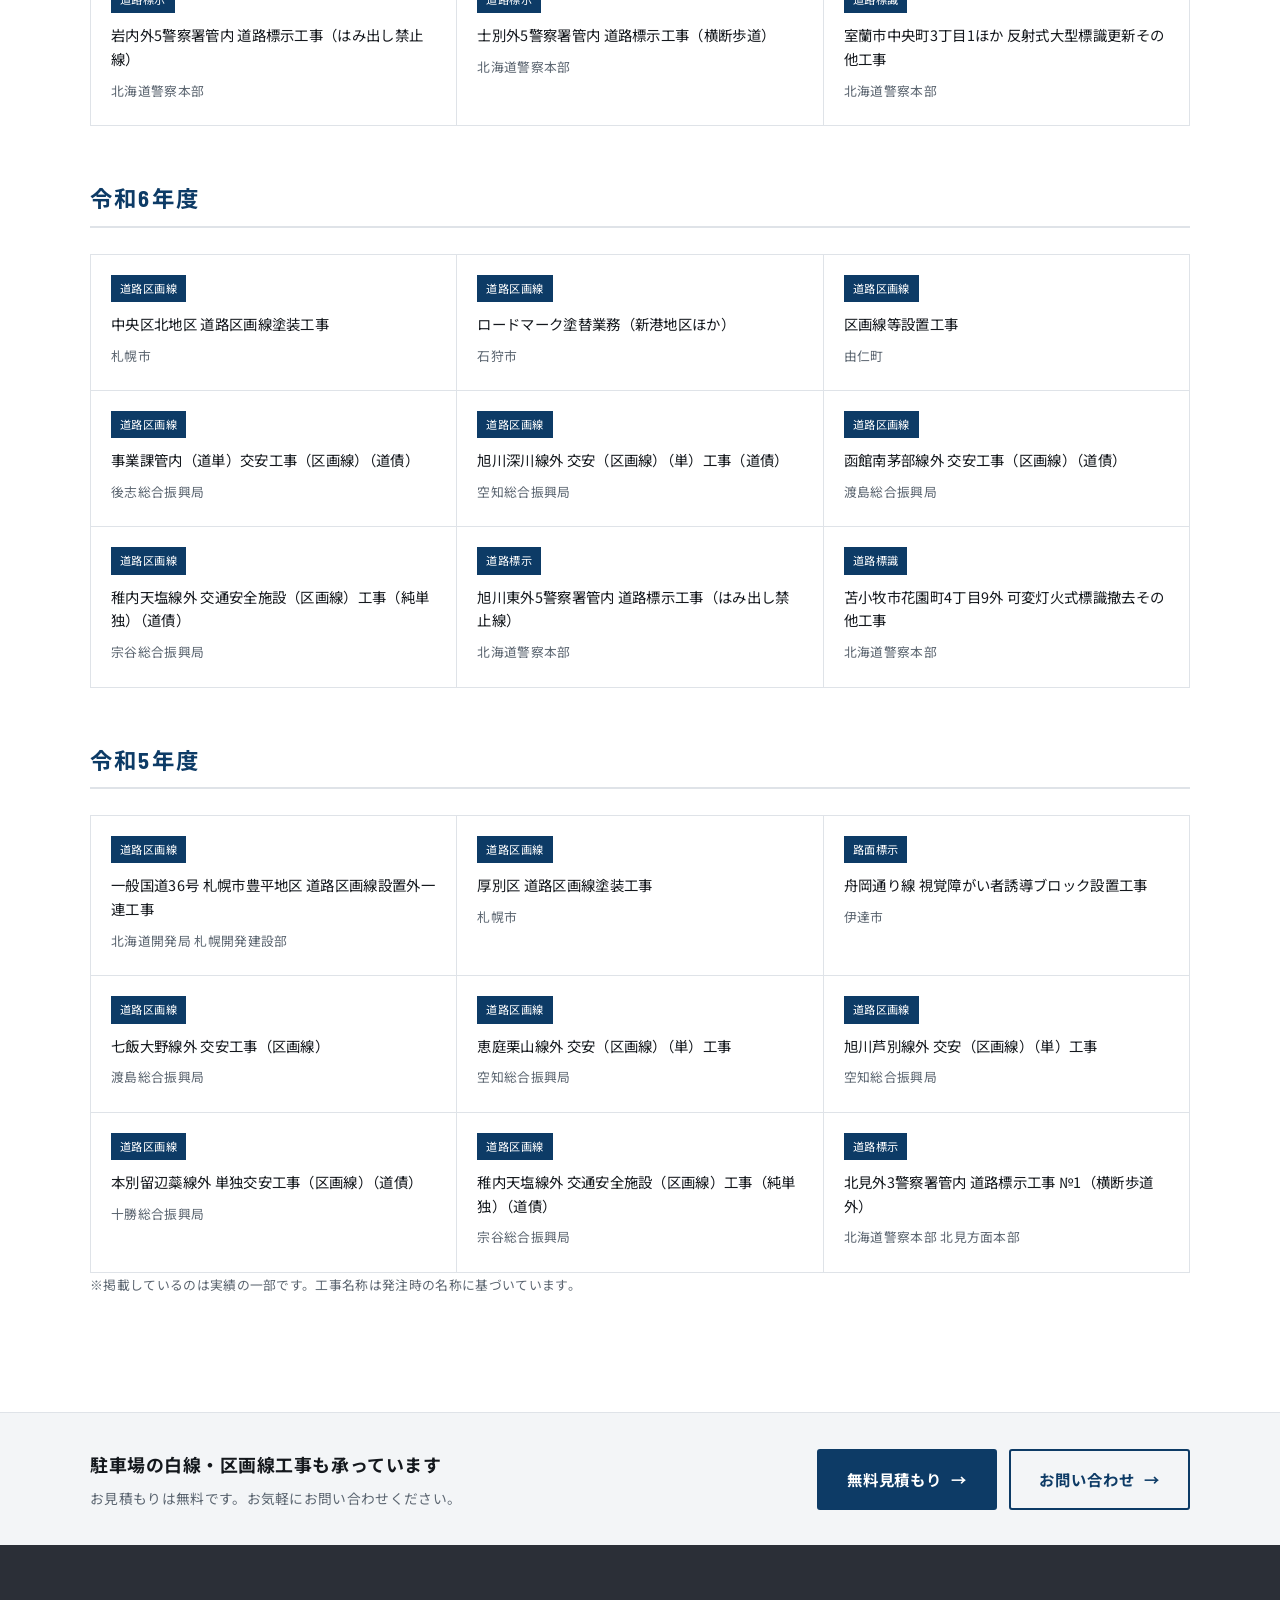
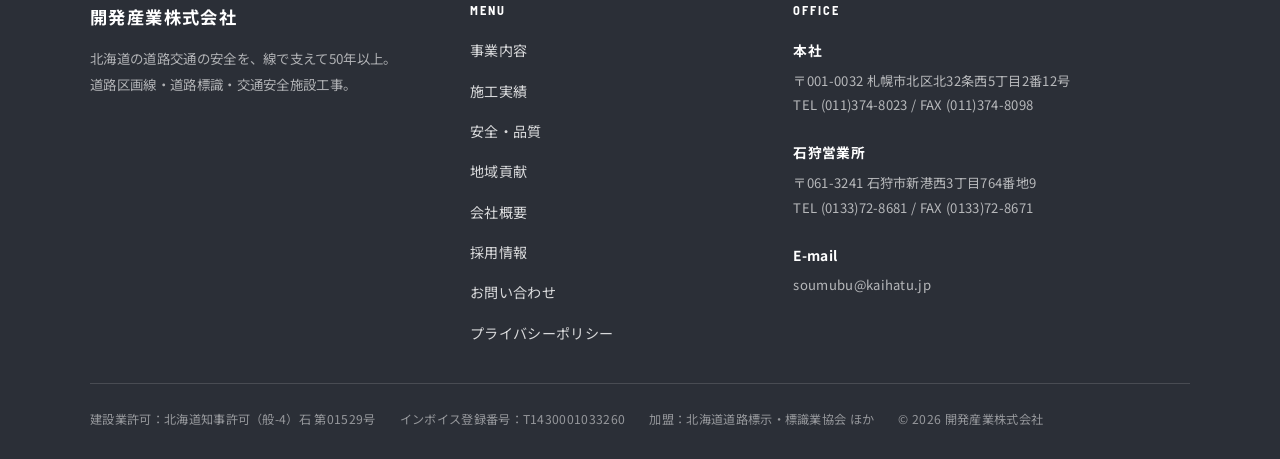
<file: works.html>
<!DOCTYPE html>
<html lang="ja">
<head>
<meta charset="UTF-8">
<meta name="viewport" content="width=device-width, initial-scale=1">
<title>施工実績｜開発産業株式会社</title>
<meta name="description" content="開発産業株式会社の施工実績（令和5〜7年度）。北海道開発局・各総合振興局・札幌市・北海道警察本部・石狩市・由仁町・伊達市など、北海道各地の道路区画線工事・道路標示工事・道路標識工事の実績を掲載しています。">
<link rel="preconnect" href="https://fonts.googleapis.com">
<link rel="preconnect" href="https://fonts.gstatic.com" crossorigin>
<link href="https://fonts.googleapis.com/css2?family=Barlow+Semi+Condensed:wght@500;600;700&family=Noto+Sans+JP:wght@400;500;700&display=swap" rel="stylesheet">
<link rel="stylesheet" href="assets/css/style.css">
</head>
<body>
<a class="skip-link" href="#main">本文へスキップ</a>

<header class="site-header is-sub">
  <div class="container">
    <a class="brand" href="index.html" aria-label="開発産業株式会社 トップページ">
      <span class="brand__mark"><span></span></span>
      <span class="brand__name">開発産業株式会社</span>
    </a>
    <button class="nav-toggle" aria-label="メニューを開く" aria-expanded="false" aria-controls="gnav"><span></span><span></span><span></span></button>
    <nav class="gnav" id="gnav" aria-label="グローバルナビゲーション">
      <ul class="gnav__list">
        <li><a href="business.html">事業内容</a></li>
        <li><a href="works.html" aria-current="page">施工実績</a></li>
        <li><a href="safety.html">安全・品質</a></li>
        <li><a href="contribution.html">地域貢献</a></li>
        <li><a href="about.html">会社概要</a></li>
        <li><a href="recruit.html">採用情報</a></li>
      </ul>
      <div class="gnav__cta"><a class="btn" href="contact.html">無料見積もり<span class="arw" aria-hidden="true">→</span></a></div>
    </nav>
  </div>
</header>
<div class="nav-scrim" aria-hidden="true"></div>

<main id="main">
  <section class="page-hero">
    <div class="container">
      <p class="page-hero__en">Works</p>
      <h1 class="page-hero__title">施工実績</h1>
    </div>
  </section>
  <div class="container"><nav class="breadcrumb" aria-label="パンくずリスト"><a href="index.html">ホーム</a><span aria-hidden="true">/</span>施工実績</nav></div>

  <section class="section" style="padding-top:24px">
    <div class="container">
      <div class="reveal">
        <div class="roadline" aria-hidden="true"></div>
        <p class="lead">令和7年度まで、北海道各地で公共工事を担っています。主な発注者は、北海道開発局 札幌開発建設部、空知・留萌・後志・渡島・宗谷・十勝の各総合振興局、札幌市、北海道警察本部・北見方面本部、石狩市、由仁町、伊達市など。</p>
      </div>

      <div class="works-feature-row mt-l reveal">
        <div class="wf__media hoverzoom"><div class="media media--fill"><img src="assets/img/works/works-feature.jpg" alt="一般国道36号 札幌市豊平地区 道路区画線設置外一連工事" loading="lazy"></div></div>
        <div>
          <div class="wf__meta"><span class="tag-cat">道路区画線</span><span class="tag-year">令和5年度</span></div>
          <p class="wf__title">一般国道36号 札幌市豊平地区 道路区画線設置外一連工事</p>
          <p class="wf__client">発注者：北海道開発局 札幌開発建設部</p>
          <p style="margin-top:14px;font-size:.9rem;color:var(--c-text-mut)">国が管理する幹線国道の区画線設置。交通量の多い区間で、保安・誘導を徹底しながら施工しました。</p>
        </div>
      </div>

      <div class="filterbar reveal d1" role="group" aria-label="施工実績の絞り込み">
        <button type="button" data-filter="all" aria-pressed="true">すべて</button>
        <button type="button" data-filter="marking" aria-pressed="false">道路区画線・道路標示</button>
        <button type="button" data-filter="sign" aria-pressed="false">道路標識</button>
      </div>

      <!-- 令和7年度 -->
      <div class="year-block reveal">
        <h2 class="year-block__ttl">令和7年度</h2>
        <div class="works-grid">
          <article class="work-card" data-cat="marking"><div class="work-card__body"><div class="work-card__meta"><span class="tag-cat">道路区画線</span></div><p class="work-card__title">豊平区 道路区画線塗装工事</p><p class="work-card__client">札幌市</p></div></article>
          <article class="work-card" data-cat="marking"><div class="work-card__body"><div class="work-card__meta"><span class="tag-cat">路面標示</span></div><p class="work-card__title">防災・安全交付金事業 米里中の島線（国道12号〜白石連絡線間）ほか3線 自転車通行空間路面標示工事</p><p class="work-card__client">札幌市</p></div></article>
          <article class="work-card" data-cat="marking"><div class="work-card__body"><div class="work-card__meta"><span class="tag-cat">道路区画線</span></div><p class="work-card__title">長沼出張所管内（区画線）（単）工事（道債）</p><p class="work-card__client">空知総合振興局</p></div></article>
          <article class="work-card" data-cat="marking"><div class="work-card__body"><div class="work-card__meta"><span class="tag-cat">道路区画線</span></div><p class="work-card__title">岩見沢出張所管内 交安（区画線）（単）工事 その1（道債）</p><p class="work-card__client">空知総合振興局</p></div></article>
          <article class="work-card" data-cat="marking"><div class="work-card__body"><div class="work-card__meta"><span class="tag-cat">道路区画線</span></div><p class="work-card__title">岩見沢出張所管内 交安（区画線）（単）工事 その2（道債）</p><p class="work-card__client">空知総合振興局</p></div></article>
          <article class="work-card" data-cat="marking"><div class="work-card__body"><div class="work-card__meta"><span class="tag-cat">道路区画線</span></div><p class="work-card__title">豊富遠別線外 道単交安工事（区画線）（道債）</p><p class="work-card__client">留萌振興局</p></div></article>
          <article class="work-card" data-cat="marking"><div class="work-card__body"><div class="work-card__meta"><span class="tag-cat">道路標示</span></div><p class="work-card__title">岩内外5警察署管内 道路標示工事（はみ出し禁止線）</p><p class="work-card__client">北海道警察本部</p></div></article>
          <article class="work-card" data-cat="marking"><div class="work-card__body"><div class="work-card__meta"><span class="tag-cat">道路標示</span></div><p class="work-card__title">士別外5警察署管内 道路標示工事（横断歩道）</p><p class="work-card__client">北海道警察本部</p></div></article>
          <article class="work-card" data-cat="sign"><div class="work-card__body"><div class="work-card__meta"><span class="tag-cat">道路標識</span></div><p class="work-card__title">室蘭市中央町3丁目1ほか 反射式大型標識更新その他工事</p><p class="work-card__client">北海道警察本部</p></div></article>
        </div>
      </div>

      <!-- 令和6年度 -->
      <div class="year-block reveal">
        <h2 class="year-block__ttl">令和6年度</h2>
        <div class="works-grid">
          <article class="work-card" data-cat="marking"><div class="work-card__body"><div class="work-card__meta"><span class="tag-cat">道路区画線</span></div><p class="work-card__title">中央区北地区 道路区画線塗装工事</p><p class="work-card__client">札幌市</p></div></article>
          <article class="work-card" data-cat="marking"><div class="work-card__body"><div class="work-card__meta"><span class="tag-cat">道路区画線</span></div><p class="work-card__title">ロードマーク塗替業務（新港地区ほか）</p><p class="work-card__client">石狩市</p></div></article>
          <article class="work-card" data-cat="marking"><div class="work-card__body"><div class="work-card__meta"><span class="tag-cat">道路区画線</span></div><p class="work-card__title">区画線等設置工事</p><p class="work-card__client">由仁町</p></div></article>
          <article class="work-card" data-cat="marking"><div class="work-card__body"><div class="work-card__meta"><span class="tag-cat">道路区画線</span></div><p class="work-card__title">事業課管内（道単）交安工事（区画線）（道債）</p><p class="work-card__client">後志総合振興局</p></div></article>
          <article class="work-card" data-cat="marking"><div class="work-card__body"><div class="work-card__meta"><span class="tag-cat">道路区画線</span></div><p class="work-card__title">旭川深川線外 交安（区画線）（単）工事（道債）</p><p class="work-card__client">空知総合振興局</p></div></article>
          <article class="work-card" data-cat="marking"><div class="work-card__body"><div class="work-card__meta"><span class="tag-cat">道路区画線</span></div><p class="work-card__title">函館南茅部線外 交安工事（区画線）（道債）</p><p class="work-card__client">渡島総合振興局</p></div></article>
          <article class="work-card" data-cat="marking"><div class="work-card__body"><div class="work-card__meta"><span class="tag-cat">道路区画線</span></div><p class="work-card__title">稚内天塩線外 交通安全施設（区画線）工事（純単独）（道債）</p><p class="work-card__client">宗谷総合振興局</p></div></article>
          <article class="work-card" data-cat="marking"><div class="work-card__body"><div class="work-card__meta"><span class="tag-cat">道路標示</span></div><p class="work-card__title">旭川東外5警察署管内 道路標示工事（はみ出し禁止線）</p><p class="work-card__client">北海道警察本部</p></div></article>
          <article class="work-card" data-cat="sign"><div class="work-card__body"><div class="work-card__meta"><span class="tag-cat">道路標識</span></div><p class="work-card__title">苫小牧市花園町4丁目9外 可変灯火式標識撤去その他工事</p><p class="work-card__client">北海道警察本部</p></div></article>
        </div>
      </div>

      <!-- 令和5年度 -->
      <div class="year-block reveal">
        <h2 class="year-block__ttl">令和5年度</h2>
        <div class="works-grid">
          <article class="work-card" data-cat="marking"><div class="work-card__body"><div class="work-card__meta"><span class="tag-cat">道路区画線</span></div><p class="work-card__title">一般国道36号 札幌市豊平地区 道路区画線設置外一連工事</p><p class="work-card__client">北海道開発局 札幌開発建設部</p></div></article>
          <article class="work-card" data-cat="marking"><div class="work-card__body"><div class="work-card__meta"><span class="tag-cat">道路区画線</span></div><p class="work-card__title">厚別区 道路区画線塗装工事</p><p class="work-card__client">札幌市</p></div></article>
          <article class="work-card" data-cat="marking"><div class="work-card__body"><div class="work-card__meta"><span class="tag-cat">路面標示</span></div><p class="work-card__title">舟岡通り線 視覚障がい者誘導ブロック設置工事</p><p class="work-card__client">伊達市</p></div></article>
          <article class="work-card" data-cat="marking"><div class="work-card__body"><div class="work-card__meta"><span class="tag-cat">道路区画線</span></div><p class="work-card__title">七飯大野線外 交安工事（区画線）</p><p class="work-card__client">渡島総合振興局</p></div></article>
          <article class="work-card" data-cat="marking"><div class="work-card__body"><div class="work-card__meta"><span class="tag-cat">道路区画線</span></div><p class="work-card__title">恵庭栗山線外 交安（区画線）（単）工事</p><p class="work-card__client">空知総合振興局</p></div></article>
          <article class="work-card" data-cat="marking"><div class="work-card__body"><div class="work-card__meta"><span class="tag-cat">道路区画線</span></div><p class="work-card__title">旭川芦別線外 交安（区画線）（単）工事</p><p class="work-card__client">空知総合振興局</p></div></article>
          <article class="work-card" data-cat="marking"><div class="work-card__body"><div class="work-card__meta"><span class="tag-cat">道路区画線</span></div><p class="work-card__title">本別留辺蘂線外 単独交安工事（区画線）（道債）</p><p class="work-card__client">十勝総合振興局</p></div></article>
          <article class="work-card" data-cat="marking"><div class="work-card__body"><div class="work-card__meta"><span class="tag-cat">道路区画線</span></div><p class="work-card__title">稚内天塩線外 交通安全施設（区画線）工事（純単独）（道債）</p><p class="work-card__client">宗谷総合振興局</p></div></article>
          <article class="work-card" data-cat="marking"><div class="work-card__body"><div class="work-card__meta"><span class="tag-cat">道路標示</span></div><p class="work-card__title">北見外3警察署管内 道路標示工事 №1（横断歩道外）</p><p class="work-card__client">北海道警察本部 北見方面本部</p></div></article>
        </div>
      </div>

      <p class="form__note reveal">※掲載しているのは実績の一部です。工事名称は発注時の名称に基づいています。</p>
    </div>
  </section>
</main>

<section class="cta-mini">
  <div class="container cta-mini__inner">
    <div class="cta-mini__txt">
      <b>駐車場の白線・区画線工事も承っています</b>
      <span>お見積もりは無料です。お気軽にお問い合わせください。</span>
    </div>
    <div class="cta-mini__btns">
      <a class="btn" href="contact.html">無料見積もり<span class="arw" aria-hidden="true">→</span></a>
      <a class="btn btn--outline" href="contact.html">お問い合わせ<span class="arw" aria-hidden="true">→</span></a>
    </div>
  </div>
</section>

<footer class="site-footer">
  <div class="container">
    <div class="footer-top">
      <div class="footer-brand">
        <div class="footer-brand__name">開発産業株式会社</div>
        <p>北海道の道路交通の安全を、線で支えて50年以上。<br>道路区画線・道路標識・交通安全施設工事。</p>
      </div>
      <nav class="footer-nav" aria-label="フッターナビゲーション">
        <h4>Menu</h4>
        <ul>
          <li><a href="business.html">事業内容</a></li>
          <li><a href="works.html">施工実績</a></li>
          <li><a href="safety.html">安全・品質</a></li>
          <li><a href="contribution.html">地域貢献</a></li>
          <li><a href="about.html">会社概要</a></li>
          <li><a href="recruit.html">採用情報</a></li>
          <li><a href="contact.html">お問い合わせ</a></li>
          <li><a href="privacy.html">プライバシーポリシー</a></li>
        </ul>
      </nav>
      <div class="footer-office">
        <h4>Office</h4>
        <div class="footer-office__block"><b>本社</b><p>〒001-0032 札幌市北区北32条西5丁目2番12号<br>TEL (011)374-8023 / FAX (011)374-8098</p></div>
        <div class="footer-office__block"><b>石狩営業所</b><p>〒061-3241 石狩市新港西3丁目764番地9<br>TEL (0133)72-8681 / FAX (0133)72-8671</p></div>
        <div class="footer-office__block"><b>E-mail</b><p>soumubu@kaihatu.jp</p></div>
      </div>
    </div>
    <div class="footer-bottom">
      <span>建設業許可：北海道知事許可（般-4）石 第01529号</span>
      <span>インボイス登録番号：T1430001033260</span>
      <span>加盟：北海道道路標示・標識業協会 ほか</span>
      <span>&copy; <span data-year>2026</span> 開発産業株式会社</span>
    </div>
  </div>
</footer>

<script src="assets/js/main.js"></script>
</body>
</html>
</file>
<file: assets/css/style.css>
/* =============================================================
   開発産業株式会社 — サイト共通スタイル  v2 (Editorial)
   方針: REFERENCE_ANALYSIS.md 18章に準拠しつつ、
   AI生成的な「3列カード反復」から脱却。
   ・白 / 濃グレー文字 / 濃紺アクセント(信頼・安全)
   ・路面標示イエローは差し色のみ
   ・角丸は最小(公共インフラの直線性) / 写真は主役 / 余白に強弱
   ・セクションごとに情報の性格に合ったレイアウトを使う
   ============================================================= */

/* ---------- design tokens ---------- */
:root{
  --c-bg:        #ffffff;
  --c-bg-soft:   #f3f5f7;
  --c-bg-softer: #e9edf1;
  --c-text:      #14181d;
  --c-text-mut:  #5b6570;
  --c-line:      #dfe3e8;
  --c-accent:    #0d3b66;   /* 濃紺 = 信頼 / 安全 */
  --c-accent-d:  #082a4a;
  --c-link:      #1560bd;
  --c-asphalt:   #20242b;   /* アスファルト調 */
  --c-asphalt-2: #2b2f37;
  --c-yellow:    #f2c007;   /* 路面標示イエロー(限定) */

  --maxw:      1180px;   /* 標準コンテナ */
  --maxw-wide: 1420px;   /* 写真を大胆に使うコンテナ */
  --measure:   64ch;     /* 本文の最大行長(≈ 680–720px) */

  --radius:   3px;       /* UI要素のみ。写真は原則 0 */
  --gutter:   20px;

  --space-section: clamp(72px, 9vw, 148px);

  --font-jp: "Noto Sans JP", "Hiragino Kaku Gothic ProN", "Yu Gothic", "Meiryo", sans-serif;
  --font-en: "Barlow Semi Condensed", "Arial Narrow", var(--font-jp);

  --ease: cubic-bezier(.22,1,.36,1);
  --header-h: 76px;
}

*,*::before,*::after{ box-sizing:border-box; }

html{ scroll-behavior:smooth; -webkit-text-size-adjust:100%; }

body{
  margin:0;
  font-family:var(--font-jp);
  font-size:16px;
  line-height:1.9;
  color:var(--c-text);
  background:var(--c-bg);
  letter-spacing:.02em;
  overflow-x:hidden;                 /* ブリード写真用 */
  -webkit-font-smoothing:antialiased;
}

img{ max-width:100%; height:auto; display:block; }
a{ color:inherit; text-decoration:none; }
h1,h2,h3,h4{ line-height:1.5; font-weight:700; margin:0; word-break:keep-all; overflow-wrap:normal; text-wrap:pretty; }
p{ margin:0; }
ul{ margin:0; padding:0; list-style:none; }

.skip-link{
  position:absolute; left:12px; top:-60px; z-index:200;
  background:var(--c-accent); color:#fff; padding:10px 18px; border-radius:var(--radius);
  transition:top .2s var(--ease);
}
.skip-link:focus{ top:12px; }

/* ---------- layout helpers ---------- */
.container{
  width:100%; max-width:var(--maxw);
  margin-inline:auto; padding-inline:var(--gutter);
}
.container--wide{ max-width:var(--maxw-wide); }
@media (min-width:1024px){ .container{ padding-inline:40px; } }

.section{ padding-block:var(--space-section); }
.section--soft{ background:var(--c-bg-soft); }
.section--tight{ padding-block:clamp(48px,6vw,88px); }

.measure{ max-width:var(--measure); }
.mt-s{ margin-top:22px; } .mt-m{ margin-top:38px; } .mt-l{ margin-top:clamp(40px,6vw,72px); }
.stack-lg > * + *{ margin-top:var(--space-section); }

/* ---------- section heads (3 variants) ---------- */
/* 1) 基本: 先頭に短い罫 + 英字ラベル + 日本語見出し */
.sec-h .en{
  font-family:var(--font-en); font-weight:600; font-size:.78rem;
  letter-spacing:.24em; text-transform:uppercase; color:var(--c-accent);
  display:flex; align-items:center; gap:14px;
}
.sec-h .en::before{ content:""; width:32px; height:2px; background:var(--c-accent); }
.sec-h .ttl{
  font-size:clamp(1.5rem, 1.05rem + 1.8vw, 2.35rem);
  letter-spacing:.04em; margin-top:16px; text-wrap:pretty; max-width:22ch;
}
.sec-h--light .en{ color:#9fc0e0; } .sec-h--light .en::before{ background:#9fc0e0; }
.sec-h--light .ttl{ color:#fff; }

/* 2) 縦組みラベル (ABOUT 等) */
.sec-h--side{ position:relative; padding-left:0; }
@media (min-width:1024px){
  .sec-h--side{ padding-left:52px; }
  .sec-h--side .en{
    writing-mode:vertical-rl; position:absolute; left:0; top:2px;
    letter-spacing:.32em; gap:16px;
  }
  .sec-h--side .en::before{ width:2px; height:34px; }
}

/* 3) 大型英字ディスプレイ (WORKS 等) */
.sec-h--big .en{
  font-family:var(--font-en); font-weight:700;
  font-size:clamp(2rem, 1.4rem + 2.4vw, 3.3rem); letter-spacing:.03em;
  text-transform:uppercase; color:var(--c-accent); display:block;
}
.sec-h--big .ttl{ font-size:clamp(1.1rem,1rem + .5vw,1.35rem); margin-top:8px; color:var(--c-text-mut); font-weight:500; max-width:none; text-wrap:initial; }

/* road-marking style section number */
.signo{
  font-family:var(--font-en); font-weight:700; line-height:1;
  font-size:clamp(2.4rem, 1.6rem + 3.4vw, 4.6rem); color:var(--c-accent);
}
.signo::after{ content:""; display:block; width:44px; height:6px; background:var(--c-yellow); margin-top:14px; }
.signo--light{ color:#fff; }

.lead{ font-size:clamp(1.02rem,.98rem + .4vw,1.18rem); color:var(--c-text-mut); max-width:var(--measure); }
.eyebrow{                            /* 下層ページ後方互換 */
  display:inline-flex; align-items:center; gap:12px;
  font-family:var(--font-en); font-size:.78rem; font-weight:600;
  letter-spacing:.22em; text-transform:uppercase; color:var(--c-accent); margin-bottom:14px;
}
.eyebrow::before{ content:""; width:28px; height:2px; background:currentColor; }
.section-title{ font-size:clamp(1.5rem,1.05rem + 1.8vw,2.3rem); letter-spacing:.04em; margin-bottom:.6em; text-wrap:pretty; max-width:24ch; }

/* road-line divider (道路センターライン風・限定使用) */
.roadline{
  height:5px; width:0;
  background:repeating-linear-gradient(90deg,var(--c-yellow) 0 24px,transparent 24px 44px);
  transition:width 1s var(--ease); margin-bottom:24px;
}
.is-visible .roadline,.roadline.is-visible{ width:110px; }

/* ---------- buttons ---------- */
.btn{
  --bg:var(--c-accent); --fg:#fff;
  display:inline-flex; align-items:center; gap:.6em;
  padding:14px 28px;
  font-family:var(--font-jp); font-size:.96rem; font-weight:700; letter-spacing:.06em;
  color:var(--fg); background:var(--bg); white-space:nowrap;
  border:2px solid var(--bg); border-radius:var(--radius); cursor:pointer;
  transition:background .25s var(--ease),color .25s var(--ease),border-color .25s var(--ease);
}
.btn .arw{ transition:transform .25s var(--ease); }
.btn:hover{ background:var(--c-accent-d); border-color:var(--c-accent-d); }
.btn:hover .arw{ transform:translateX(4px); }
.btn--outline{ --bg:transparent; --fg:var(--c-accent); border-color:var(--c-accent); }
.btn--outline:hover{ --fg:#fff; background:var(--c-accent); }
.btn--light{ --bg:#fff; --fg:var(--c-accent); border-color:#fff; }
.btn--light:hover{ background:transparent; --fg:#fff; border-color:#fff; }
.btn--ghost{ --bg:transparent; --fg:#fff; border-color:rgba(255,255,255,.6); }
.btn--ghost:hover{ background:#fff; --fg:var(--c-accent); border-color:#fff; }
.btn--lg{ padding:17px 38px; font-size:1rem; }

.textlink{ display:inline-flex; align-items:center; gap:.5em; font-weight:700; color:var(--c-accent); letter-spacing:.06em; }
.textlink .arw{ transition:transform .25s var(--ease); }
.textlink:hover .arw{ transform:translateX(4px); }

/* =============================================================
   HEADER
   ============================================================= */
.site-header{
  position:fixed; inset:0 0 auto 0; z-index:100; height:var(--header-h);
  display:flex; align-items:center; background:rgba(255,255,255,0);
  transition:background .3s var(--ease),height .3s var(--ease),box-shadow .3s var(--ease);
}
.site-header .container{ display:flex; align-items:center; justify-content:space-between; gap:24px; }
.site-header.is-solid,.site-header.is-sub{
  background:#fff; height:60px; box-shadow:0 1px 0 var(--c-line);
}
.brand{ display:flex; align-items:center; gap:12px; }
.brand__mark{ width:32px; height:32px; flex:none; border-radius:2px; background:var(--c-accent); display:grid; place-items:center; }
.brand__mark span{ display:block; width:17px; height:3px; background:var(--c-yellow); box-shadow:0 5px 0 #fff, 0 -5px 0 #fff; }
.brand__name{ font-weight:700; font-size:1.02rem; letter-spacing:.06em; color:var(--c-text); white-space:nowrap; }
.site-header:not(.is-solid):not(.is-sub) .brand__name{ color:#fff; }
.site-header:not(.is-solid):not(.is-sub) .brand__mark{ background:#fff; }
.site-header:not(.is-solid):not(.is-sub) .brand__mark span{ background:var(--c-accent); box-shadow:0 5px 0 rgba(255,255,255,.9),0 -5px 0 rgba(255,255,255,.9); }

.gnav{ display:flex; align-items:center; gap:30px; }
.gnav__list{ display:flex; gap:24px; }
.gnav__list a{ font-size:.9rem; font-weight:500; letter-spacing:.06em; color:var(--c-text); padding:6px 0; position:relative; }
.site-header:not(.is-solid):not(.is-sub) .gnav__list a{ color:#fff; }
.gnav__list a::after{ content:""; position:absolute; left:0; right:100%; bottom:0; height:2px; background:currentColor; transition:right .28s var(--ease); }
.gnav__list a:hover::after,.gnav__list a[aria-current="page"]::after{ right:0; }

.nav-toggle{ display:none; width:44px; height:44px; border:0; background:transparent; cursor:pointer; flex-direction:column; justify-content:center; gap:6px; padding:0; }
.nav-toggle span{ display:block; height:2px; width:26px; background:var(--c-text); transition:.3s var(--ease); }
.site-header:not(.is-solid):not(.is-sub) .nav-toggle span{ background:#fff; }

@media (max-width:1023px){
  .nav-toggle{ display:flex; }
  .gnav{
    position:fixed; inset:0 0 0 auto; width:min(84vw,360px); background:#fff;
    flex-direction:column; align-items:stretch; justify-content:flex-start;
    gap:0; padding:88px 28px 32px; transform:translateX(100%);
    transition:transform .35s var(--ease); box-shadow:-20px 0 50px rgba(0,0,0,.15);
  }
  body.nav-open .gnav{ transform:translateX(0); }
  .gnav__list{ flex-direction:column; gap:0; }
  .gnav__list a{ color:var(--c-text) !important; padding:16px 4px; border-bottom:1px solid var(--c-line); font-size:1rem; }
  .gnav__list a::after{ display:none; }
  .gnav__cta{ margin-top:24px; display:flex; flex-direction:column; gap:12px; }
  .gnav__cta .btn{ justify-content:center; }
  body.nav-open{ overflow:hidden; }
  .nav-scrim{ position:fixed; inset:0; background:rgba(10,20,35,.45); opacity:0; visibility:hidden; transition:.3s; z-index:99; }
  body.nav-open .nav-scrim{ opacity:1; visibility:visible; }
}

/* =============================================================
   HERO (TOP)  — 写真 + 短いコピー + 1行説明 + CTA1つ
   ============================================================= */
.hero{
  position:relative; min-height:92vh; display:flex; align-items:flex-end;
  padding-top:var(--header-h); overflow:hidden; color:#fff;
}
.hero__bg{ position:absolute; inset:0; z-index:0; }
.hero__scene{
  position:absolute; inset:0; opacity:0; background-size:cover; background-position:center bottom;
  animation:heroZoom 22s linear infinite alternate; transition:opacity 1.2s var(--ease);
}
.hero__scene.is-active{ opacity:1; }
.hero__scene--a{ background-image:url("../img/hero/hero-01.jpg"); }
.hero__scene--b{ background-image:url("../img/hero/hero-02.jpg"); }
.hero__scene--c{ background-image:url("../img/hero/hero-03.jpg"); }
/* 実写ヒーロー導入により、道路モチーフSVGの重ね描きは非表示（写真内に実際の道路があるため） */
.hero__road{ display:none; }
.hero__scrim{ position:absolute; inset:0; z-index:1; background:linear-gradient(180deg,rgba(6,17,34,.34) 0%,rgba(6,17,34,0) 26%,rgba(6,17,34,.6) 100%); }
@keyframes heroZoom{ from{ transform:scale(1); } to{ transform:scale(1.07); } }

.hero__inner{ position:relative; z-index:2; width:100%; padding-bottom:clamp(56px,8vw,110px); }
.hero__eyebrow{ font-family:var(--font-en); letter-spacing:.24em; text-transform:uppercase; font-size:.8rem; font-weight:600; margin-bottom:20px; opacity:.92; }
.hero__title{ font-size:clamp(2.1rem, 1.1rem + 4vw, 3.9rem); letter-spacing:.06em; text-shadow:0 2px 24px rgba(0,0,0,.32); margin-bottom:.44em; text-wrap:pretty; }
.hero__sub{ font-size:clamp(.95rem,.9rem + .4vw,1.15rem); font-weight:500; letter-spacing:.06em; max-width:34ch; }
.hero__meta{ margin-top:22px; font-size:.82rem; letter-spacing:.06em; color:rgba(255,255,255,.82); }
.hero__meta span{ white-space:nowrap; }
.hero__meta i{ font-style:normal; margin:0 .7em; color:rgba(255,255,255,.4); }
.hero__cta{ margin-top:30px; }
.hero__cue{
  position:absolute; left:50%; bottom:0; z-index:2; width:2px; height:60px; transform:translateX(-50%);
  background:repeating-linear-gradient(180deg,#fff 0 8px,transparent 8px 16px); animation:cueMove 1.8s linear infinite;
}
@keyframes cueMove{ from{ background-position:0 0; } to{ background-position:0 16px; } }
@media (max-width:700px){ .hero{ min-height:88vh; } .hero__meta i{ display:block; height:0; margin:.2em 0; } }

/* =============================================================
   PAGE HERO (下層)
   ============================================================= */
.page-hero{
  position:relative; padding:calc(var(--header-h) + 56px) 0 56px;
  background:var(--c-asphalt) url("../img/hero-road.svg") center/cover no-repeat; color:#fff; overflow:hidden;
}
.page-hero::after{ content:""; position:absolute; inset:0; background:linear-gradient(180deg,rgba(9,20,38,.72),rgba(9,20,38,.55)); }
.page-hero .container{ position:relative; z-index:1; }
.page-hero__en{ font-family:var(--font-en); letter-spacing:.24em; text-transform:uppercase; font-size:.82rem; color:rgba(255,255,255,.8); }
.page-hero__title{ font-size:clamp(1.7rem,1.2rem + 2.4vw,2.7rem); letter-spacing:.06em; margin-top:6px; }
.breadcrumb{ padding:16px 0; font-size:.82rem; color:var(--c-text-mut); }
.breadcrumb a:hover{ color:var(--c-accent); }
.breadcrumb span{ margin:0 .5em; }

/* =============================================================
   NEWS BAR  (FV直下の細い1行)
   ============================================================= */
.newsbar{ background:#fff; border-bottom:1px solid var(--c-line); }
.newsbar__row{ display:flex; align-items:center; gap:22px; padding-block:15px; }
.newsbar__k{ font-family:var(--font-en); font-weight:700; letter-spacing:.18em; color:var(--c-accent); font-size:.76rem; flex:none; }
.newsbar__date{ font-family:var(--font-en); color:var(--c-text-mut); font-size:.82rem; flex:none; letter-spacing:.04em; }
.newsbar__t{ flex:1 1 auto; min-width:0; font-size:.9rem; white-space:nowrap; overflow:hidden; text-overflow:ellipsis; }
.newsbar__t:hover{ color:var(--c-accent); }
.newsbar__more{ flex:none; font-size:.78rem; font-weight:700; color:var(--c-accent); letter-spacing:.06em; }
@media (max-width:640px){
  .newsbar__row{ flex-wrap:wrap; gap:6px 14px; }
  .newsbar__t{ flex-basis:100%; white-space:normal; }
}

/* =============================================================
   EDITORIAL split  (写真 × 文章 / 左右非対称・交互)
   ============================================================= */
.edito{ display:grid; grid-template-columns:1fr 1fr; align-items:start; gap:clamp(28px,5vw,80px); }
.edito--center{ align-items:center; }

/* 汎用 2カラム (下層ページ: 会社概要 / 品質 / お問い合わせ 等) */
.split{ display:grid; grid-template-columns:1fr 1fr; gap:clamp(28px,5vw,64px); align-items:start; }
.split--7-5{ grid-template-columns:7fr 5fr; }
@media (max-width:860px){ .split,.split--7-5{ grid-template-columns:1fr; } }

/* 事業ブロックの小さな連番ラベル (business.html) */
.biz__no{ font-family:var(--font-en); font-weight:700; font-size:.82rem; letter-spacing:.22em; color:var(--c-accent); display:block; margin-bottom:8px; }
.edito--wide{ grid-template-columns:1.15fr .85fr; }
.edito__body{ max-width:var(--measure); }
.edito__body .signo{ margin-bottom:22px; }
.edito__body p + p{ margin-top:1.1em; }
.edito__media{ position:relative; }
/* 写真をテキストコンテナから外側へはみ出させる(予測可能な固定量) */
@media (min-width:1200px){
  .edito__media.bleed-l{ margin-left:calc((var(--maxw) - var(--maxw-wide)) / 2); }
  .edito__media.bleed-r{ margin-right:calc((var(--maxw) - var(--maxw-wide)) / 2); }
}
.edito--rev .edito__media{ order:2; }
@media (max-width:920px){
  .edito,.edito--wide{ grid-template-columns:1fr; gap:26px; }
  .edito--rev .edito__media{ order:0; }
  .edito__media.bleed-l,.edito__media.bleed-r{ margin-inline:calc(-1 * var(--gutter)); }
}

/* full-width business block (03) — リズムを意図的に崩す */
.biz-full{ position:relative; }
.biz-full__media{ aspect-ratio:21/9; }
@media (max-width:700px){ .biz-full__media{ aspect-ratio:4/3; } }
.biz-full__body{ display:grid; grid-template-columns:auto minmax(0,1fr); gap:clamp(20px,4vw,52px); align-items:start; margin-top:34px; }
.biz-full__body .signo{ align-self:start; }
.biz-full__body p{ max-width:52ch; color:var(--c-text-mut); font-size:.95rem; }
.biz-full__body .btn{ margin-top:20px; }
@media (max-width:820px){ .biz-full__body{ grid-template-columns:1fr; gap:16px; } }

/* =============================================================
   MEDIA placeholder  (道路モチーフ / 実写差し替え前提・角丸なし)
   ============================================================= */
.media{
  position:relative; aspect-ratio:16/10; overflow:hidden;
  background:
    repeating-linear-gradient(115deg,rgba(255,255,255,.04) 0 2px,transparent 2px 40px),
    linear-gradient(160deg,#33404e 0%,#20262d 100%);
}
.media::before{
  content:""; position:absolute; left:50%; bottom:-8%; width:26%; height:150%;
  transform:translateX(-50%) perspective(460px) rotateX(60deg);
  background:repeating-linear-gradient(180deg,var(--c-yellow) 0 26px,transparent 26px 64px);
  opacity:.45;
}
.media::after{
  content:attr(data-label); position:absolute; left:14px; bottom:12px;
  font-size:.7rem; letter-spacing:.1em; color:rgba(255,255,255,.7);
  background:rgba(0,0,0,.3); padding:3px 9px;
}
.media--sky{ background:linear-gradient(180deg,#2f7fc4,#9fb8c9 58%,#57694f 58%,#38452f); }
.media--sky::before{ opacity:.62; }
.media--tall{ aspect-ratio:4/5; }
.media--wide{ aspect-ratio:21/9; }
.media--sq{ aspect-ratio:1/1; }
.media--16x10{ aspect-ratio:16/10; }
.media--fill{ position:absolute; inset:0; aspect-ratio:auto; width:100%; height:100%; }

/* 実写差し替え: .media に中身(<img>)が入ったら placeholder 装飾を消す。
   placeholder は空要素なので :not(:empty) で判定（:has 非対応ブラウザでも動作） */
.media > img{ position:absolute; inset:0; width:100%; height:100%; object-fit:cover; display:block; }
.media:not(:empty){ background:none; }
.media:not(:empty)::before,
.media:not(:empty)::after{ display:none; }

.hoverzoom{ overflow:hidden; position:relative; }
.hoverzoom .media{ transition:transform .5s var(--ease); }
.hoverzoom:hover .media{ transform:scale(1.03); }

/* =============================================================
   TRUST  (数字で見る開発産業) — 非対称タイポグラフィ
   ============================================================= */
.trust{
  background:var(--c-asphalt); color:#fff;
  background-image:repeating-linear-gradient(90deg,rgba(255,255,255,.03) 0 1px,transparent 1px 140px);
}
.trust__grid{ display:grid; grid-template-columns:minmax(0,1.05fr) minmax(0,1fr); gap:clamp(32px,7vw,96px); align-items:center; }
.trust__hero .n{ font-family:var(--font-en); font-weight:700; line-height:.84; font-size:clamp(5rem,3rem + 12vw,12rem); letter-spacing:.01em; }
.trust__hero .n .u{ color:var(--c-yellow); font-size:.3em; margin-left:.08em; letter-spacing:0; }
.trust__hero .cap{ margin-top:14px; font-size:clamp(1rem,.95rem + .3vw,1.15rem); letter-spacing:.1em; color:rgba(255,255,255,.9); }
.trust__list div{ display:flex; gap:clamp(14px,3vw,32px); align-items:baseline; padding:20px 0; border-top:1px solid rgba(255,255,255,.16); }
.trust__list div:last-child{ border-bottom:1px solid rgba(255,255,255,.16); }
.trust__k{ font-family:var(--font-en); font-weight:700; font-size:clamp(1.3rem,1rem + 1vw,1.7rem); flex:none; min-width:5.4em; }
.trust__v{ font-size:.88rem; color:rgba(255,255,255,.74); line-height:1.7; }
.trust__note{ margin-top:26px; font-size:.82rem; color:rgba(255,255,255,.6); }
@media (max-width:920px){ .trust__grid{ grid-template-columns:1fr; gap:36px; } }

/* =============================================================
   WORKS  — 代表実績(大) + 他実績(番号リスト)
   ============================================================= */
.works-split{ display:grid; grid-template-columns:1.5fr 1fr; gap:clamp(28px,4vw,60px); align-items:start; }
.wf__media{ aspect-ratio:16/10; position:relative; }
.wf__meta{ display:flex; flex-wrap:wrap; gap:8px; margin-top:18px; }
.wf__meta span{ font-size:.72rem; letter-spacing:.04em; padding:4px 11px; }
.wf__title{ font-size:clamp(1.05rem,.92rem + .6vw,1.4rem); line-height:1.7; margin-top:12px; text-wrap:pretty; }
.wf__client{ margin-top:8px; color:var(--c-text-mut); font-size:.9rem; }
.works-list a{ display:grid; grid-template-columns:2.6em 1fr; gap:14px; padding:17px 0; border-top:1px solid var(--c-line); align-items:baseline; }
.works-list a:last-child{ border-bottom:1px solid var(--c-line); }
.works-list .no{ font-family:var(--font-en); font-weight:700; color:var(--c-accent); font-size:1.05rem; }
.works-list .t{ font-size:.9rem; line-height:1.6; }
.works-list .c{ display:block; margin-top:3px; font-size:.78rem; color:var(--c-text-mut); }
.works-list a:hover .t{ color:var(--c-accent); }
.works-list__foot{ margin-top:26px; }
@media (max-width:920px){ .works-split{ grid-template-columns:1fr; gap:34px; } }

.tag-cat{ background:var(--c-accent); color:#fff; }
.tag-year{ background:var(--c-bg-softer); color:var(--c-text-mut); }

/* works listing page (works.html) */
.filterbar{ display:flex; flex-wrap:wrap; gap:10px; margin-bottom:36px; }
.filterbar button{
  font:inherit; font-size:.85rem; letter-spacing:.04em; padding:9px 18px;
  border:1px solid var(--c-line); background:#fff; border-radius:var(--radius); cursor:pointer; transition:.2s var(--ease);
}
.filterbar button[aria-pressed="true"]{ background:var(--c-accent); color:#fff; border-color:var(--c-accent); }
.works-grid{ display:grid; grid-template-columns:repeat(3,1fr); gap:1px; background:var(--c-line); border:1px solid var(--c-line); }
@media (max-width:900px){ .works-grid{ grid-template-columns:repeat(2,1fr); } }
@media (max-width:600px){ .works-grid{ grid-template-columns:1fr; } }
.work-card{ background:#fff; }
.work-card__media{ aspect-ratio:3/2; }
.work-card__body{ padding:20px 20px 22px; }
.work-card__meta{ display:flex; flex-wrap:wrap; gap:6px; margin-bottom:10px; }
.work-card__meta span{ font-size:.7rem; padding:3px 9px; letter-spacing:.04em; }
.work-card__title{ font-size:.9rem; line-height:1.65; }
.work-card__client{ margin-top:8px; font-size:.8rem; color:var(--c-text-mut); }
.year-block{ margin-top:56px; }
.year-block:first-of-type{ margin-top:0; }
.year-block__ttl{ font-family:var(--font-en); font-size:1.4rem; letter-spacing:.1em; color:var(--c-accent); border-bottom:2px solid var(--c-line); padding-bottom:10px; margin-bottom:26px; }
.works-feature-row{ display:grid; grid-template-columns:1.4fr 1fr; gap:clamp(24px,4vw,52px); align-items:center; margin-bottom:56px; }
@media (max-width:900px){ .works-feature-row{ grid-template-columns:1fr; } }

/* =============================================================
   PHOTO BAND  (SAFETY / RECRUIT) — 写真を主役に、文字はパネル
   ============================================================= */
.photo-band{ position:relative; overflow:hidden; color:#fff; background:var(--c-asphalt); }
.photo-band__bg{ position:absolute; inset:0; }
.photo-band__bg .media{ position:absolute; inset:0; width:100%; height:100%; aspect-ratio:auto; }
.photo-band__bg .media::after{ display:none; }
.photo-band::after{ content:""; position:absolute; inset:0; background:linear-gradient(100deg,rgba(10,21,38,.92) 0%,rgba(10,21,38,.66) 42%,rgba(10,21,38,.22) 100%); }
.photo-band--r::after{ background:linear-gradient(260deg,rgba(10,21,38,.92) 0%,rgba(10,21,38,.6) 44%,rgba(10,21,38,.18) 100%); }
.photo-band__inner{ position:relative; z-index:1; padding-block:clamp(72px,10vw,128px); }
.photo-band__panel{ max-width:540px; }
.photo-band--r .photo-band__panel{ margin-left:auto; text-align:left; }
.photo-band__panel h2{ font-size:clamp(1.5rem,1.15rem + 1.8vw,2.4rem); letter-spacing:.04em; margin:16px 0 .6em; text-wrap:pretty; }
.photo-band__panel p{ color:rgba(255,255,255,.86); max-width:44ch; }

/* certs — 小さく末尾に */
.certline{ display:flex; flex-wrap:wrap; gap:10px 18px; margin-top:26px; font-size:.8rem; color:rgba(255,255,255,.82); }
.certline span{ display:inline-flex; align-items:center; gap:8px; }
.certline span::before{ content:""; width:6px; height:6px; background:var(--c-yellow); flex:none; }

/* facts — 素の1行インライン (RECRUIT) */
.factline{ display:flex; flex-wrap:wrap; gap:10px 30px; margin-top:26px; font-size:.86rem; color:rgba(255,255,255,.9); }
.factline span{ display:inline-flex; align-items:baseline; gap:9px; }
.factline b{ font-family:var(--font-en); font-weight:700; letter-spacing:.05em; color:var(--c-yellow); }

/* =============================================================
   SAFETY page — スペック風の横型リスト (旧3カードの置換)
   ============================================================= */
.spec-list{ border-top:1px solid var(--c-line); }
.spec-list li{ display:grid; grid-template-columns:3.2em 1fr; gap:clamp(14px,3vw,40px); padding:clamp(20px,3vw,34px) 0; border-bottom:1px solid var(--c-line); }
.spec-list .no{ font-family:var(--font-en); font-weight:700; font-size:1.35rem; color:var(--c-accent); }
.spec-list h3{ font-size:1.05rem; margin-bottom:6px; }
.spec-list p{ color:var(--c-text-mut); font-size:.92rem; max-width:56ch; }
@media (min-width:820px){
  .spec-list li{ grid-template-columns:3.2em 15em 1fr; align-items:start; }
  .spec-list p{ grid-column:3; }
}

/* certs (下層 safety) — ロゴを主役にしない小さめの表記 */
.certs{ display:flex; flex-wrap:wrap; gap:12px; margin-top:22px; }
.cert{ display:flex; align-items:center; gap:10px; border:1px solid var(--c-line); padding:11px 15px; font-size:.82rem; }
.cert__ic{ width:30px; height:30px; background:var(--c-accent); display:grid; place-items:center; color:#fff; font-family:var(--font-en); font-size:.68rem; font-weight:700; flex:none; }
.grid-media-2{ display:grid; grid-template-columns:repeat(2,1fr); gap:10px; }
.grid-media-3{ display:grid; grid-template-columns:repeat(3,1fr); gap:10px; }
@media (max-width:700px){ .grid-media-3{ grid-template-columns:1fr 1fr; } }

/* =============================================================
   CONTRIBUTION  — 大きな写真 + タイムライン主役
   ============================================================= */
.timeline{ border-left:2px solid var(--c-line); margin-left:6px; }
.timeline li{ position:relative; padding:0 0 34px 30px; }
.timeline li:last-child{ padding-bottom:0; }
.timeline li::before{ content:""; position:absolute; left:-9px; top:5px; width:14px; height:14px; background:var(--c-accent); border:3px solid #fff; }
.timeline time{ font-family:var(--font-en); font-size:.82rem; letter-spacing:.1em; color:var(--c-accent); }
.timeline h3{ font-size:1rem; margin:4px 0 6px; }
.timeline p{ font-size:.88rem; color:var(--c-text-mut); max-width:52ch; }

/* =============================================================
   CONTACT / CTA  — 横長バンド1つ (フォームなし)
   ============================================================= */
.cta-band{ background:var(--c-accent); color:#fff; padding-block:clamp(56px,7vw,100px); }
.cta-band__row{ display:grid; grid-template-columns:1fr auto; gap:34px 60px; align-items:center; }
.cta-band__lead h2{ font-size:clamp(1.4rem,1.1rem + 1.5vw,2.15rem); letter-spacing:.04em; text-wrap:pretty; max-width:20ch; }
.cta-band__lead p{ margin-top:12px; color:rgba(255,255,255,.84); max-width:40ch; }
.cta-band__act{ display:flex; flex-direction:column; gap:16px; align-items:flex-start; }
.cta-band__tel{ font-family:var(--font-en); }
.cta-band__tel b{ display:block; font-size:1.95rem; letter-spacing:.03em; }
.cta-band__tel span{ font-size:.76rem; color:rgba(255,255,255,.8); font-family:var(--font-jp); letter-spacing:.04em; }
@media (max-width:820px){ .cta-band__row{ grid-template-columns:1fr; gap:26px; } }

/* mini CTA (下層ページ フッター直上) */
.cta-mini{ background:var(--c-bg-soft); border-top:1px solid var(--c-line); }
.cta-mini__inner{ display:flex; align-items:center; justify-content:space-between; gap:24px; flex-wrap:wrap; padding-block:34px; }
.cta-mini__txt b{ font-size:1.12rem; letter-spacing:.03em; }
.cta-mini__txt span{ display:block; font-size:.86rem; color:var(--c-text-mut); margin-top:4px; }
.cta-mini__btns{ display:flex; gap:12px; flex-wrap:wrap; }

/* =============================================================
   FORM (contact.html)
   ============================================================= */
.form{ display:grid; gap:18px; max-width:640px; }
.form__row{ display:grid; gap:6px; }
.form label{ font-size:.86rem; font-weight:700; letter-spacing:.04em; }
.form label .req{ color:#c0392b; font-size:.78rem; margin-left:.4em; }
.form input,.form textarea{ font:inherit; padding:13px 14px; border:1px solid var(--c-line); border-radius:var(--radius); background:#fff; width:100%; transition:border-color .2s; }
.form input:focus,.form textarea:focus{ outline:2px solid var(--c-accent); outline-offset:1px; border-color:var(--c-accent); }
.form textarea{ min-height:150px; resize:vertical; }
.form__note{ font-size:.8rem; color:var(--c-text-mut); }

/* =============================================================
   TABLES (会社概要 / 採用)  — 情報の性格上カード相当を許容
   ============================================================= */
.dl-table{ width:100%; border-collapse:collapse; }
.dl-table th,.dl-table td{ text-align:left; padding:16px 18px; border-bottom:1px solid var(--c-line); vertical-align:top; font-size:.92rem; }
.dl-table th{ width:220px; font-weight:700; background:var(--c-bg-soft); letter-spacing:.04em; }
@media (max-width:640px){
  .dl-table th,.dl-table td{ display:block; width:100%; border:0; padding:10px 14px; }
  .dl-table th{ padding-bottom:2px; }
  .dl-table tr{ display:block; border-bottom:1px solid var(--c-line); padding:8px 0; }
}
.compare-table{ width:100%; border-collapse:collapse; font-size:.9rem; }
.compare-table th,.compare-table td{ border:1px solid var(--c-line); padding:14px 16px; text-align:left; vertical-align:top; }
.compare-table thead th{ background:var(--c-accent); color:#fff; text-align:center; }
.compare-table tbody th{ background:var(--c-bg-soft); white-space:nowrap; }
.table-scroll{ overflow-x:auto; }

/* =============================================================
   FOOTER
   ============================================================= */
.site-footer{ background:var(--c-asphalt-2); color:rgba(255,255,255,.82); padding-block:56px 28px; }
.site-footer a:hover{ color:#fff; }
.footer-top{ display:grid; grid-template-columns:1.2fr 1fr 1.4fr; gap:40px; padding-bottom:36px; border-bottom:1px solid rgba(255,255,255,.14); }
.footer-brand__name{ color:#fff; font-size:1.08rem; font-weight:700; letter-spacing:.08em; }
.footer-brand p{ font-size:.84rem; margin-top:12px; color:rgba(255,255,255,.62); }
.footer-nav h4,.footer-office h4{ color:#fff; font-size:.78rem; letter-spacing:.16em; text-transform:uppercase; font-family:var(--font-en); margin-bottom:14px; }
.footer-nav ul{ display:grid; gap:10px; }
.footer-nav a{ font-size:.88rem; }
.footer-office__block + .footer-office__block{ margin-top:18px; }
.footer-office b{ color:#fff; font-weight:700; font-size:.86rem; }
.footer-office p{ font-size:.82rem; color:rgba(255,255,255,.66); margin-top:4px; }
.footer-bottom{ padding-top:24px; display:flex; flex-wrap:wrap; gap:8px 24px; font-size:.76rem; color:rgba(255,255,255,.5); }
@media (max-width:860px){ .footer-top{ grid-template-columns:1fr; gap:28px; } }

/* =============================================================
   reveal on scroll
   ============================================================= */
.reveal{ opacity:0; transform:translateY(24px); transition:opacity .7s var(--ease),transform .7s var(--ease); }
.reveal.is-visible{ opacity:1; transform:none; }
.reveal.d1{ transition-delay:.08s; }
.reveal.d2{ transition-delay:.16s; }
.reveal.d3{ transition-delay:.24s; }

@media (prefers-reduced-motion:reduce){
  *,*::before,*::after{ animation-duration:.001s !important; animation-iteration-count:1 !important; transition-duration:.001s !important; }
  .reveal{ opacity:1; transform:none; }
  html{ scroll-behavior:auto; }
}

/* generic prose (privacy / business 等) */
.prose{ max-width:var(--measure); }
.prose h2{ font-size:1.4rem; margin:2em 0 .8em; letter-spacing:.03em; }
.prose h2:first-child{ margin-top:0; }
.prose h3{ font-size:1.12rem; margin:1.6em 0 .5em; }
.prose p{ margin:1em 0; }
.prose ul,ul.prose{ list-style:disc; padding-left:1.4em; margin:1.1em 0; max-width:var(--measure); }
.prose ul li,ul.prose li{ margin:.4em 0; }
</file>
